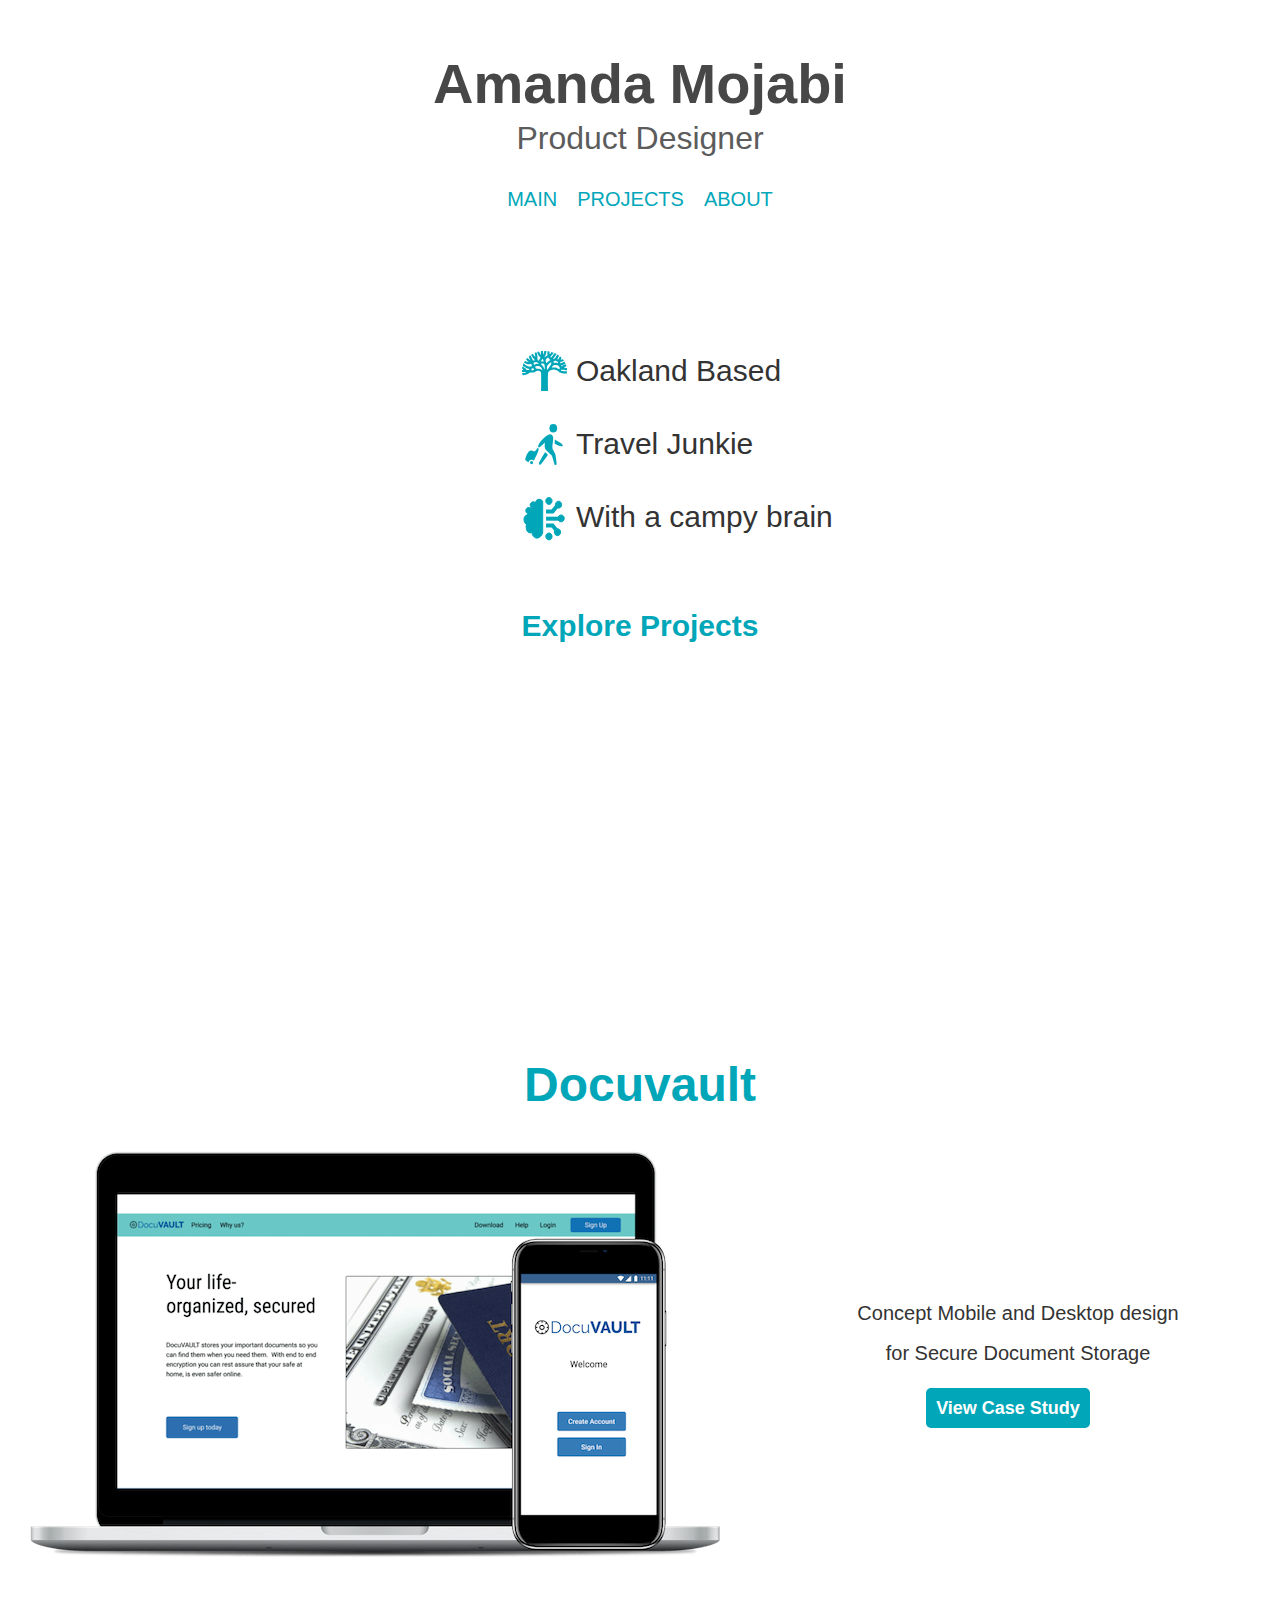
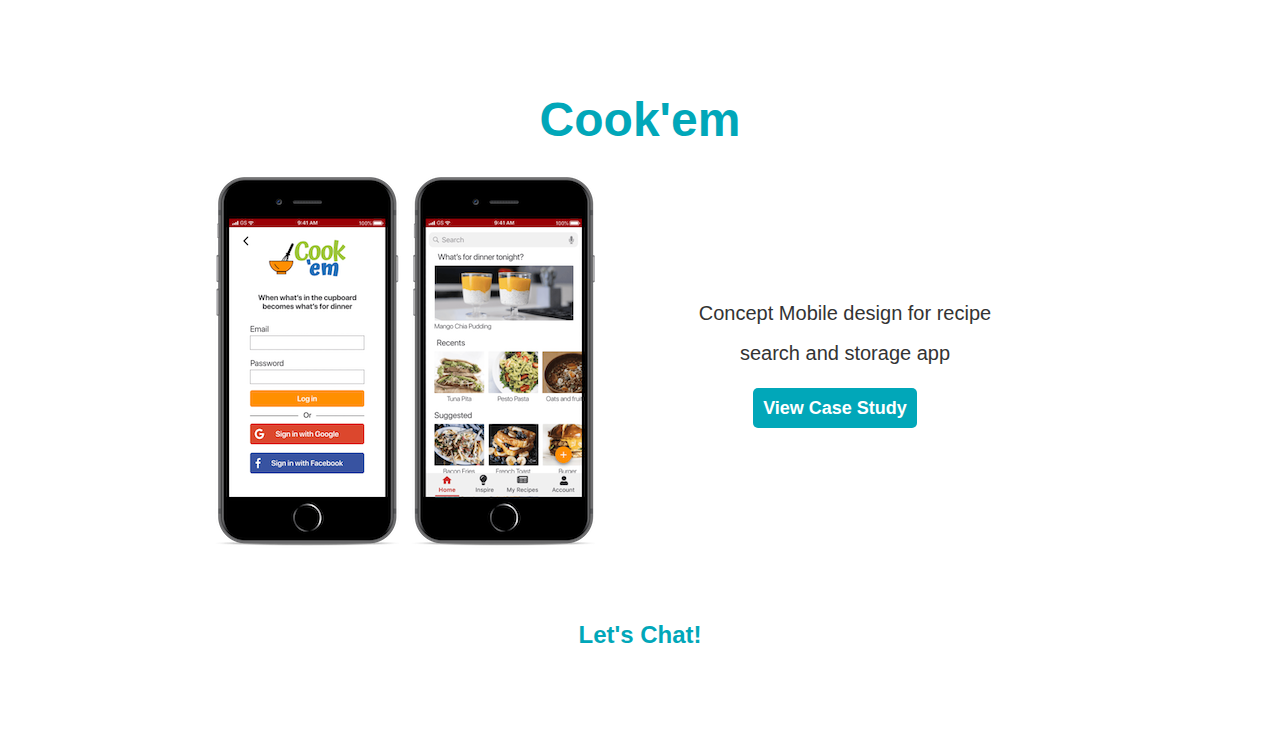
<file: index.html>
<!DOCTYPE html>
<html>
<head>
  <title>Portfolio | Amanda Mojabi</title>
  <meta name="viewport" content="width=device-width,initial-scale=1.0">

  <!-- Custom Styles -->
  <link rel="stylesheet" href="styles/reset.css">
  <link rel="stylesheet" href="styles/main.css">
  <link rel="stylesheet" href="https://use.fontawesome.com/releases/v5.7.0/css/all.css" integrity="sha384-lZN37f5QGtY3VHgisS14W3ExzMWZxybE1SJSEsQp9S+oqd12jhcu+A56Ebc1zFSJ" crossorigin="anonymous">
  <link href="https://fonts.googleapis.com/css?family=Nunito:400,700&display=swap" rel="stylesheet">
  <link href="https://fonts.googleapis.com/css?family=Nunito+Sans:400,700&display=swap" rel="stylesheet">
  <!-- Global site tag (gtag.js) - Google Analytics -->
<script async src="https://www.googletagmanager.com/gtag/js?id=UA-143696275-1"></script>
<script>
  window.dataLayer = window.dataLayer || [];
  function gtag(){dataLayer.push(arguments);}
  gtag('js', new Date());


  gtag('config', 'UA-143696275-1');
</script>

</head>

<body>
  <header>
    <div class="container">
        <h1 class="name">Amanda Mojabi</h1>
        </div>
        <h2 class="title">Product Designer</h2>

  </header>


  <br>


  <nav>
    <div class="nav list">
      <ul>
        <li><a href="index.html">MAIN</a></li>
        <li><a href="#DocuVAULT">PROJECTS</a></li>
        <li><a href="about.html">ABOUT</a></li>
      </ul>
    </div>
  </nav>

<section class="hero">
  <div class="row">
    <div class="column_img">
      <img src="images/tree.svg" alt="Oakland tree">
    </div>
    <div class="column_txt">
      <p class="about">Oakland Based</p>
    </div>
  </div>
  <div class="row">
    <div class="column_img">
      <img src="images/traveler.svg" alt="travel icon">
    </div>
    <div class="column_txt">
      <p class="about">Travel Junkie</p>
    </div>
  </div>
  <div class="row">
    <div class="column_img">
      <img src="images/brain.svg" alt="brain icon">
    </div>
    <div class="column_txt">
      <p class="about">With a campy brain</p><br
    </div>
  </div>
</section>
  <br>


  <!--- Main section -->
  <section>
  <div class="direction">
  <h3 class="direct"><a href="#DocuVAULT">Explore Projects</a><i class="fas fa-map-marker-alt fa"></i></h3>
</div>


</section>

<section>
    <h4 id="DocuVAULT">Docuvault</h4>
  <div class="projectcontainer">
    <div class="doc_img">
      <img src="images/tinypng/maincomp.png" alt="DocuVAULT computer image">
    </div>
    <div class= "doc_txt">
      <p class="docutext">Concept Mobile and Desktop design for Secure Document Storage</p>
      <br>
      <a href="cloud.html" class="primary button btnBorder btnBlueGreen">View Case Study</a>
    </div>
  </div>
</section>
  <br>

  <section>
      <h4 id="Cookem">Cook'em</h4>
    <div class="cookemcontainer">
      <div class="doc_img">
        <img src="images/solo/mockups/finalgroupindex.png" alt="Cook'em phone image">
      </div>
      <div class= "doc_txt">
        <p class="docutext">Concept Mobile design for recipe search and storage app</p>
        <br>
        <a href="solo.html" class="primary button btnBorder btnBlueGreen">View Case Study</a>
      </div>
    </div>
  </section>
  <br>


      <footer>
        <div class="chat">
          <h3 class="connect">Let's Chat!</h3>
        </div>
        <div class="links">
          <ul>
            <li>
              <div class= "linkedin">
                <a class="link" href="https://www.linkedin.com/in/amandamojabi" target="_blank">
                  <i class="fab fa-linkedin-in fa-2x"></i></a>
                </div>
              </li>
              <li>
                <div class="github">
                  <a class="git" href="https://github.com/sunchik02" target="_blank">
                    <i class="fab fa-github fa-2x"></i></a>
                  </div>
                </li>
                <li>
                  <div class="email">
                    <a class="mail" href="mailto:amanda.mojabi@gmail.com" target="_blank">
                      <i class="far fa-envelope fa-2x"></i></a>
                    </div>
                  </li>
                </ul>
              </div>
            </footer>
          </body>
          </html>
</file>
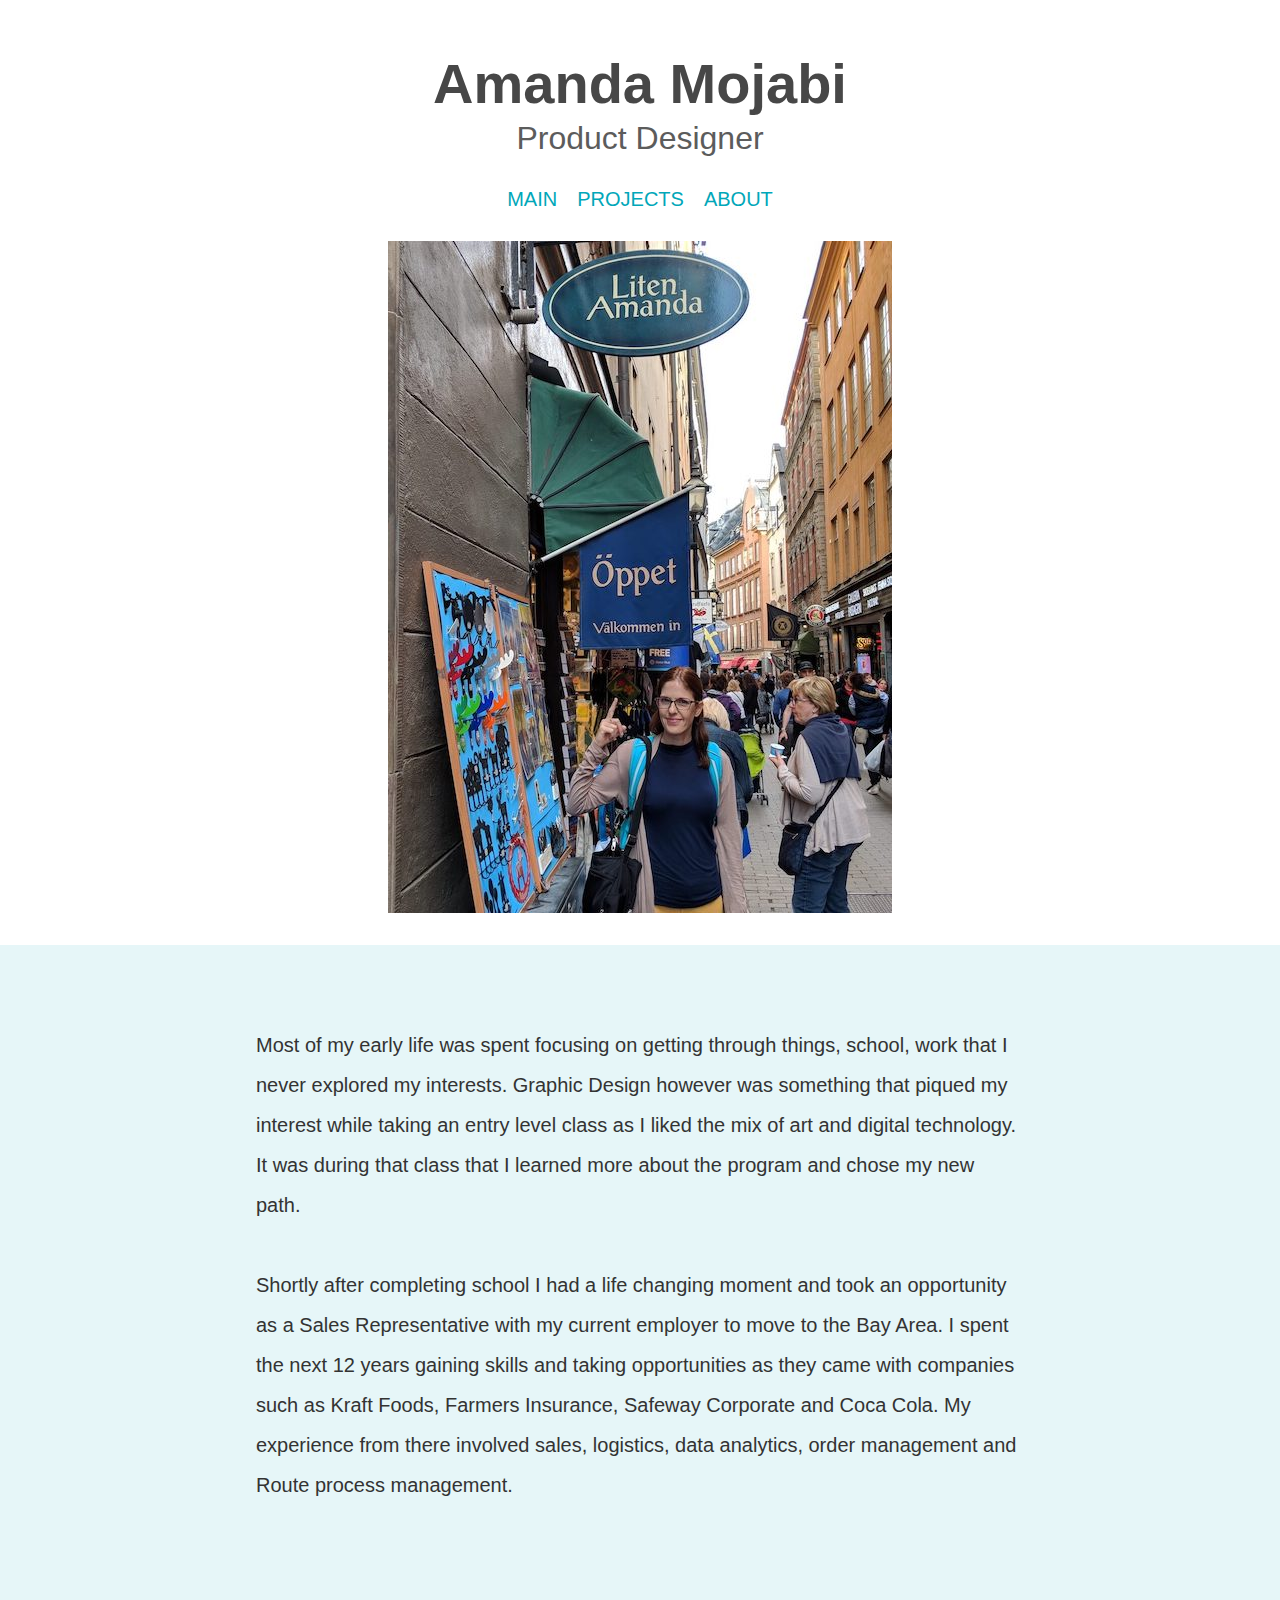
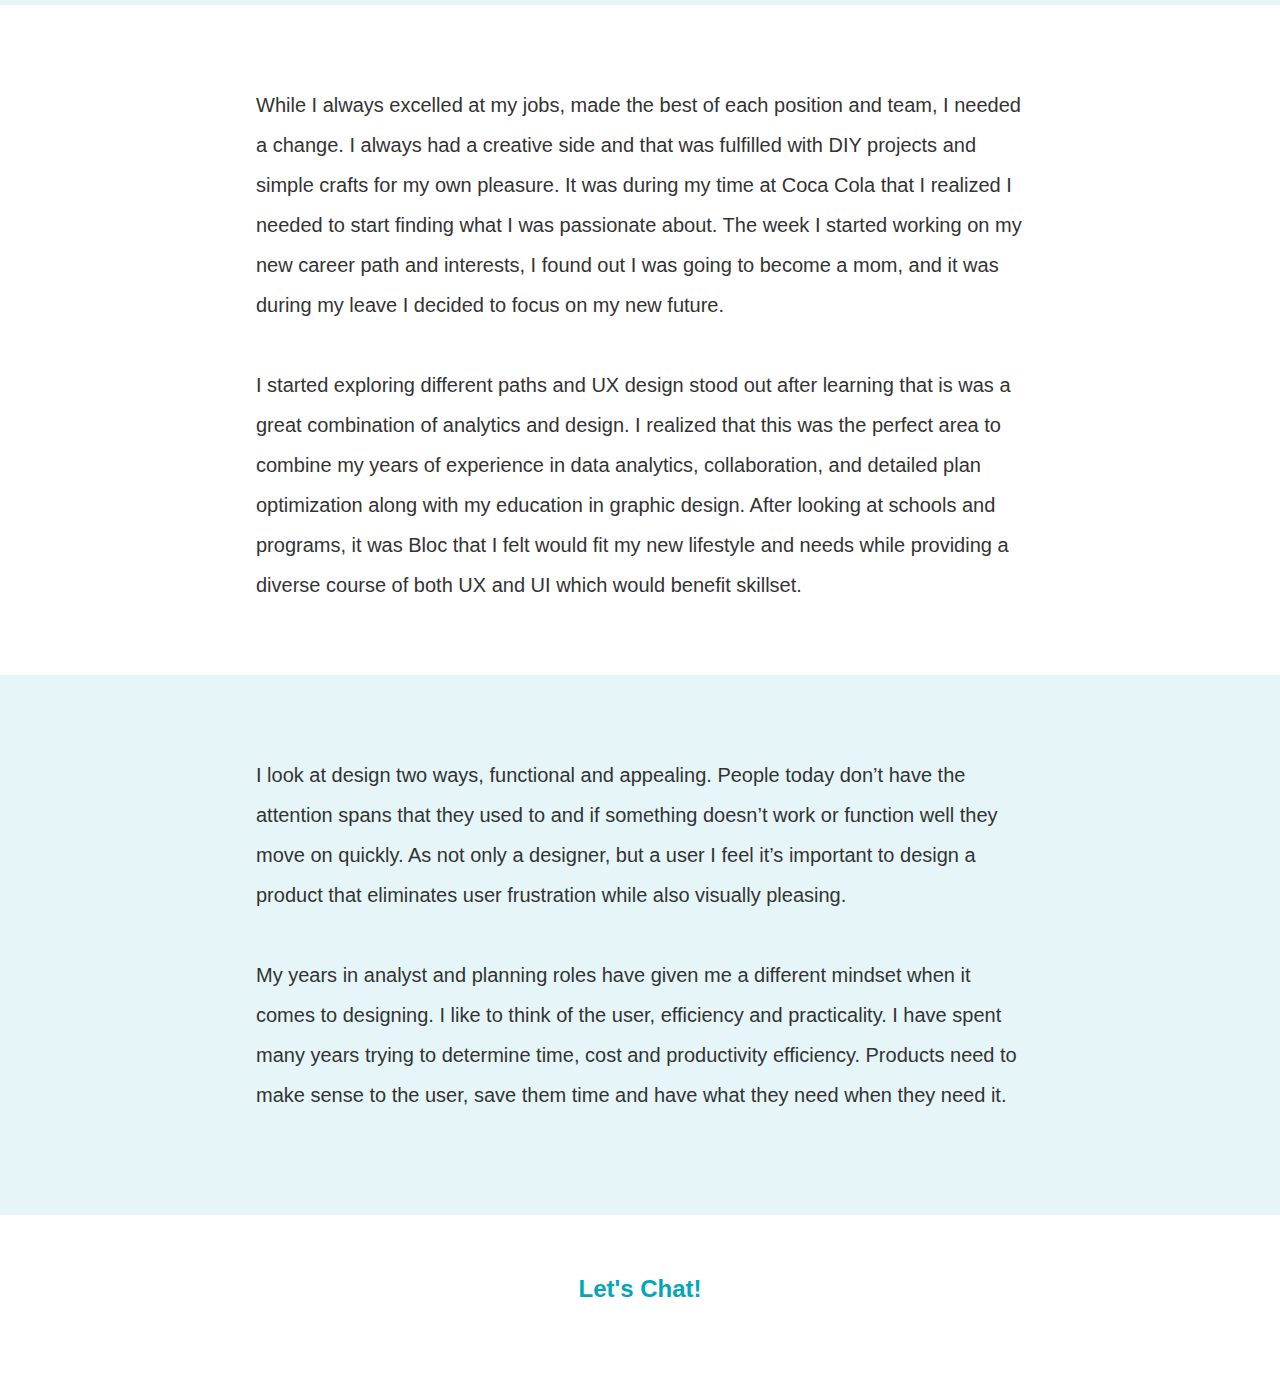
<file: about.html>
<!DOCTYPE html>
<html>
<head>
  <title>Portfolio | Amanda Mojabi</title>
  <meta name="viewport" content="width=device-width,initial-scale=1.0">

  <!-- Custom Styles -->
  <link rel="stylesheet" href="styles/reset.css">
  <link rel="stylesheet" href="styles/main.css">
  <link rel="stylesheet" href="https://use.fontawesome.com/releases/v5.7.0/css/all.css" integrity="sha384-lZN37f5QGtY3VHgisS14W3ExzMWZxybE1SJSEsQp9S+oqd12jhcu+A56Ebc1zFSJ" crossorigin="anonymous">
  <link href="https://fonts.googleapis.com/css?family=Nunito:400,700&display=swap" rel="stylesheet">
  <link href="https://fonts.googleapis.com/css?family=Nunito+Sans:400,700&display=swap" rel="stylesheet">
  <script async src="https://www.googletagmanager.com/gtag/js?id=UA-143696275-1"></script>
  <script>
    window.dataLayer = window.dataLayer || [];
    function gtag(){dataLayer.push(arguments);}
    gtag('js', new Date());


    gtag('config', 'UA-143696275-1');
  </script>


  <body>
    <header>
      <div class="container">
          <h1 class="name">Amanda Mojabi</h1>
          </div>
          <h2 class="title">Product Designer</h2>

    </header>


    <br>
    <nav>
      <div class="nav list">
        <ul>
          <li><a href="index.html">MAIN</a></li>
          <li><a href="index.html#DocuVAULT">PROJECTS</a></li>
          <li><a href="about.html">ABOUT</a></li>
        </ul>
      </div>
    </nav>

    <div class="meimg">
      <img src="images/tinypng/sweden.jpg" alt="Amanda in Sweden">
    </div>
    <div class="metext">
      <div class="color">
      <p class="paratext">Most of my early life was spent focusing on getting through things, school, work that I never explored my interests. Graphic Design however was something that piqued my interest while taking an entry level class as I liked the mix of art and digital technology. It was during that class that I learned more about the program and chose my new path.
        <br><br>

        Shortly after completing school I had a life changing moment and took an opportunity as a Sales Representative with my current employer to move to the Bay Area. I spent the next 12 years gaining skills and taking opportunities as they came with companies such as Kraft Foods, Farmers Insurance, Safeway Corporate and Coca Cola. My experience from there involved sales, logistics, data analytics, order management and Route process management.
        <br><br></p>
      </div>

      <div class="clear">
        <p class="paratext">While I always excelled at my jobs, made the best of each position and team, I needed a change. I always had a creative side and that was fulfilled with DIY projects and simple crafts for my own pleasure. It was during my time at Coca Cola that I realized I needed to start finding what I was passionate about. The week I started working on my new career path and interests, I found out I was going to become a mom, and it was during my leave I decided to focus on my new future.
        <br><br>


        I started exploring different paths and UX design stood out after learning that is was a great combination of analytics and design.  I realized that this was the perfect area to combine my years of experience in data analytics, collaboration, and detailed plan optimization along with my education in graphic design.  After looking at schools and programs, it was Bloc that I felt would fit my new lifestyle and needs while providing a diverse course of both UX and UI which would benefit skillset.</p>
        <br><br></div>

        <div class="color">
        <p class="paratext">I look at design two ways, functional and appealing. People today don’t have the attention spans that they used to and if something doesn’t work or function well they move on quickly. As not only a designer, but a user I feel it’s important to design a product that eliminates user frustration while also visually pleasing.
        <br><br>


        My years in analyst and planning roles have given me a different mindset when it comes to designing. I like to think of the user, efficiency and practicality. I have spent many years trying to determine time, cost and productivity efficiency. Products need to make sense to the user, save them time and have what they need when they need it.<br><br> </p>
      </div>
    </div>


      <footer>
        <div class="chat">
          <h3 class="connect">Let's Chat!</h3>
        </div>
        <div class="links">
          <ul>
            <li>
              <div class= "linkedin">
                <a class="link" href="https://www.linkedin.com/in/amandamojabi" target="_blank">
                  <i class="fab fa-linkedin-in fa-2x"></i></a>
                </div>
              </li>
              <li>
                <div class="github">
                  <a class="git" href="https://github.com/sunchik02" target="_blank">
                    <i class="fab fa-github fa-2x"></i></a>
                  </div>
                </li>
                <li>
                  <div class="email">
                    <a class="mail" href="mailto:amanda.mojabi@gmail.com" target="_blank">
                      <i class="far fa-envelope fa-2x"></i></a>
                    </div>
                  </li>
                </ul>
              </div>
            </footer>
          </body>
          </html>
</file>
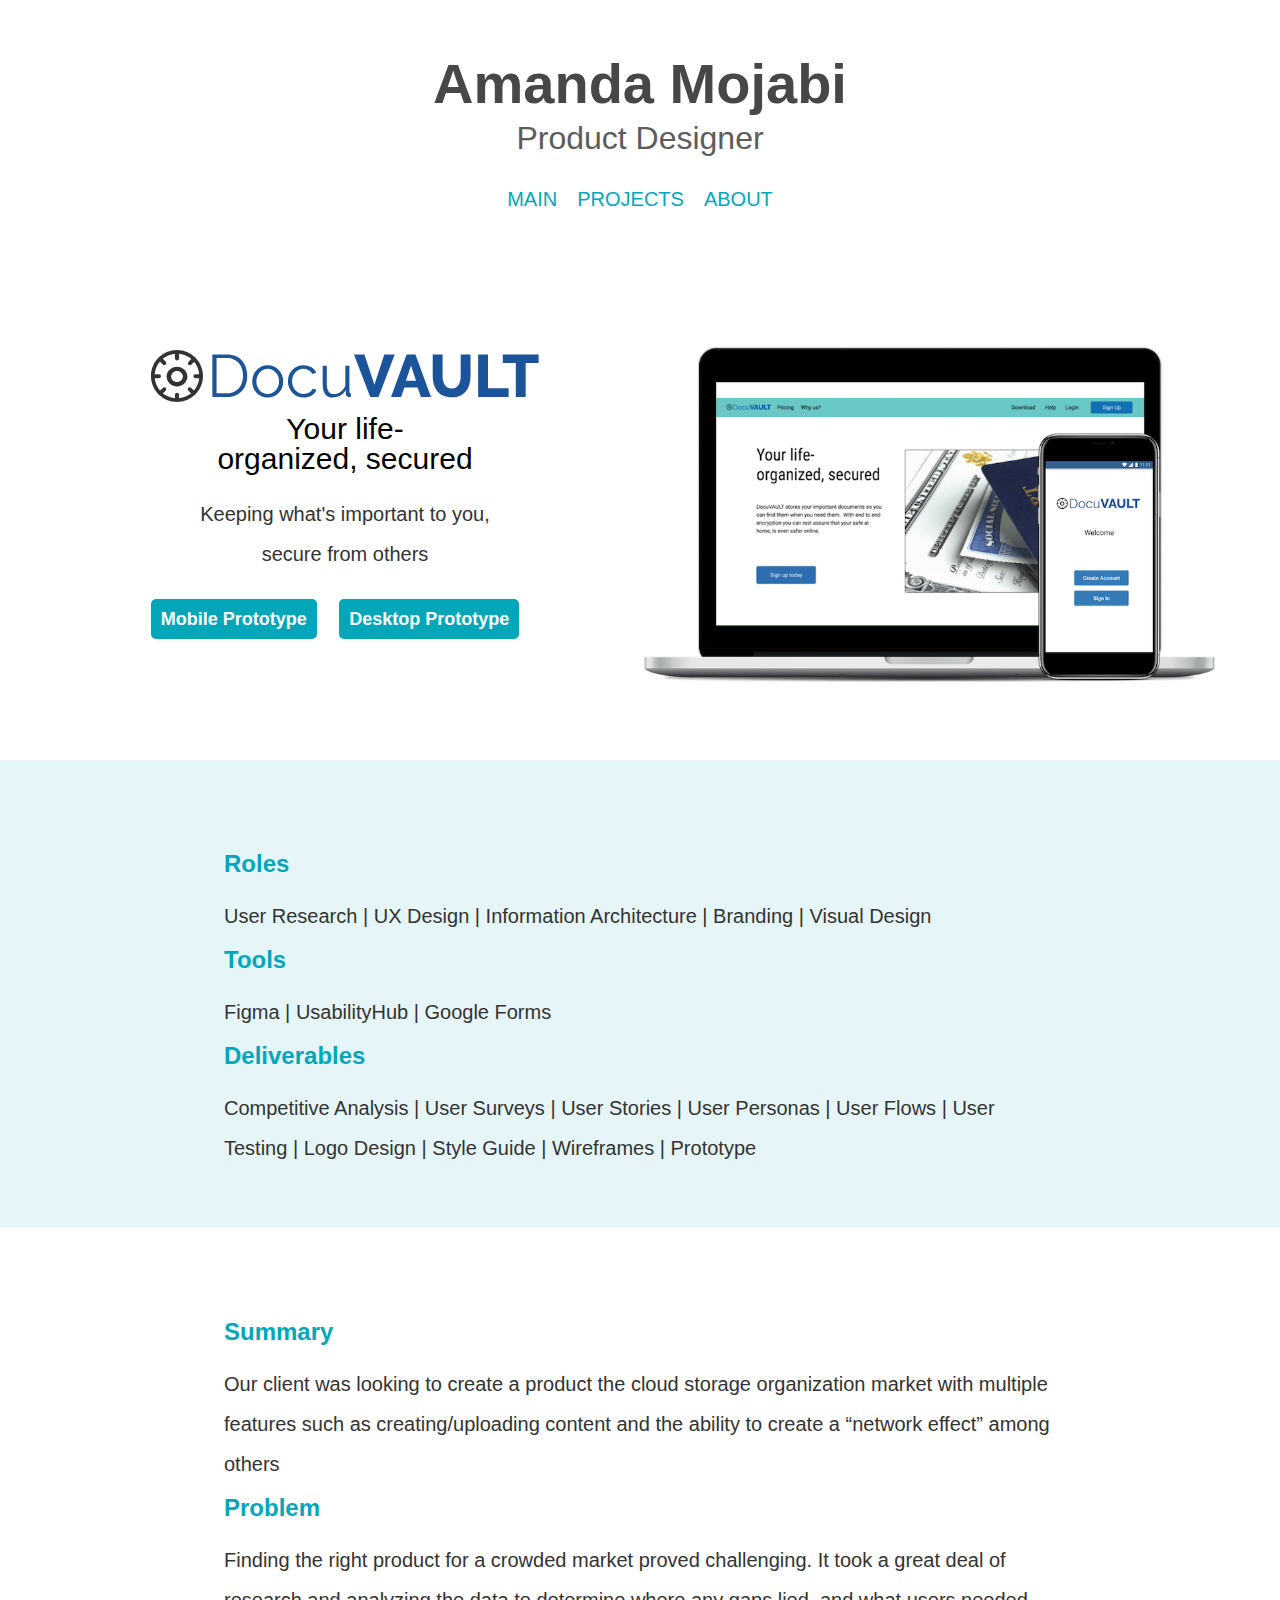
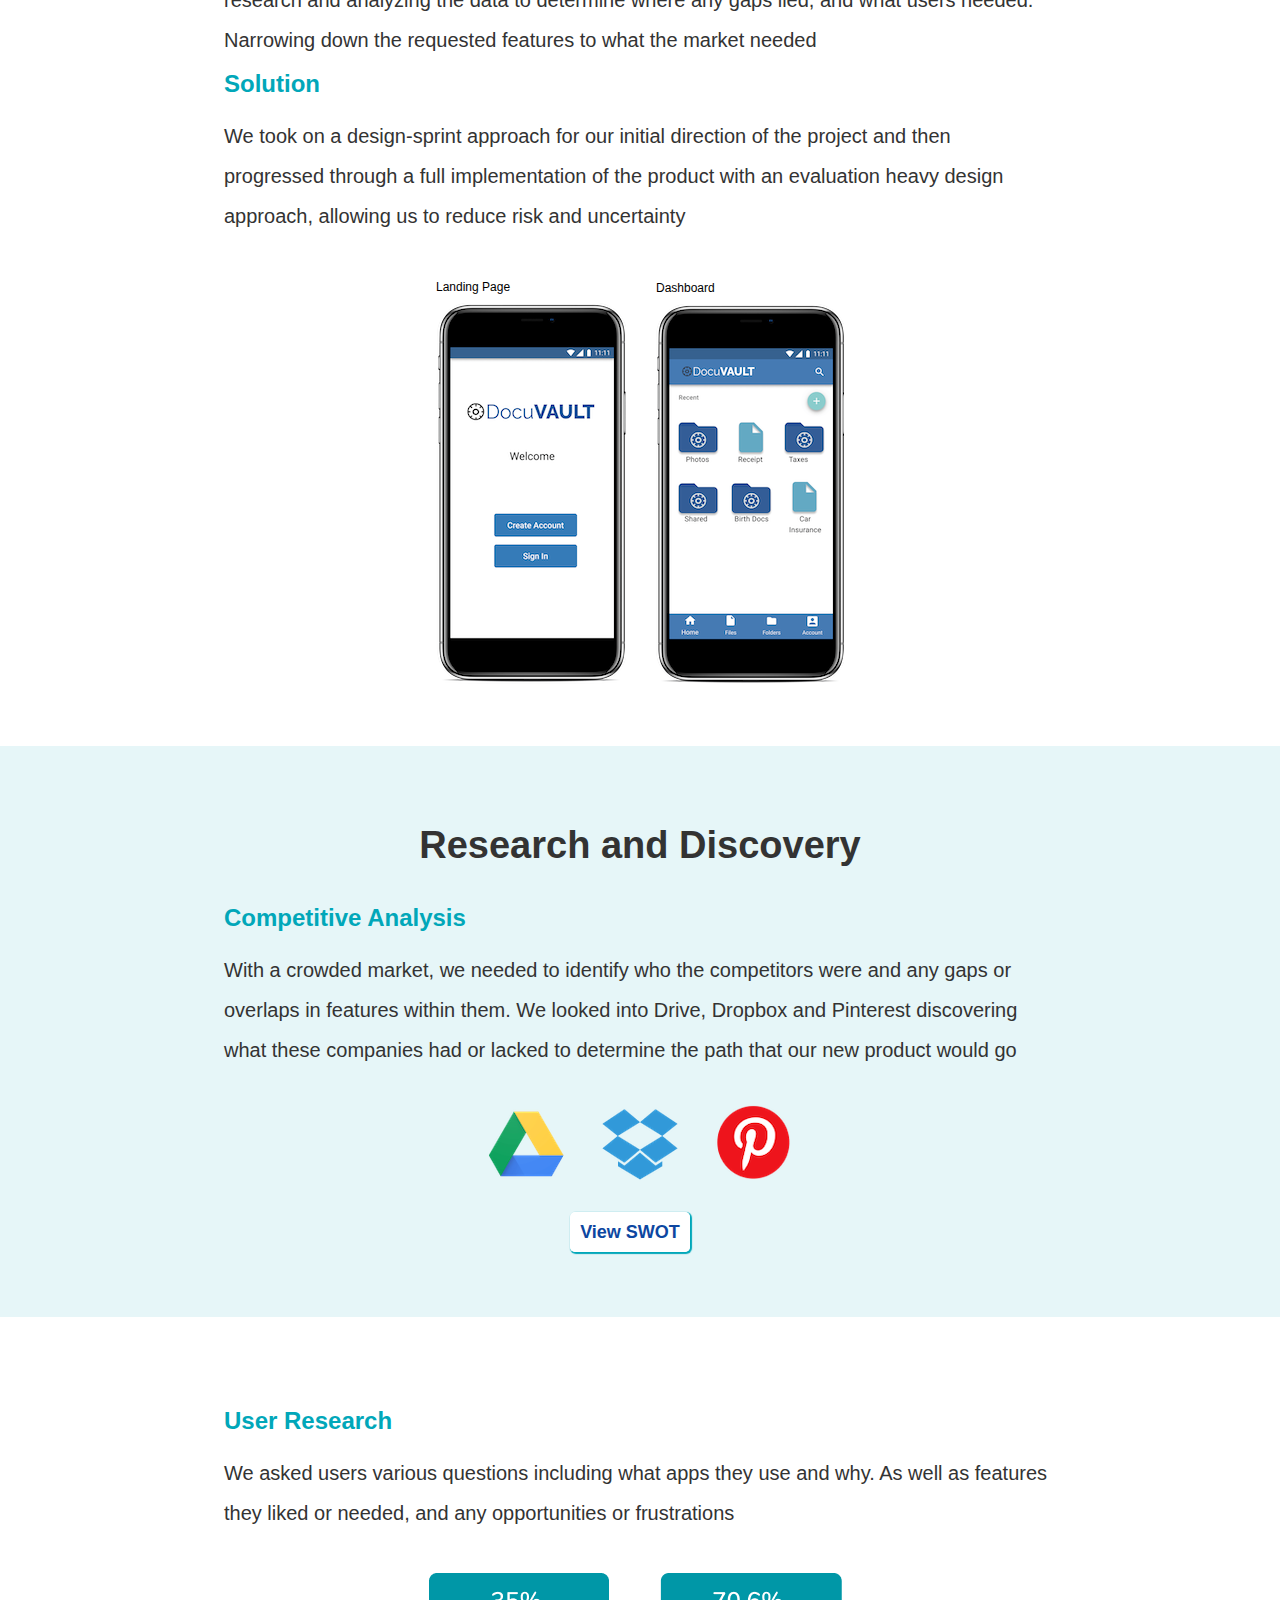
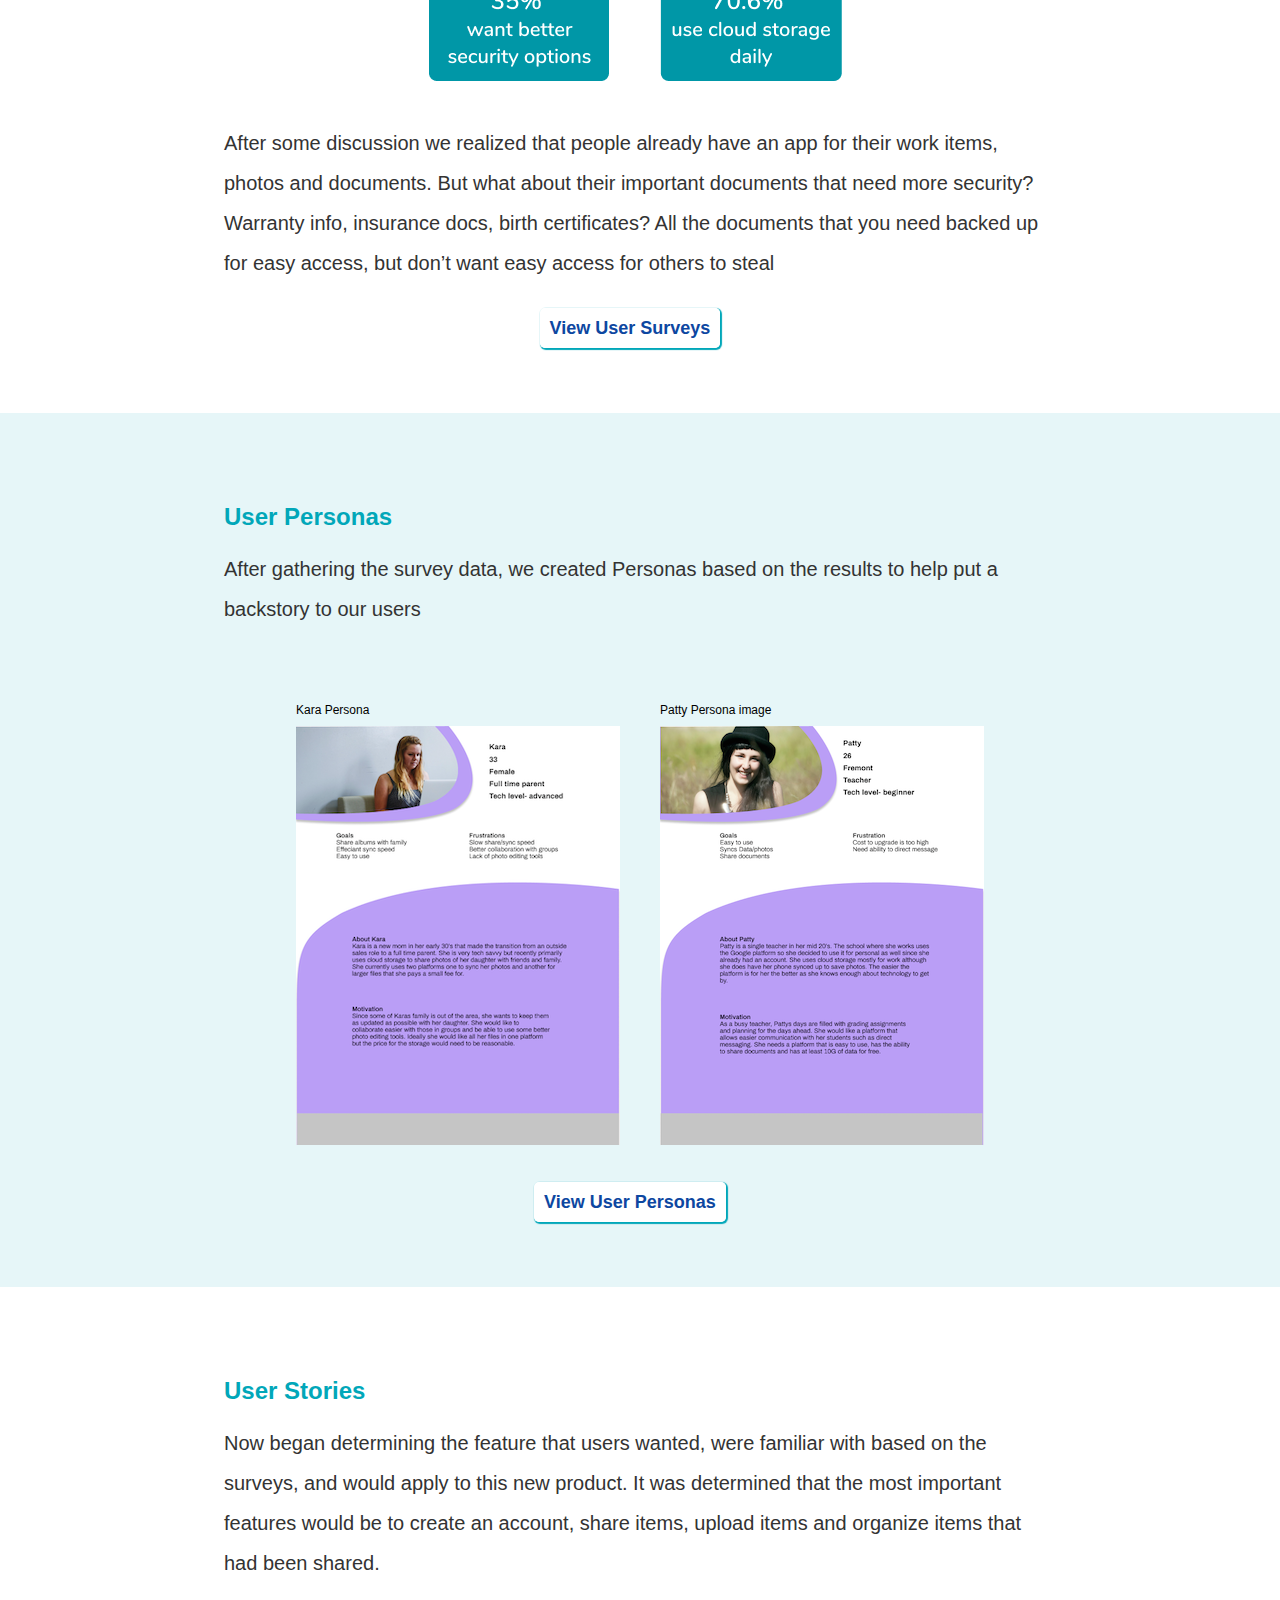
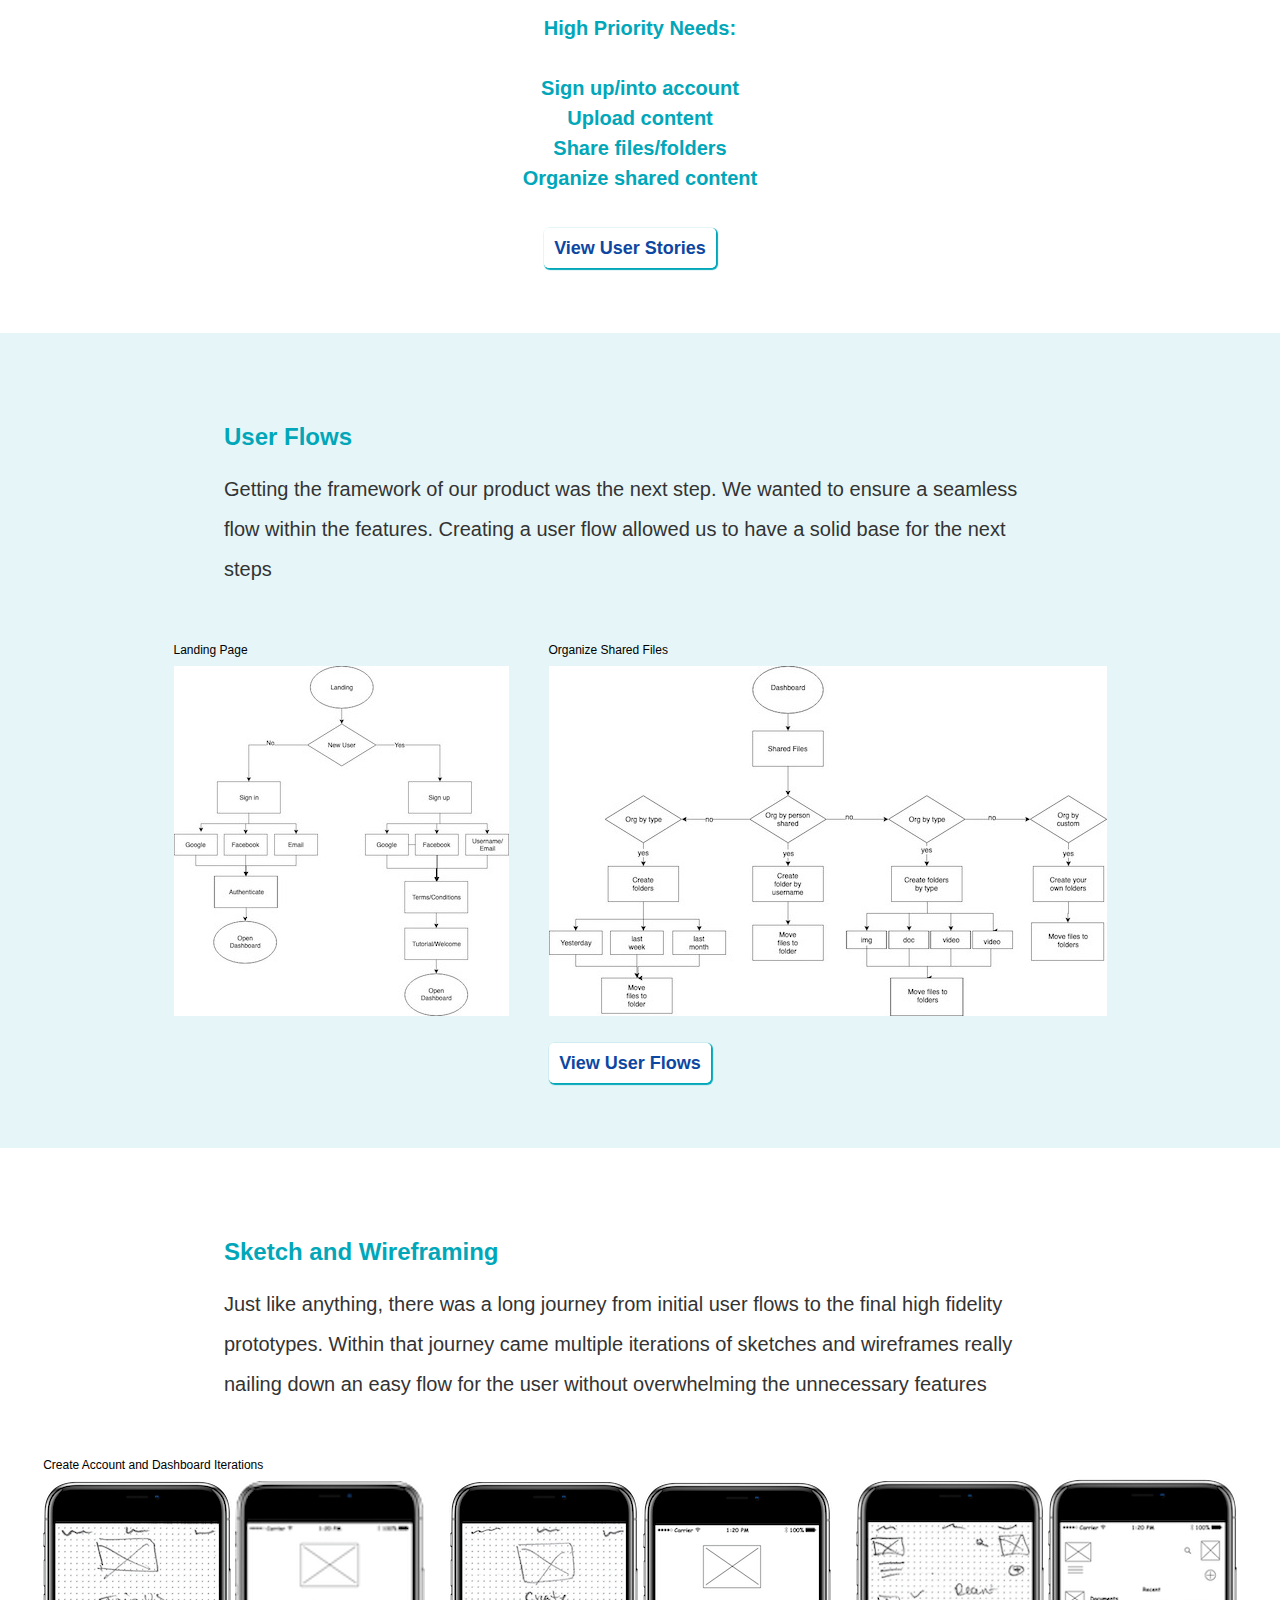
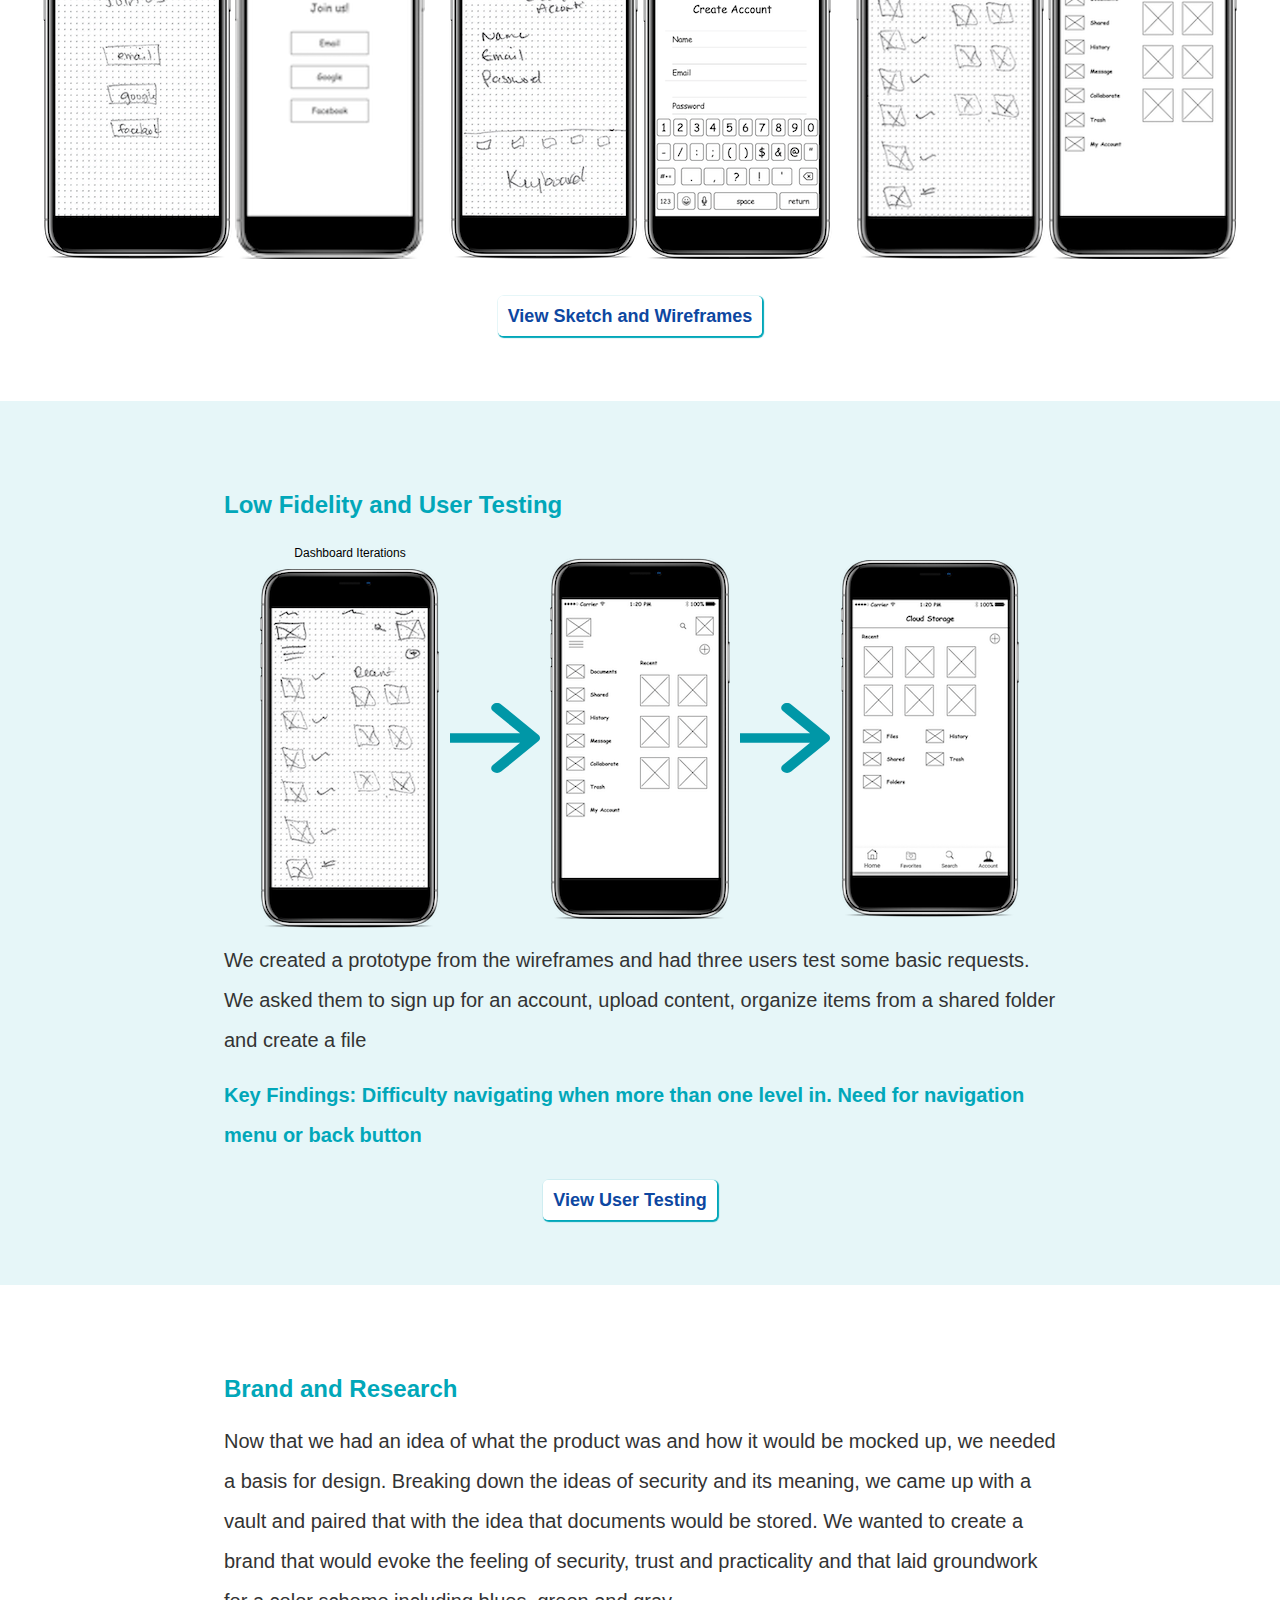
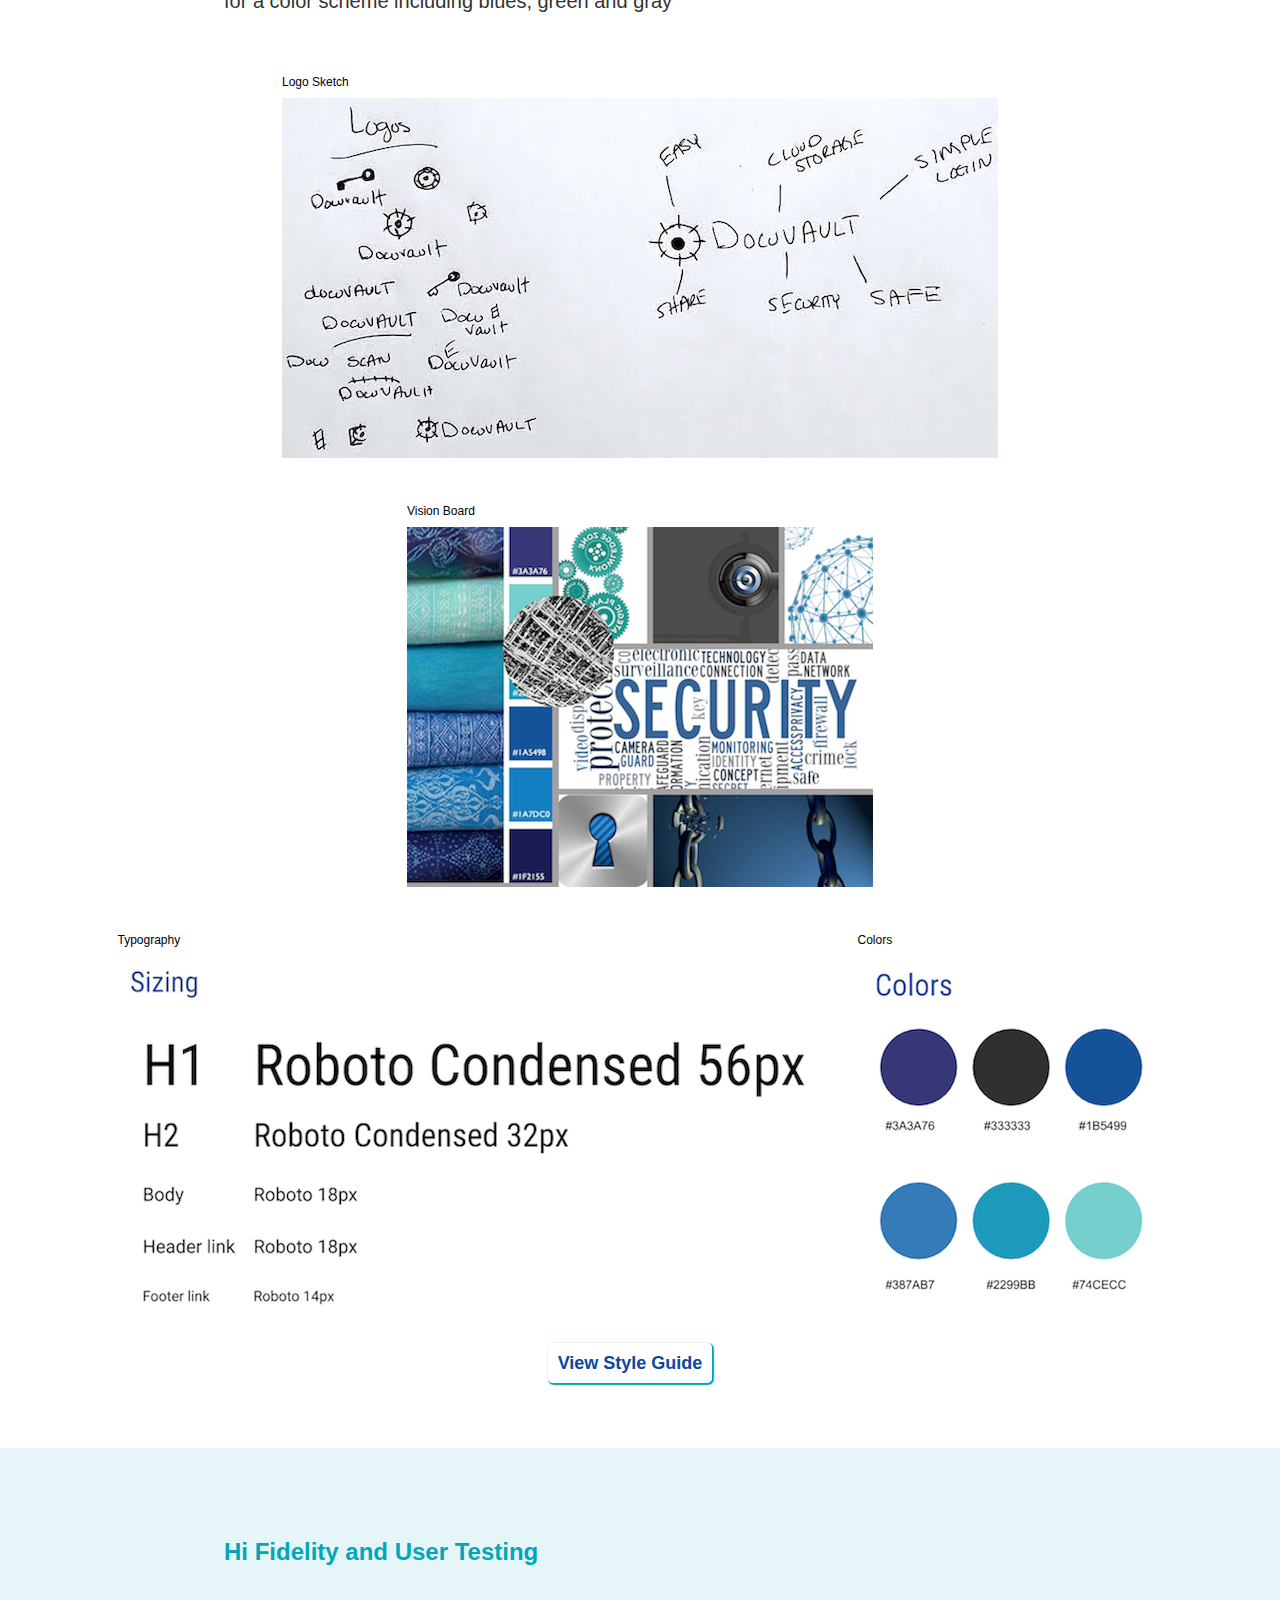
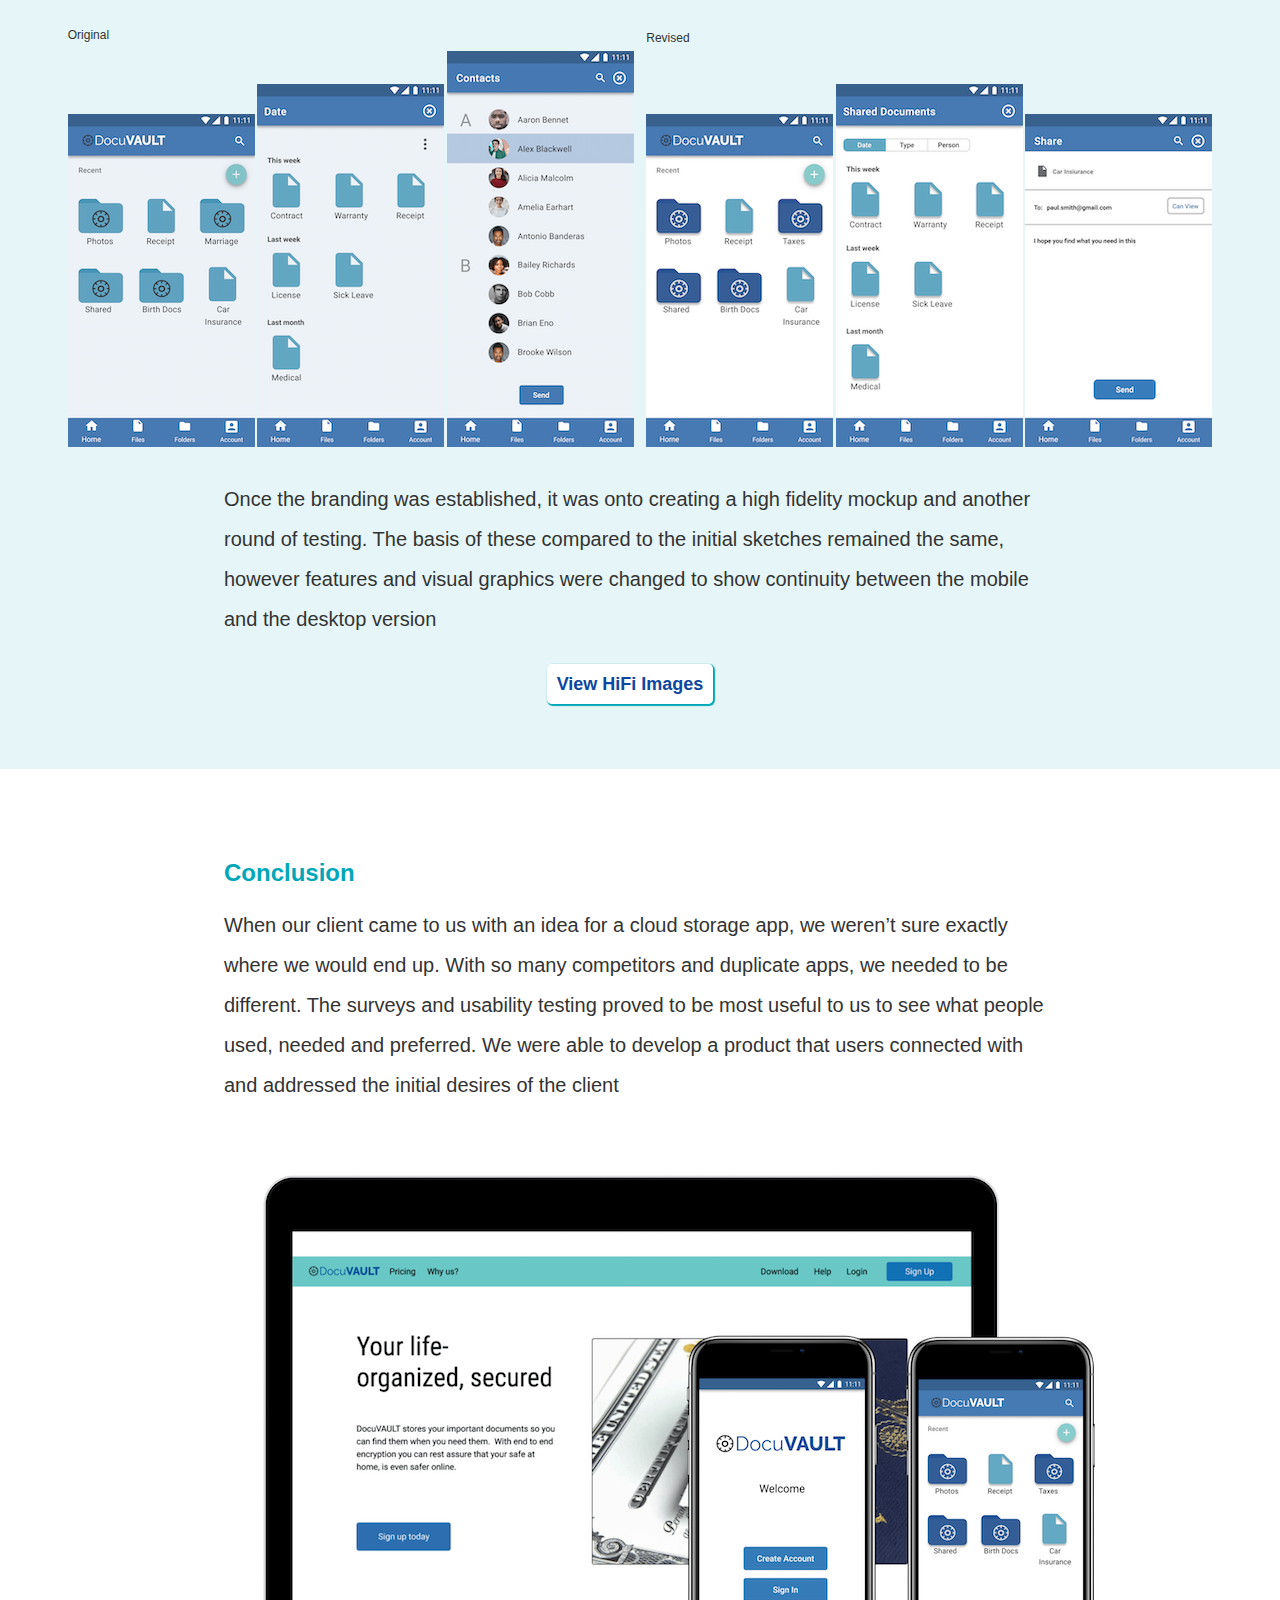
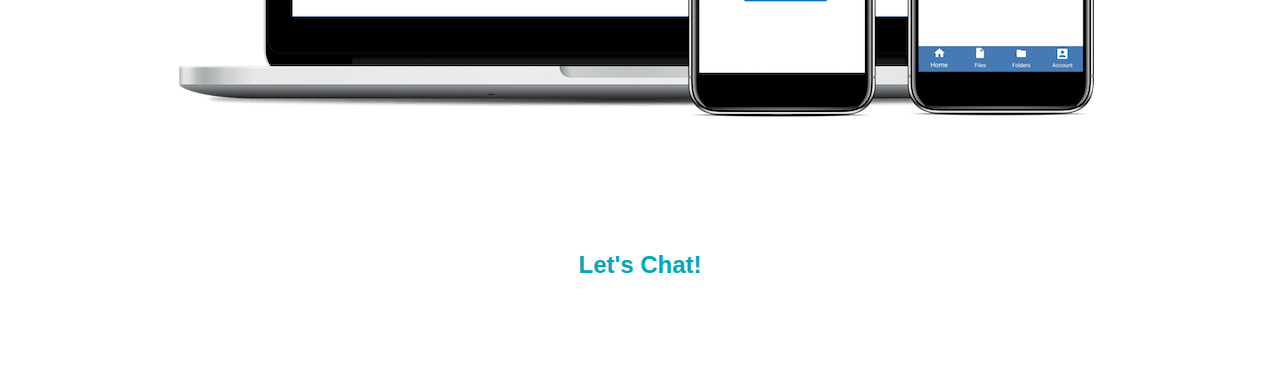
<file: cloud.html>
<!DOCTYPE html>
<html>
<head>
  <title>Portfolio | Amanda Mojabi</title>
  <meta name="viewport" content="width=device-width,initial-scale=1.0">

  <!-- Custom Styles -->
  <link rel="stylesheet" href="styles/reset.css">
  <link rel="stylesheet" href="styles/main.css">
  <link rel="stylesheet" href="https://use.fontawesome.com/releases/v5.7.0/css/all.css" integrity="sha384-lZN37f5QGtY3VHgisS14W3ExzMWZxybE1SJSEsQp9S+oqd12jhcu+A56Ebc1zFSJ" crossorigin="anonymous">
  <link href="https://fonts.googleapis.com/css?family=Nunito:400,700&display=swap" rel="stylesheet">
  <link href="https://fonts.googleapis.com/css?family=Nunito+Sans:400,700&display=swap" rel="stylesheet">
  <script async src="https://www.googletagmanager.com/gtag/js?id=UA-143696275-1"></script>
  <script>
    window.dataLayer = window.dataLayer || [];
    function gtag(){dataLayer.push(arguments);}
    gtag('js', new Date());


    gtag('config', 'UA-143696275-1');
  </script>


  <body>
    <header>
      <div class="container">
          <h1 class="name">Amanda Mojabi</h1>
          </div>
          <h2 class="title">Product Designer</h2>

    </header>


    <br>
    <nav>
      <div class="nav list">
        <ul>
          <li><a href="index.html">MAIN</a></li>
          <li><a href="index.html#DocuVAULT">PROJECTS</a></li>
          <li><a href="about.html">ABOUT</a></li>
        </ul>
      </div>
    </nav>

    <section>
      <div class="cloud-head">
        <div class="columntext">
          <div class="logo">
            <img src="images/tinypng/colorlogo.svg" alt="DocuVAULT logo">
          </div>
          <div class="cloudtagline">
            <h2 class="cloudtag">Your life- <br>organized, secured</h2>
          </div>
          <p class="cloudtext">Keeping what's important to you,<br> secure from others</p><br>
            <a href="https://www.figma.com/proto/NCXcVBA7oMu15uhQ7opj5W/hi-fi-prototype-docuvault-white?node-id=0%3A1&viewport=327%2C316%2C0.0908912867307663&scaling=scale-down" target="_blank" class="primary button btnBorder btnBlueGreen">Mobile Prototype</a>
            <a href="https://www.figma.com/proto/NCXcVBA7oMu15uhQ7opj5W/hi-fi-prototype-docuvault-white?node-id=137%3A31&viewport=216%2C1359%2C0.034603625535964966&scaling=min-zoom" target="_blank" class="primary button btnBorder btnBlueGreen">Desktop Prototype</a>

        </div>
        <div class="columnimg">
          <img src="images/tinypng/docuvaultgroup.png" alt="DocuVAULT computer image">
        </div>
      </div>
    </section>

    <!-- experience -->
    <section>
      <div class="color">
        <h3>Roles</h3>
        <p>User Research | UX Design | Information Architecture | Branding | Visual Design</p>
        <h3>Tools</h3>
        <p>Figma | UsabilityHub | Google Forms</p>
        <h3>Deliverables</h3>
        <p>Competitive Analysis | User Surveys | User Stories | User Personas | User Flows | User Testing | Logo Design | Style Guide | Wireframes | Prototype</p>
      </div>
    </section>

    <!-- role -->
  <section>
  <div class="clear">
    <h3>Summary</h3>
    <p>Our client was looking to create a product the cloud storage organization market with multiple features such as creating/uploading content and the ability to create a “network effect” among others</p>
    <h3>Problem</h3>
    <p>Finding the right product for a crowded market proved challenging. It took a great deal of research and analyzing the data to determine where any gaps lied, and what users needed. Narrowing down the requested features to what the market needed</p>
    <h3>Solution</h3>
    <p>We took on a design-sprint approach for our initial direction of the project and then progressed through a full implementation of the product with an evaluation heavy design approach, allowing us to reduce risk and uncertainty</p>
    <div class="solutioncontainer">
      <figure class="phone-left">
        <figcaption class="phonecap">Landing Page</figcaption>
        <img src="images/tinypng/screens/phonelandinghifi.png" alt="landing page">
      </figure>
      <figure class="phone-right">
        <figcaption class="phonecap">Dashboard</figcaption>
        <img src="images/tinypng/screens/phonedashboard2.png" alt="dashboard page">
      </figure>
    </div>
  </div>
</section>

<!-- competitive analysis -->
<section>
  <div class="color">
    <h2 class="Process-header">Research and Discovery</h2>
    <h3>Competitive Analysis</h3>
    <p>With a crowded market, we needed to identify who the competitors were and any gaps or overlaps in features within them. We looked into Drive, Dropbox and Pinterest discovering what these companies had or lacked to determine the path that our new product would go</p>
    <br>
    <div class="competitors">
      <img src="images/tinypng/competitors.png" alt="Cloud Storage Logos"><br>
    </div>
    <a href="https://drive.google.com/open?id=1GXgK9DTRgFtXAyuIdj9FZHSViLu7ijub" target="_blank" class="secondary button btnBorder btnWhiteGreen">View SWOT</a>
  </div>
</section>

<!-- user research -->
<section>
  <div class="clear">
    <h3>User Research</h3>
    <p>We asked users various questions including what apps they use and why. As well as features they liked or needed, and any opportunities or frustrations</p>
    <br>
    <br>
    <img src="images/tinypng/35.png" alt="fact" class="factone">
    <img src="images/tinypng/70.png" alt="fact" class="facttwo">
    <br>
    <br>
    <p>After some discussion we realized that people already have an app for their work items, photos and documents. But what about their important documents that need more security? Warranty info, insurance docs, birth certificates? All the documents that you need backed up for easy access, but don’t want easy access for others to steal</p>
    <div class="survey-button">
      <a href="https://docs.google.com/forms/d/1E5ToG486VV7oUx4wnuw42NyJgK0-MTyoR64apBZvE5s/edit?usp=sharing" target="_blank" class="secondary button btnBorder btnWhiteGreen">View User Surveys</a>
  </div>
</div>
</section>

<!-- personas -->
<section>
  <div class="color">
    <h3>User Personas</h3>
    <p>After gathering the survey data, we created Personas based on the results to help put a backstory to our users</p>
      <div class="persona-container">
        <figure class="Kara">
          <figcaption class="personacap">Kara Persona</figcaption>
          <img src="images/tinypng/Kara.png" alt="Kara Persona image">
        </figure>

        <figure class="Patty">
          <figcaption class="personacap">Patty Persona image</figcaption>
          <img src="images/tinypng/Patty.png" alt="Patty Persona">
        </figure>
      </div>
      <div class="googlelink">
        <a href="https://drive.google.com/open?id=1Gs_RXYLeEFeuMtVIJDLdWQ-r1y6BDfNk" target="_blank" class="secondary button btnBorder btnWhiteGreen">View User Personas</a>
        </div>
      </div>
    </section>

<!-- stories -->
    <section>
      <div class="clear">
        <h3>User Stories</h3>
        <p>Now began determining the feature that users wanted, were familiar with based on the surveys, and would apply to this new product. It was determined that the most important features would be to create an account, share items, upload items and organize items that had been shared.</p>
          <div class="persona-container">
            <p class="personafact">High Priority Needs:<br><br>
                    Sign up/into account<br>
                    Upload content<br>
                    Share files/folders<br>
                    Organize shared content</p>
          </div>
          <div class="googlelink">
            <a href="https://drive.google.com/open?id=1Gs_RXYLeEFeuMtVIJDLdWQ-r1y6BDfNk" target="_blank" class="secondary button btnBorder btnWhiteGreen">View User Stories</a>
            </div>
          </div>
        </section>

<!-- user flows -->
<section>
  <div class="color">
    <h3>User Flows</h3>
    <p>Getting the framework of our product was the next step. We wanted to ensure a seamless flow within the features. Creating a user flow allowed us to have a solid base for the next steps<p>
      <div class="flow-container">
        <figure class="landing-container">
          <figcaption class="flowcap">Landing Page</figcaption>
          <img src="images/tinypng/signup_in.jpg" alt="Landing<Page">
        </figure>
        <figure class="organize-container">
          <figcaption class="flowcap">Organize Shared Files</figcaption>
          <img src="images/tinypng/organize.jpg" alt="Organize Shared Files">
        </figure>
      </div>
      <div class="googlelink">
          <a href="https://drive.google.com/drive/folders/1pFWuWN5kYC4MpLBzZVHMZPkG0g9Lr1P3?usp=sharinghere" target="_blank" class="secondary button btnBorder btnWhiteGreen">View User Flows</a>
        </div>
      </div>
    </section>

    <!-- sketch/wireframes -->
    <section>
      <div class="clear">
        <h3>Sketch and Wireframing</h3>
        <p>Just like anything, there was a long journey from initial user flows to the final high fidelity prototypes. Within that journey came multiple iterations of sketches and wireframes really nailing down an easy flow for the user without overwhelming the unnecessary features</p>
        <div class="screen-container">
          <div class="joinus-container">
            <figure class="joinus">
              <figcaption class="screencap">Create Account and Dashboard Iterations</figcaption>
              <img src="images/tinypng/screens/phonejoinussketch.png" alt="join us sketch">
              <img src="images/tinypng/screens/phonejoinuslofi.png" alt="joinuslofi">
            </figure>
          </div>
          <div id="joinus-container">
            <figure class="joinus">
              <figcaption class="screencap">Create Account and Dashboard Iterations</figcaption>
              <img src="images/tinypng/screens/cropphonejoinussketch.png" alt="join us sketch">
              <img src="images/tinypng/screens/cropphonejoinuslofi.png" alt="joinuslofi">
            </figure>
          </div>
          <div class="create-container">
            <img src="images/tinypng/screens/phonecreateacctsketch.png" alt="create acct sketch">
            <img src="images/tinypng/screens/phonecreatelofi.png" alt="create acct lofi">
          </div>
          <div id="create-container">
            <img src="images/tinypng/screens/cropphonecreateacctsketch.png" alt="create acct sketch">
            <img src="images/tinypng/screens/cropphonecreatelofi.png" alt="create acct lofi">
          </div>
          <div class="dash-container">
            <img src="images/tinypng/screens/phonedashsketch.png" alt="dashboard sketch">
            <img src="images/tinypng/screens/phonedashlofi1.png" alt="dashboard lofi">
          </div>
          <div id="dash-container">
            <img src="images/tinypng/screens/cropphonedashboardsketch.png" alt="dashboard sketch">
            <img src="images/tinypng/screens/cropphonedashboardlofi1.png" alt="dashboard lofi">
          </div><br>
          <div class="googlelink">
        <a href="https://drive.google.com/open?id=1pgQAIw94HNYDoXlTJlpH8Ob7z3IvhEJr" target="_blank" class="secondary button btnBorder btnWhiteGreen">View Sketch and Wireframes</a>
      </div>
        </div>
      </div>

    </section>

    <!-- lofidelity -->
    <section>
      <div class="color">
        <h3>Low Fidelity and User Testing</h3>
        <div class="lofi-container">

          <div class="dashboard-container">

              <h6 class="loficap">Dashboard Iterations</h6>
            <div class="dashboard">
              <img src="images/tinypng/screens/phonedashboardsketch.png" alt="dashboard sketch">
            </div>
            <div id="dashboard">
              <img src="images/tinypng/screens/croppedphonedashboardsketch.png" alt="dashboard sketch">
            </div>
          </div>
          <div class="arrow1">
            <img src="images/tinypng/arrowacross.svg" alt="arrow">
          </div>
          <div id="arrow1">
            <img src="images/tinypng/arrowdown.svg" alt="arrow">
          </div>
          <br>
          <div class="lofi1-container">
            <img src="images/tinypng/screens/phonedashboardlofi1.png" alt="dashboard lofi">
          </div>
          <div id="lofi1-container">
            <img src="images/tinypng/screens/croppedphonedashboardlofi1.png" alt="dashboard lofi">
          </div>
          <div class="arrow2">
            <img src="images/tinypng/arrowacross.svg" alt="arrow">
          </div>
          <div id="arrow2">
            <img src="images/tinypng/arrowdown.svg" alt="arrow">
          </div>
          <br>
          <div class="lofi2-container">
            <img src="images/tinypng/screens/phonedashboardlofi2.png" alt="dashboard lofi">
          </div>
          <div id="lofi2-container">
            <img src="images/tinypng/screens/cropphonedashboardlofi2.png" alt="dashboard lofi">
          </div>
        </div>
        <p>We created a prototype from the wireframes and had three users test some basic requests. We asked them to sign up for an account, upload content, organize items from a shared folder and create a file</p>
        <p class="keyfact">Key Findings: Difficulty navigating when more than one level in. Need for navigation menu or back button</p>
        <div class="googlelink">
      <a href="https://docs.google.com/document/d/1YDuPqOE5cLDYXOrkCBkBsAcjfJynhK2SCCtW33JIQAA/edit?usp=sharing" target="_blank" class="secondary button btnBorder btnWhiteGreen">View User Testing</a>
    </div>
      </div>
    </section>


    <!-- branding -->
    <section>
      <div class="clear">
        <h3>Brand and Research</h3>
        <p>Now that we had an idea of what the product was and how it would be mocked up, we needed a basis for design. Breaking down the ideas of security and its meaning, we came up with a vault and paired that with the idea that documents would be stored. We wanted to create a brand that would evoke the feeling of security, trust and practicality and that laid groundwork for a color scheme including blues, green and gray</p>
        <br>
        <div class="brand-container">
          <div class="logo-container">
            <figure class="brand">
              <figcaption class="brandcap">Logo Sketch</figcaption>
              <img src="images/tinypng/logo.jpg" alt="logo sketches">
            </figure>
          </div>
          <div class="vision-container">
            <figure class="brand">
              <figcaption class="brandcap">Vision Board</figcaption>
              <img src="images/tinypng/visionboard.png" alt="vision board">
            </figure>
          </div>
          <br><br>
            <div class="type-container">
              <figure class="brand">
                <figcaption class="brandcap">Typography</figcaption>
                <img src="images/tinypng/type.png" alt="typography">
              </figure>
            </div>
              <div class="color-container">
                <figure class="brand">
                  <figcaption class="brandcap">Colors</figcaption>
                  <img src="images/tinypng/colors.png" alt="colors">
                </figure>
              </div>
          </div>
          <div class="googlelink">
        <a href="https://drive.google.com/open?id=12QWC7BT56_SE22AnLSybuWdI3Qp7UFzb" target="_blank" class="secondary button btnBorder btnWhiteGreen">View Style Guide</a>
      </div>
      </div>
    </section>

    <!-- hi fidelity -->
    <section>
      <div class="color">
        <h3>Hi Fidelity and User Testing</h3>
        <div class="hifi-container">
          <figure class="original-container">
            <figcaption class="originalcap">Original</figcaption>
            <img src="images/tinypng/screens/dashboardhifi1.png" alt="dashboard">
            <img src="images/tinypng/screens/organizehifi1.png" alt="organize file">
            <img src="images/tinypng/screens/sharefilehifi1.png" alt="share file">
          </figure>

          <figure class="revised-container">
            <figcaption class="revisedcap">Revised</figcaption>
            <img src="images/tinypng/screens/dashboardhifi2.png" alt="dashboard">
            <img src="images/tinypng/screens/organizehifi2.png" alt="organize file">
            <img src="images/tinypng/screens/sharefilehifi2.png" alt="share file">
          </figure>
          <figure id="original-container">
            <figcaption class="originalcap">Original</figcaption>
            <img src="images/tinypng/screens/dashboardhifi1crop.png" alt="dashboard">
            <img src="images/tinypng/screens/organizehifi1crop.png" alt="organize file">
            <img src="images/tinypng/screens/sharefilehifi1crop.png" alt="share file">
          </figure>
          <figure id="revised-container">
            <figcaption class="revisedcap">Revised</figcaption>
            <img src="images/tinypng/screens/dashboardhifi2crop.png" alt="dashboard">
            <img src="images/tinypng/screens/organizehifi2crop.png" alt="organize file">
            <img src="images/tinypng/screens/sharefilehifi2crop.png" alt="share file">
          </figure>
          <p>Once the branding was established, it was onto creating a high fidelity mockup and another round of testing. The basis of these compared to the initial sketches remained the same, however features and visual graphics were changed to show continuity between the mobile and the desktop version</p>
          <div class="googlelink">
        <a href="https://drive.google.com/open?id=1t0Rd0Sr-w486YvdV70ITQ88O4M-1nmo9" target="_blank" class="secondary button btnBorder btnWhiteGreen">View HiFi Images</a>
      </div>
        </div>
      </div>
    </section>

    <!-- conclusion -->
    <section>
      <div class="clear">
        <h3>Conclusion</h3>
        <p>When our client came to us with an idea for a cloud storage app, we weren’t sure exactly where we would end up. With so many competitors and duplicate apps, we needed to be different. The surveys and usability testing proved to be most useful to us to see what people used, needed and preferred. We were able to develop a product that users connected with and addressed the initial desires of the client</p>
        <div class="final">
          <img src="images/tinypng/Group.png" alt="DocuVAULT screen group">
        </div>
      </div>
    </section>




    <footer>
      <div class="chat">
        <h3 class="connect">Let's Chat!</h3>
      </div>
      <div class="links">
        <ul>
          <li>
            <div class= "linkedin">
              <a class="link" href="https://www.linkedin.com/in/amandamojabi" target="_blank">
                <i class="fab fa-linkedin-in fa-2x"></i></a>
              </div>
            </li>
            <li>
              <div class="github">
                <a class="git" href="https://github.com/sunchik02" target="_blank">
                  <i class="fab fa-github fa-2x"></i></a>
                </div>
              </li>
              <li>
                <div class="email">
                  <a class="mail" href="mailto:amanda.mojabi@gmail.com" target="_blank">
                    <i class="far fa-envelope fa-2x"></i></a>
                  </div>
                </li>
              </ul>
            </div>
          </footer>
        </body>
        </html>
</file>
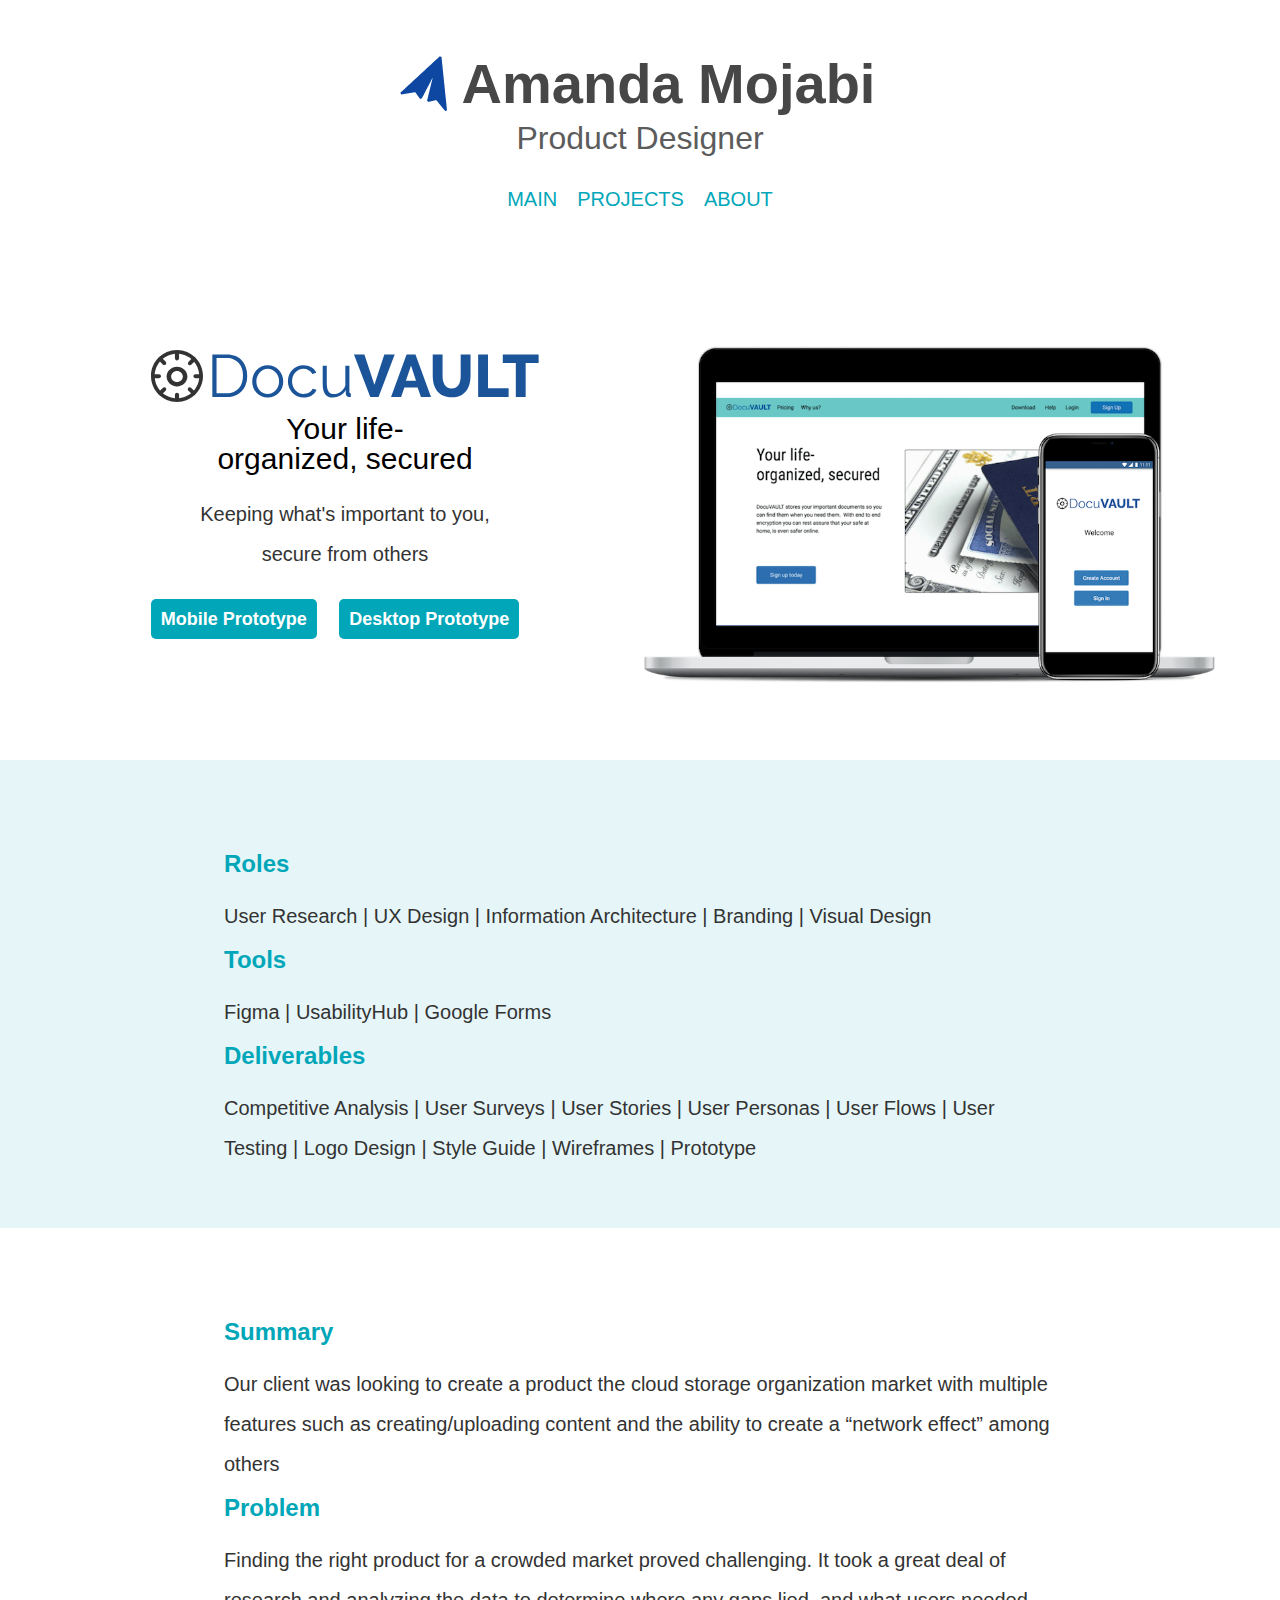
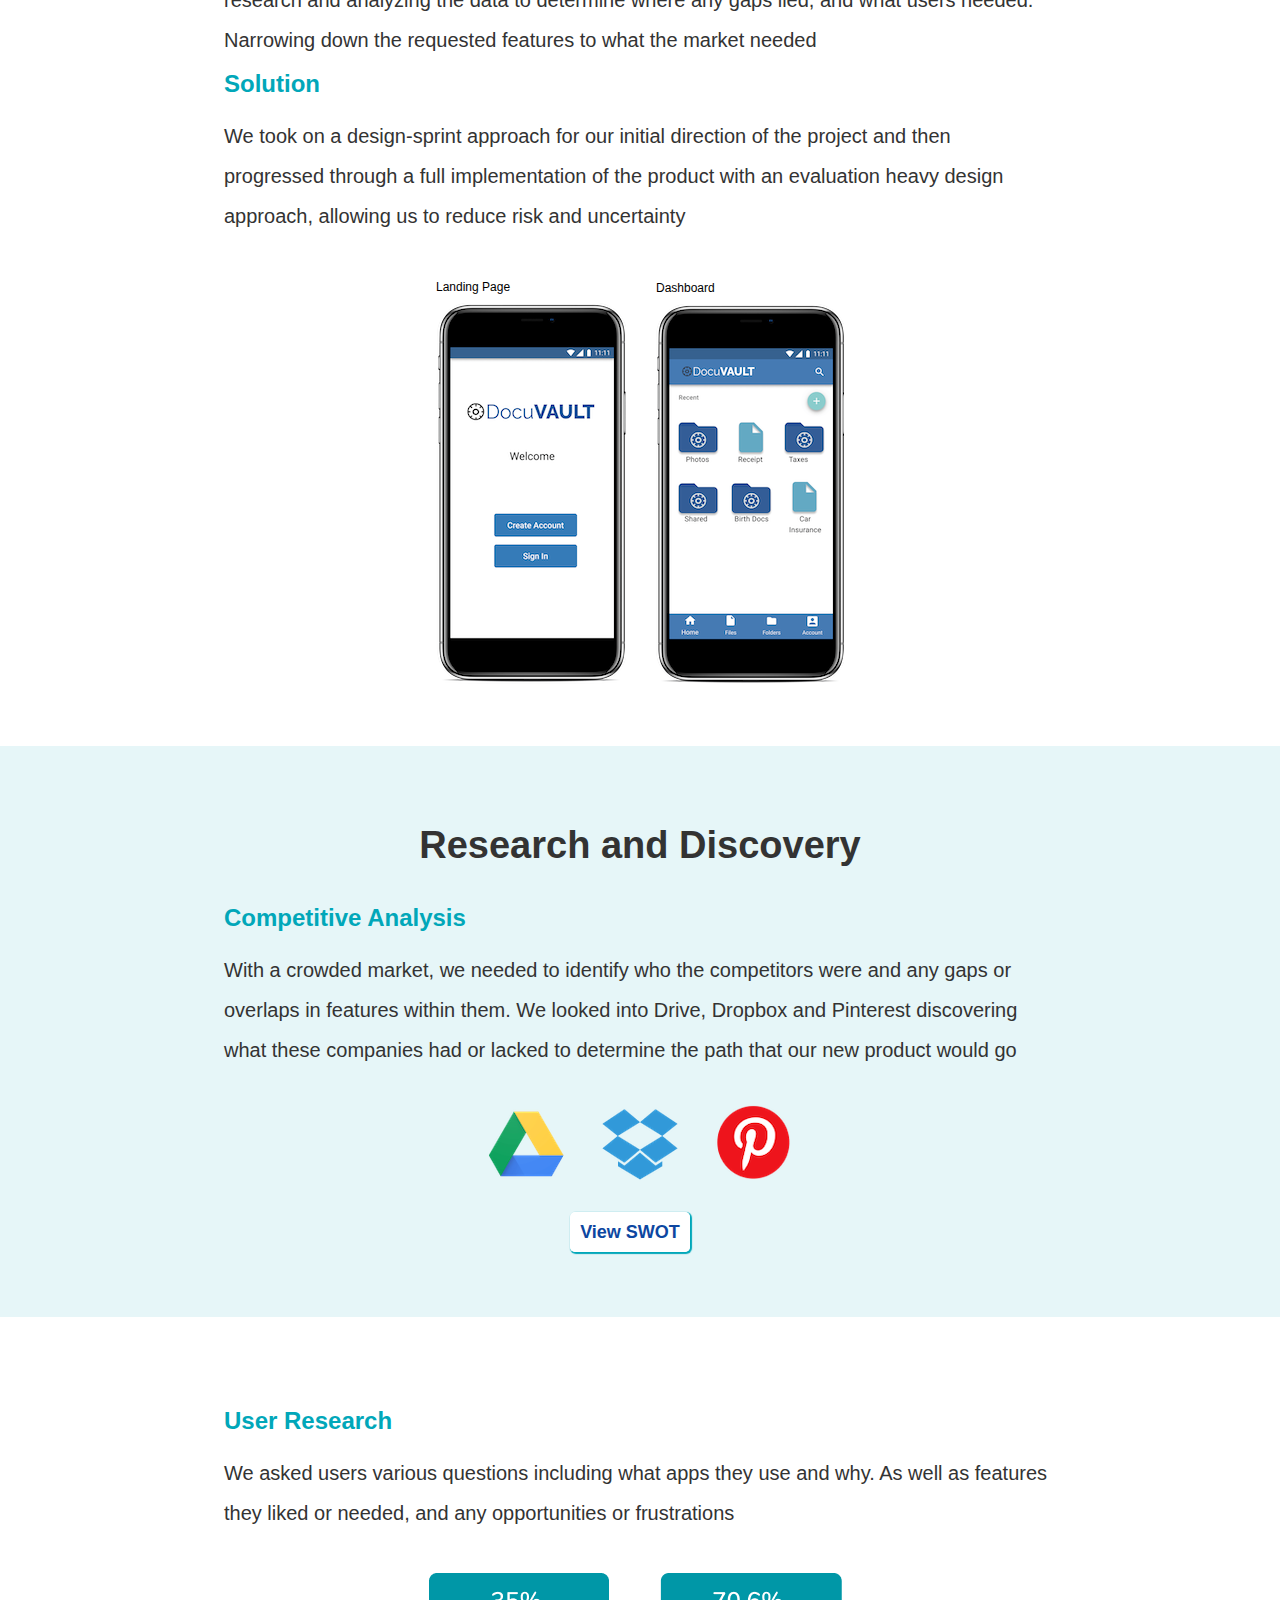
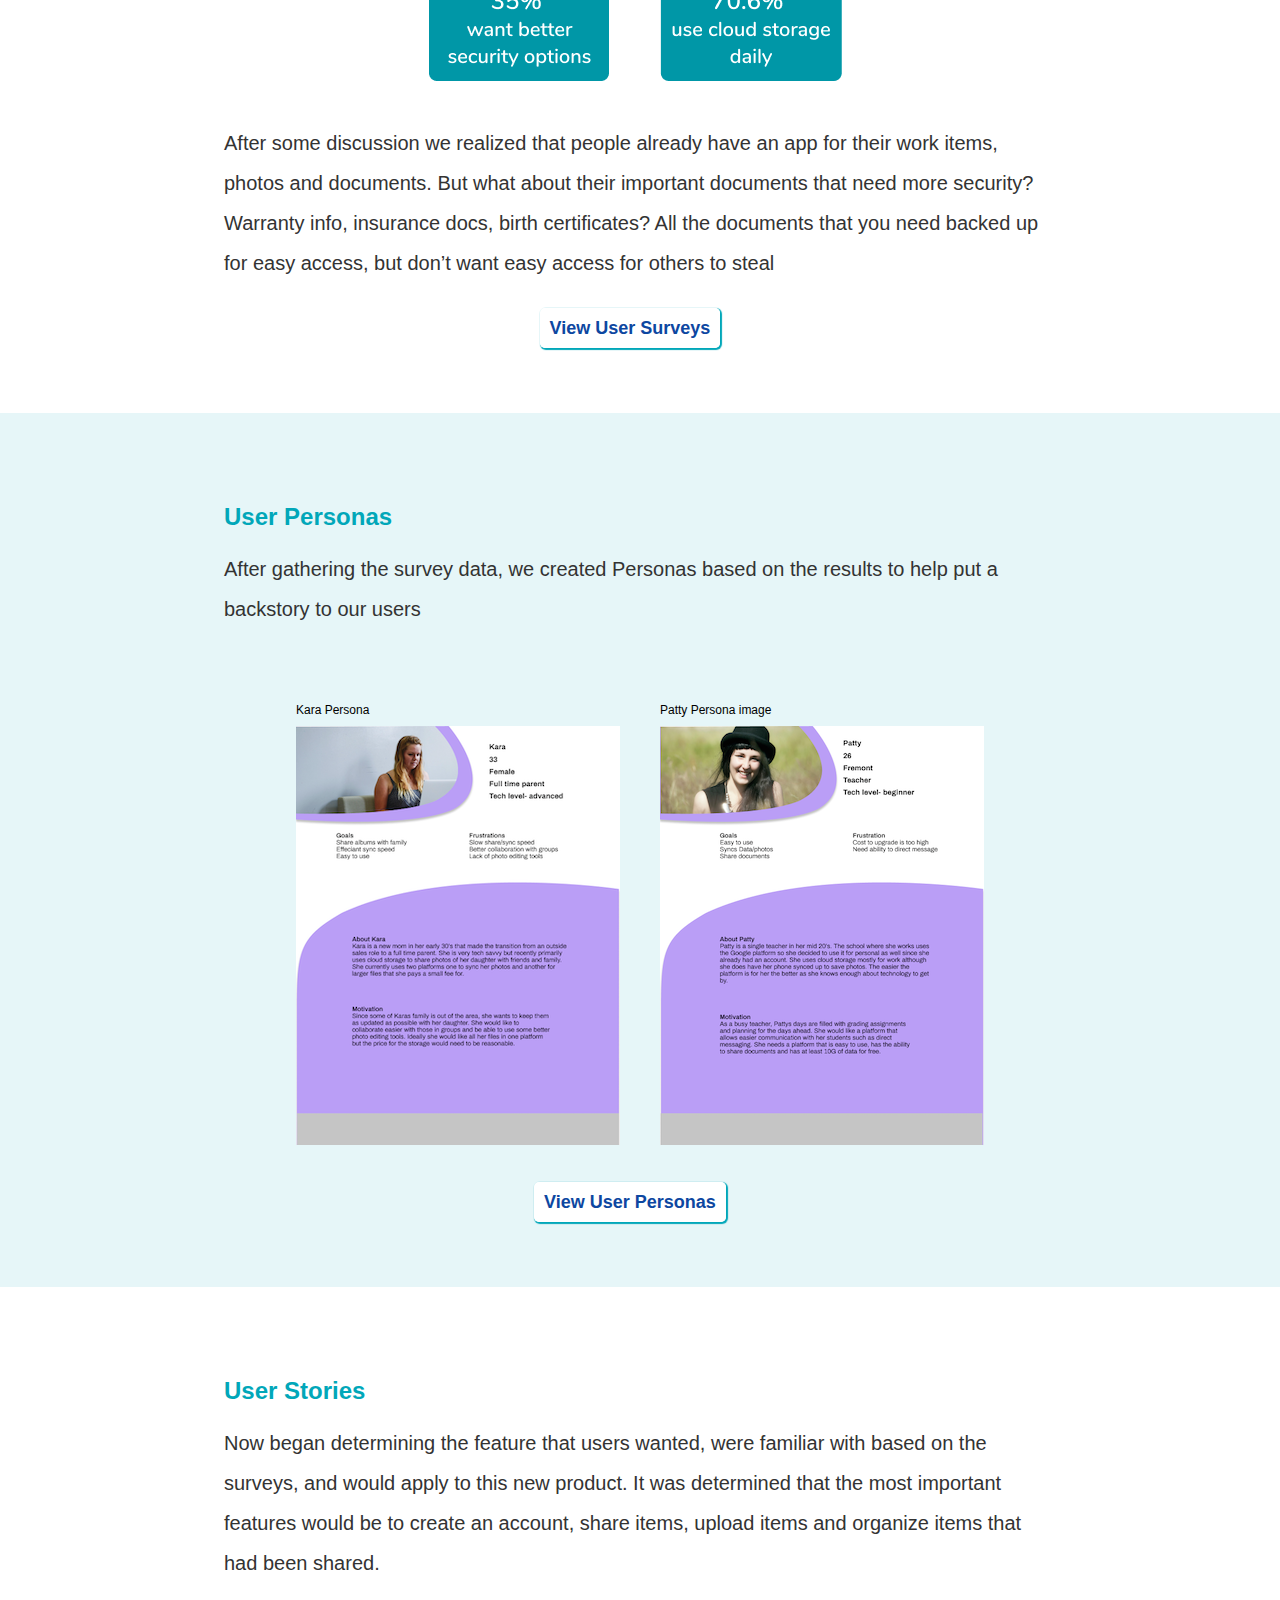
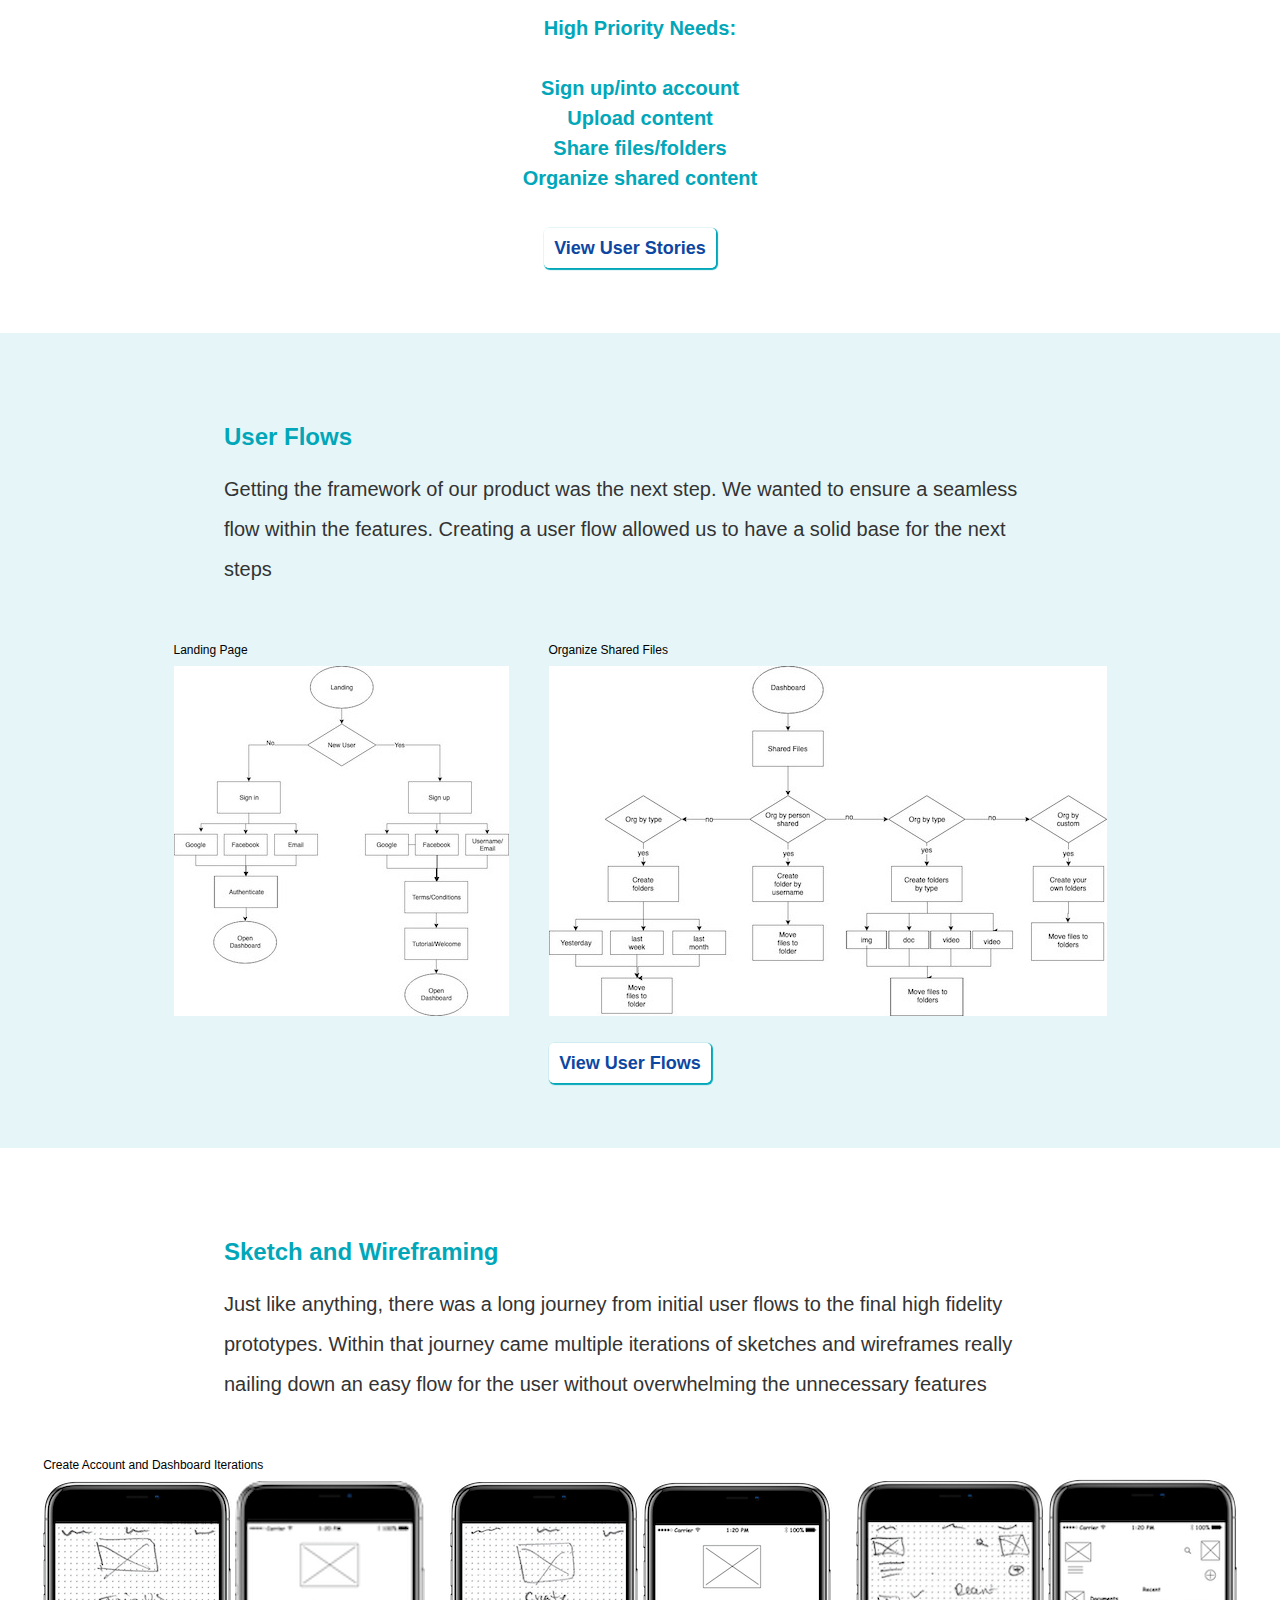
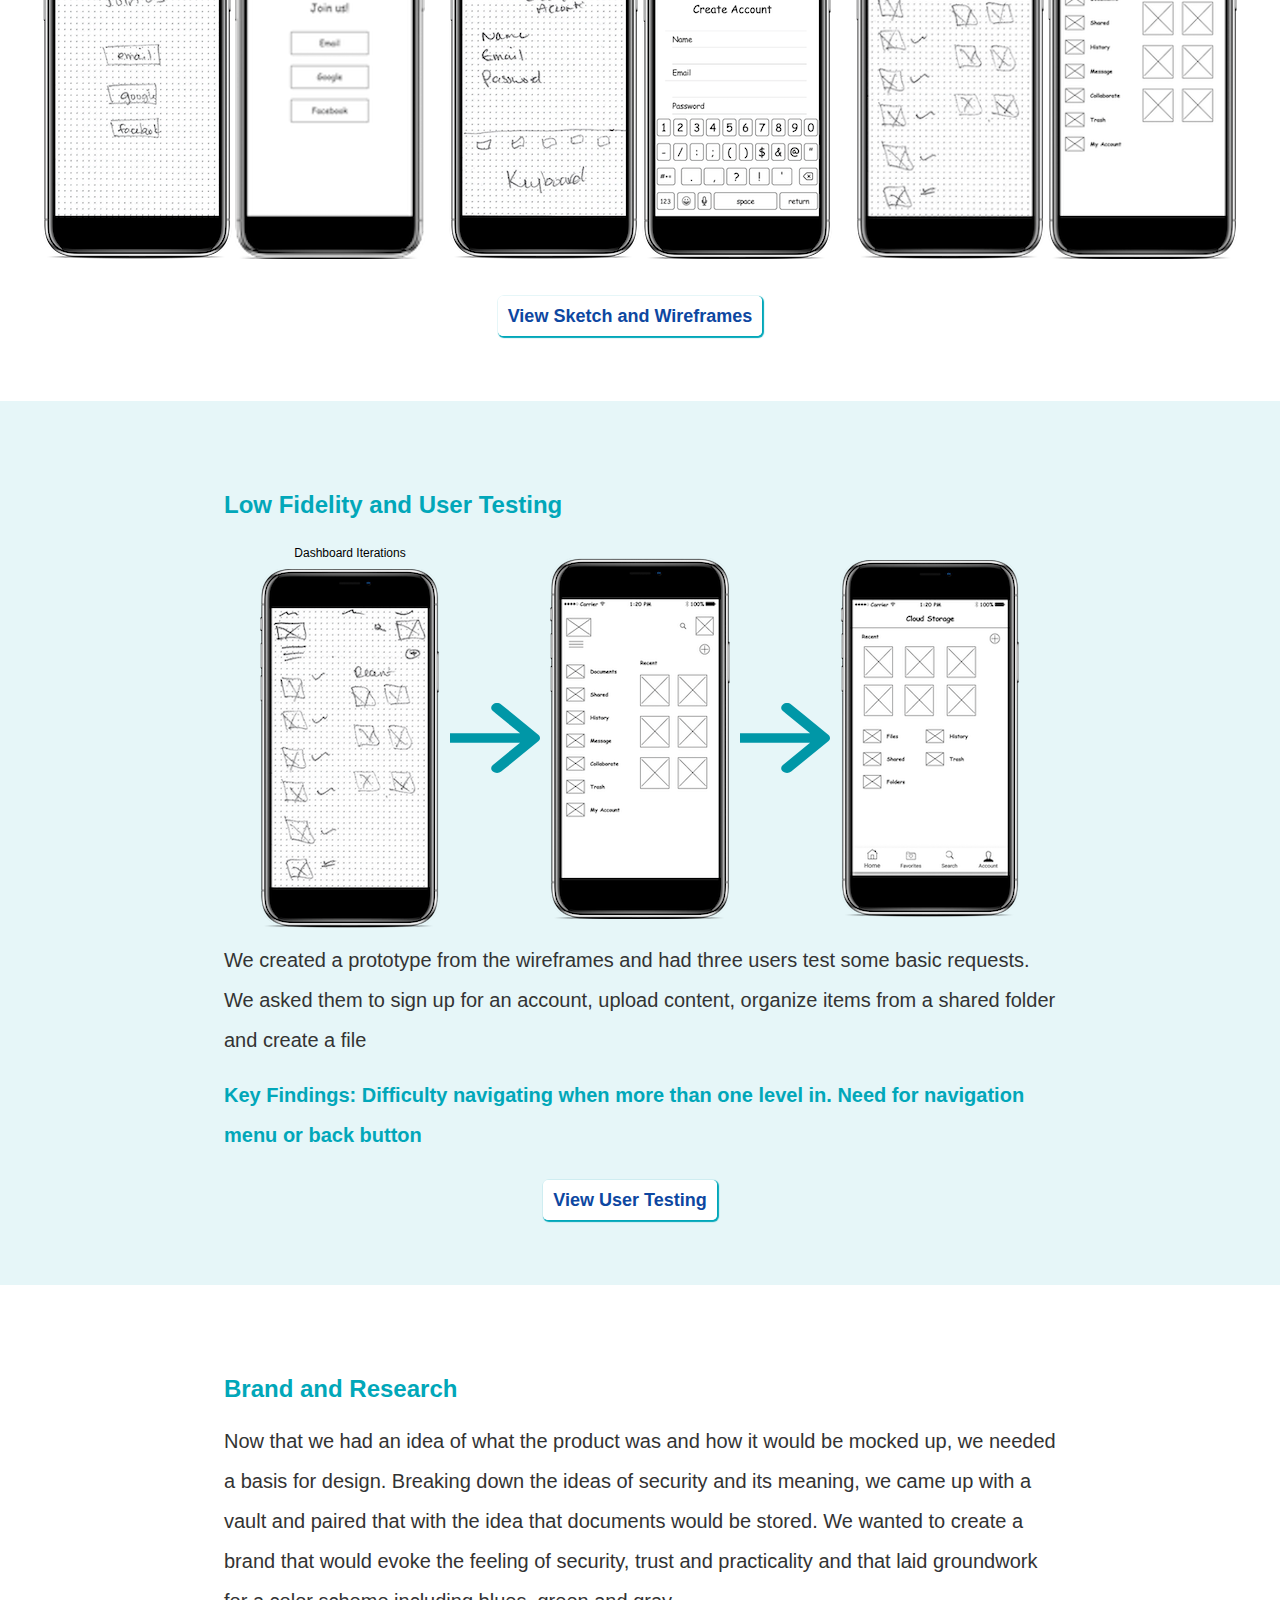
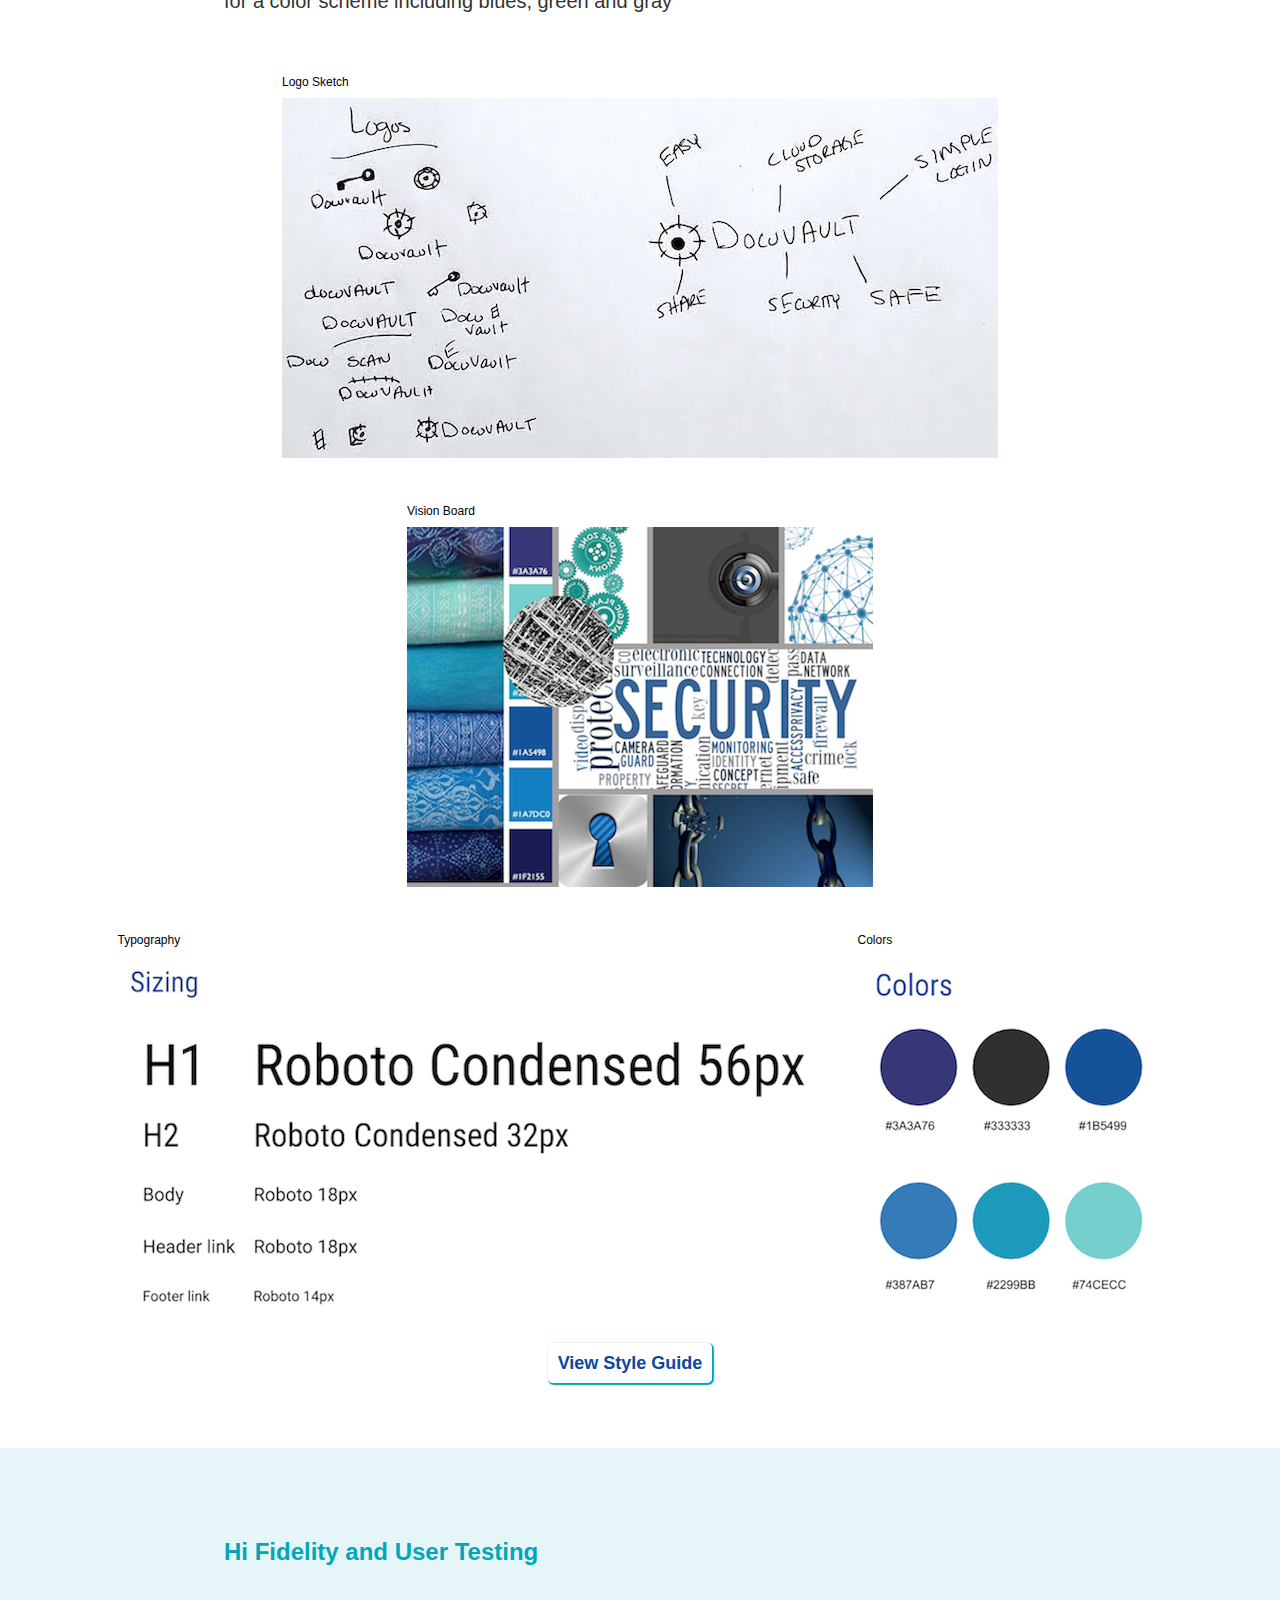
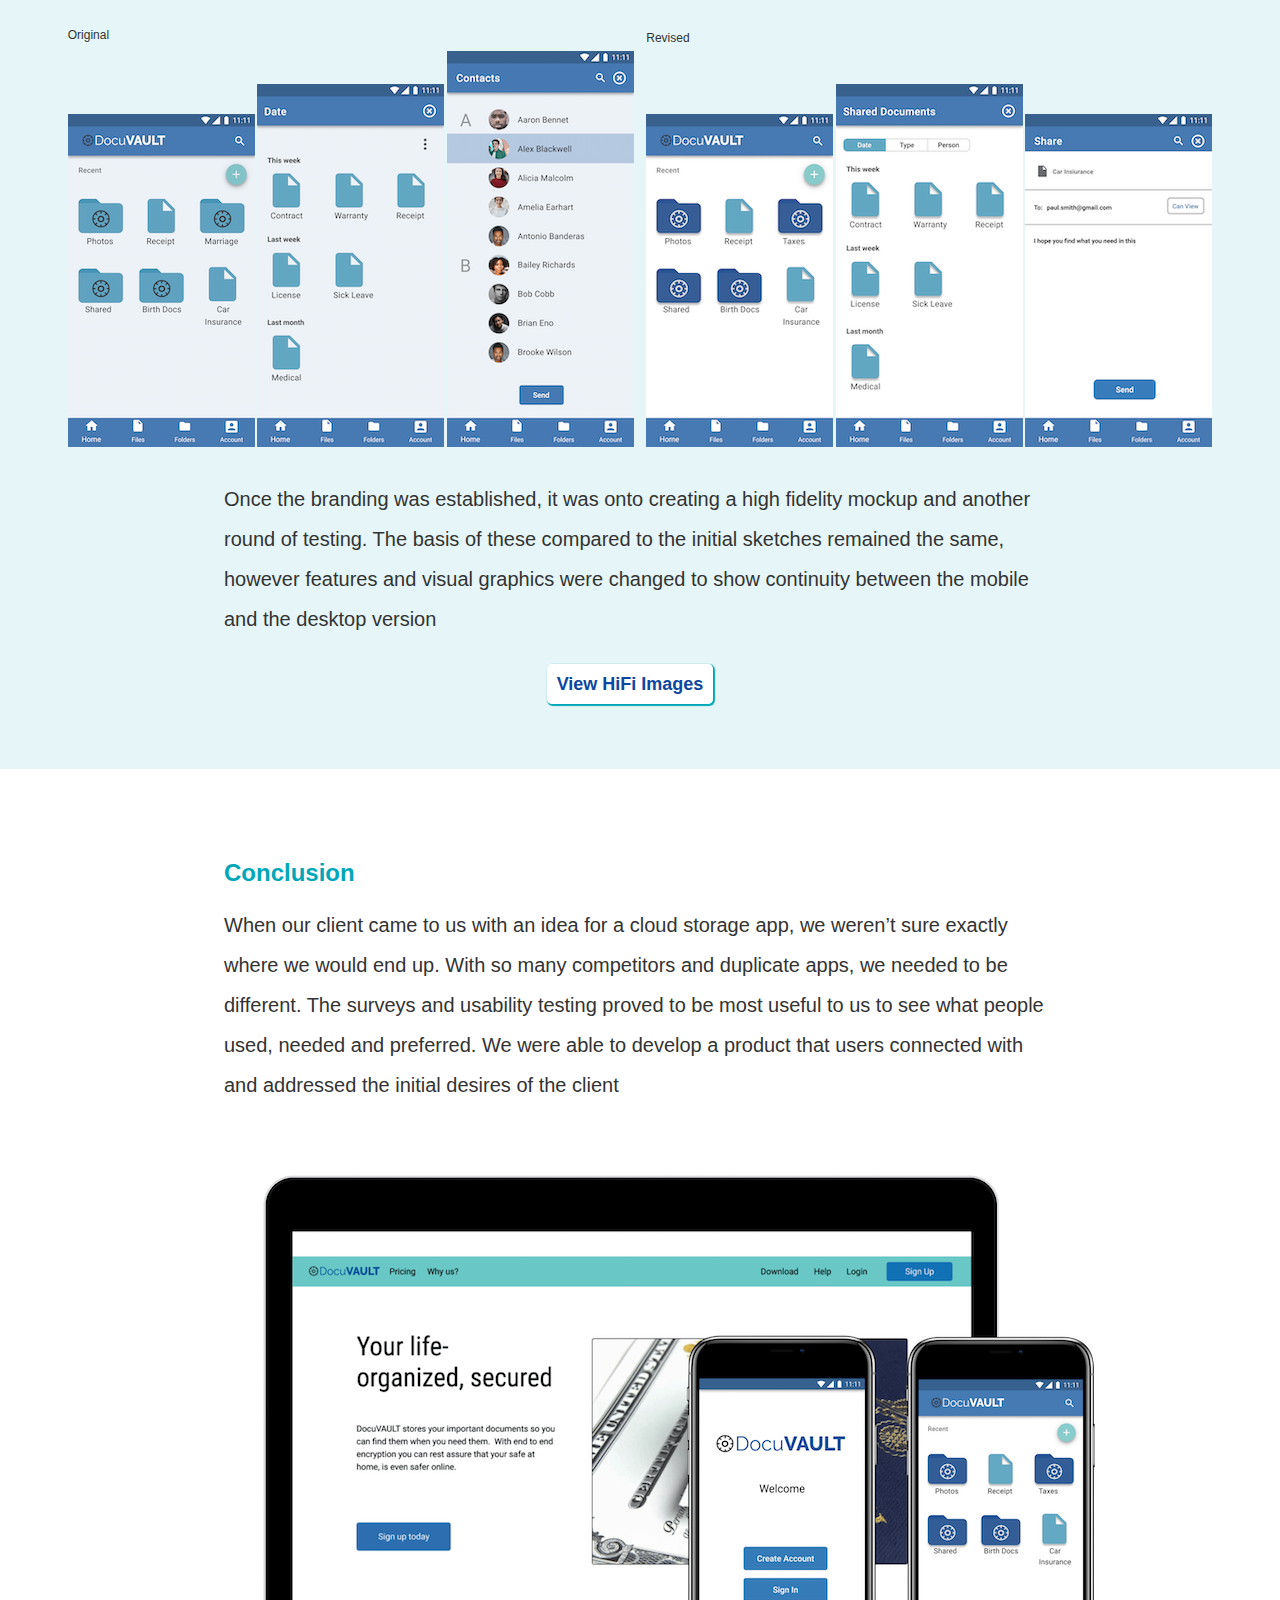
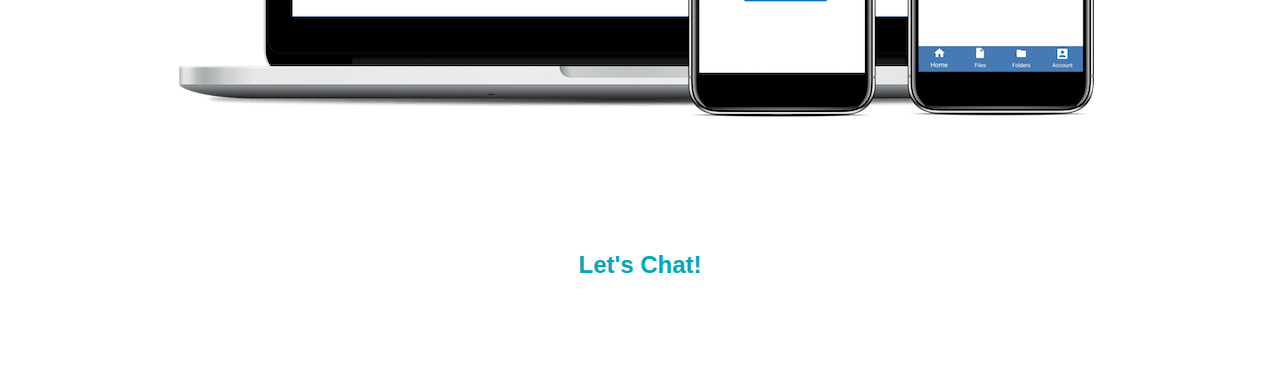
<file: projects.html>
<!DOCTYPE html>
<html>
<head>
  <title>Portfolio | Amanda Mojabi</title>
  <meta name="viewport" content="width=device-width,initial-scale=1.0">

  <!-- Custom Styles -->
  <link rel="stylesheet" href="styles/reset.css">
  <link rel="stylesheet" href="styles/main.css">
  <link rel="stylesheet" href="https://use.fontawesome.com/releases/v5.7.0/css/all.css" integrity="sha384-lZN37f5QGtY3VHgisS14W3ExzMWZxybE1SJSEsQp9S+oqd12jhcu+A56Ebc1zFSJ" crossorigin="anonymous">
  <link href="https://fonts.googleapis.com/css?family=Nunito:400,700&display=swap" rel="stylesheet">
  <link href="https://fonts.googleapis.com/css?family=Nunito+Sans:400,700&display=swap" rel="stylesheet">
  <script async src="https://www.googletagmanager.com/gtag/js?id=UA-143696275-1"></script>
  <script>
    window.dataLayer = window.dataLayer || [];
    function gtag(){dataLayer.push(arguments);}
    gtag('js', new Date());


    gtag('config', 'UA-143696275-1');
  </script>


  <body>
    <header>
      <div class="container">
        <img src="images/tinypng/plane.png" alt="plane logo" class="plane">
          <h1 class="name">Amanda Mojabi</h1>
          </div>
          <h2 class="title">Product Designer</h2>

    </header>


    <br>
    <nav>
      <div class="nav list">
        <ul>
          <li><a href="index.html">MAIN</a></li>
          <li><a href="projects.html">PROJECTS</a></li>
          <li><a href="about.html">ABOUT</a></li>
        </ul>
      </div>
    </nav>

    <section>
      <div class="cloud-head">
        <div class="columntext">
          <div class="logo">
            <img src="images/tinypng/colorlogo.svg" alt="DocuVAULT logo">
          </div>
          <div class="cloudtagline">
            <h2 class="cloudtag">Your life- <br>organized, secured</h2>
          </div>
          <p class="cloudtext">Keeping what's important to you,<br> secure from others</p><br>
            <a href="https://www.figma.com/proto/NCXcVBA7oMu15uhQ7opj5W/hi-fi-prototype-docuvault-white?node-id=0%3A1&viewport=327%2C316%2C0.0908912867307663&scaling=scale-down" target="_blank" class="primary button btnBorder btnBlueGreen">Mobile Prototype</a>
            <a href="https://www.figma.com/proto/NCXcVBA7oMu15uhQ7opj5W/hi-fi-prototype-docuvault-white?node-id=137%3A31&viewport=216%2C1359%2C0.034603625535964966&scaling=min-zoom" target="_blank" class="primary button btnBorder btnBlueGreen">Desktop Prototype</a>

        </div>
        <div class="columnimg">
          <img src="images/tinypng/docuvaultgroup.png" alt="DocuVAULT computer image">
        </div>
      </div>
    </section>

    <!-- experience -->
    <section>
      <div class="color">
        <h3>Roles</h3>
        <p>User Research | UX Design | Information Architecture | Branding | Visual Design</p>
        <h3>Tools</h3>
        <p>Figma | UsabilityHub | Google Forms</p>
        <h3>Deliverables</h3>
        <p>Competitive Analysis | User Surveys | User Stories | User Personas | User Flows | User Testing | Logo Design | Style Guide | Wireframes | Prototype</p>
      </div>
    </section>

    <!-- role -->
  <section>
  <div class="clear">
    <h3>Summary</h3>
    <p>Our client was looking to create a product the cloud storage organization market with multiple features such as creating/uploading content and the ability to create a “network effect” among others</p>
    <h3>Problem</h3>
    <p>Finding the right product for a crowded market proved challenging. It took a great deal of research and analyzing the data to determine where any gaps lied, and what users needed. Narrowing down the requested features to what the market needed</p>
    <h3>Solution</h3>
    <p>We took on a design-sprint approach for our initial direction of the project and then progressed through a full implementation of the product with an evaluation heavy design approach, allowing us to reduce risk and uncertainty</p>
    <div class="solutioncontainer">
      <figure class="phone-left">
        <figcaption class="phonecap">Landing Page</figcaption>
        <img src="images/tinypng/screens/phonelandinghifi.png" alt="landing page">
      </figure>
      <figure class="phone-right">
        <figcaption class="phonecap">Dashboard</figcaption>
        <img src="images/tinypng/screens/phonedashboard2.png" alt="dashboard page">
      </figure>
    </div>
  </div>
</section>

<!-- competitive analysis -->
<section>
  <div class="color">
    <h2 class="Process-header">Research and Discovery</h2>
    <h3>Competitive Analysis</h3>
    <p>With a crowded market, we needed to identify who the competitors were and any gaps or overlaps in features within them. We looked into Drive, Dropbox and Pinterest discovering what these companies had or lacked to determine the path that our new product would go</p>
    <br>
    <div class="competitors">
      <img src="images/tinypng/competitors.png" alt="Cloud Storage Logos"><br>
    </div>
    <a href="https://drive.google.com/open?id=1GXgK9DTRgFtXAyuIdj9FZHSViLu7ijub" target="_blank" class="secondary button btnBorder btnWhiteGreen">View SWOT</a>
  </div>
</section>

<!-- user research -->
<section>
  <div class="clear">
    <h3>User Research</h3>
    <p>We asked users various questions including what apps they use and why. As well as features they liked or needed, and any opportunities or frustrations</p>
    <br>
    <br>
    <img src="images/tinypng/35.png" alt="fact" class="factone">
    <img src="images/tinypng/70.png" alt="fact" class="facttwo">
    <br>
    <br>
    <p>After some discussion we realized that people already have an app for their work items, photos and documents. But what about their important documents that need more security? Warranty info, insurance docs, birth certificates? All the documents that you need backed up for easy access, but don’t want easy access for others to steal</p>
    <div class="survey-button">
      <a href="https://docs.google.com/forms/d/1E5ToG486VV7oUx4wnuw42NyJgK0-MTyoR64apBZvE5s/edit?usp=sharing" target="_blank" class="secondary button btnBorder btnWhiteGreen">View User Surveys</a>
  </div>
</div>
</section>

<!-- personas -->
<section>
  <div class="color">
    <h3>User Personas</h3>
    <p>After gathering the survey data, we created Personas based on the results to help put a backstory to our users</p>
      <div class="persona-container">
        <figure class="Kara">
          <figcaption class="personacap">Kara Persona</figcaption>
          <img src="images/tinypng/Kara.png" alt="Kara Persona image">
        </figure>

        <figure class="Patty">
          <figcaption class="personacap">Patty Persona image</figcaption>
          <img src="images/tinypng/Patty.png" alt="Patty Persona">
        </figure>
      </div>
      <div class="googlelink">
        <a href="https://drive.google.com/open?id=1Gs_RXYLeEFeuMtVIJDLdWQ-r1y6BDfNk" target="_blank" class="secondary button btnBorder btnWhiteGreen">View User Personas</a>
        </div>
      </div>
    </section>

<!-- stories -->
    <section>
      <div class="clear">
        <h3>User Stories</h3>
        <p>Now began determining the feature that users wanted, were familiar with based on the surveys, and would apply to this new product. It was determined that the most important features would be to create an account, share items, upload items and organize items that had been shared.</p>
          <div class="persona-container">
            <p class="personafact">High Priority Needs:<br><br>
                    Sign up/into account<br>
                    Upload content<br>
                    Share files/folders<br>
                    Organize shared content</p>
          </div>
          <div class="googlelink">
            <a href="https://drive.google.com/open?id=1Gs_RXYLeEFeuMtVIJDLdWQ-r1y6BDfNk" target="_blank" class="secondary button btnBorder btnWhiteGreen">View User Stories</a>
            </div>
          </div>
        </section>

<!-- user flows -->
<section>
  <div class="color">
    <h3>User Flows</h3>
    <p>Getting the framework of our product was the next step. We wanted to ensure a seamless flow within the features. Creating a user flow allowed us to have a solid base for the next steps<p>
      <div class="flow-container">
        <figure class="landing-container">
          <figcaption class="flowcap">Landing Page</figcaption>
          <img src="images/tinypng/signup_in.jpg" alt="Landing<Page">
        </figure>
        <figure class="organize-container">
          <figcaption class="flowcap">Organize Shared Files</figcaption>
          <img src="images/tinypng/organize.jpg" alt="Organize Shared Files">
        </figure>
      </div>
      <div class="googlelink">
          <a href="https://drive.google.com/drive/folders/1pFWuWN5kYC4MpLBzZVHMZPkG0g9Lr1P3?usp=sharinghere" target="_blank" class="secondary button btnBorder btnWhiteGreen">View User Flows</a>
        </div>
      </div>
    </section>

    <!-- sketch/wireframes -->
    <section>
      <div class="clear">
        <h3>Sketch and Wireframing</h3>
        <p>Just like anything, there was a long journey from initial user flows to the final high fidelity prototypes. Within that journey came multiple iterations of sketches and wireframes really nailing down an easy flow for the user without overwhelming the unnecessary features</p>
        <div class="screen-container">
          <div class="joinus-container">
            <figure class="joinus">
              <figcaption class="screencap">Create Account and Dashboard Iterations</figcaption>
              <img src="images/tinypng/screens/phonejoinussketch.png" alt="join us sketch">
              <img src="images/tinypng/screens/phonejoinuslofi.png" alt="joinuslofi">
            </figure>
          </div>
          <div id="joinus-container">
            <figure class="joinus">
              <figcaption class="screencap">Create Account and Dashboard Iterations</figcaption>
              <img src="images/tinypng/screens/cropphonejoinussketch.png" alt="join us sketch">
              <img src="images/tinypng/screens/cropphonejoinuslofi.png" alt="joinuslofi">
            </figure>
          </div>
          <div class="create-container">
            <img src="images/tinypng/screens/phonecreateacctsketch.png" alt="create acct sketch">
            <img src="images/tinypng/screens/phonecreatelofi.png" alt="create acct lofi">
          </div>
          <div id="create-container">
            <img src="images/tinypng/screens/cropphonecreateacctsketch.png" alt="create acct sketch">
            <img src="images/tinypng/screens/cropphonecreatelofi.png" alt="create acct lofi">
          </div>
          <div class="dash-container">
            <img src="images/tinypng/screens/phonedashsketch.png" alt="dashboard sketch">
            <img src="images/tinypng/screens/phonedashlofi1.png" alt="dashboard lofi">
          </div>
          <div id="dash-container">
            <img src="images/tinypng/screens/cropphonedashboardsketch.png" alt="dashboard sketch">
            <img src="images/tinypng/screens/cropphonedashboardlofi1.png" alt="dashboard lofi">
          </div><br>
          <div class="googlelink">
        <a href="https://drive.google.com/open?id=1pgQAIw94HNYDoXlTJlpH8Ob7z3IvhEJr" target="_blank" class="secondary button btnBorder btnWhiteGreen">View Sketch and Wireframes</a>
      </div>
        </div>
      </div>

    </section>

    <!-- lofidelity -->
    <section>
      <div class="color">
        <h3>Low Fidelity and User Testing</h3>
        <div class="lofi-container">

          <div class="dashboard-container">

              <h6 class="loficap">Dashboard Iterations</h6>
            <div class="dashboard">
              <img src="images/tinypng/screens/phonedashboardsketch.png" alt="dashboard sketch">
            </div>
            <div id="dashboard">
              <img src="images/tinypng/screens/croppedphonedashboardsketch.png" alt="dashboard sketch">
            </div>
          </div>
          <div class="arrow1">
            <img src="images/tinypng/arrowacross.svg" alt="arrow">
          </div>
          <div id="arrow1">
            <img src="images/tinypng/arrowdown.svg" alt="arrow">
          </div>
          <br>
          <div class="lofi1-container">
            <img src="images/tinypng/screens/phonedashboardlofi1.png" alt="dashboard lofi">
          </div>
          <div id="lofi1-container">
            <img src="images/tinypng/screens/croppedphonedashboardlofi1.png" alt="dashboard lofi">
          </div>
          <div class="arrow2">
            <img src="images/tinypng/arrowacross.svg" alt="arrow">
          </div>
          <div id="arrow2">
            <img src="images/tinypng/arrowdown.svg" alt="arrow">
          </div>
          <br>
          <div class="lofi2-container">
            <img src="images/tinypng/screens/phonedashboardlofi2.png" alt="dashboard lofi">
          </div>
          <div id="lofi2-container">
            <img src="images/tinypng/screens/cropphonedashboardlofi2.png" alt="dashboard lofi">
          </div>
        </div>
        <p>We created a prototype from the wireframes and had three users test some basic requests. We asked them to sign up for an account, upload content, organize items from a shared folder and create a file</p>
        <p class="keyfact">Key Findings: Difficulty navigating when more than one level in. Need for navigation menu or back button</p>
        <div class="googlelink">
      <a href="https://docs.google.com/document/d/1YDuPqOE5cLDYXOrkCBkBsAcjfJynhK2SCCtW33JIQAA/edit?usp=sharing" target="_blank" class="secondary button btnBorder btnWhiteGreen">View User Testing</a>
    </div>
      </div>
    </section>


    <!-- branding -->
    <section>
      <div class="clear">
        <h3>Brand and Research</h3>
        <p>Now that we had an idea of what the product was and how it would be mocked up, we needed a basis for design. Breaking down the ideas of security and its meaning, we came up with a vault and paired that with the idea that documents would be stored. We wanted to create a brand that would evoke the feeling of security, trust and practicality and that laid groundwork for a color scheme including blues, green and gray</p>
        <br>
        <div class="brand-container">
          <div class="logo-container">
            <figure class="brand">
              <figcaption class="brandcap">Logo Sketch</figcaption>
              <img src="images/tinypng/logo.jpg" alt="logo sketches">
            </figure>
          </div>
          <div class="vision-container">
            <figure class="brand">
              <figcaption class="brandcap">Vision Board</figcaption>
              <img src="images/tinypng/visionboard.png" alt="vision board">
            </figure>
          </div>
          <br><br>
            <div class="type-container">
              <figure class="brand">
                <figcaption class="brandcap">Typography</figcaption>
                <img src="images/tinypng/type.png" alt="typography">
              </figure>
            </div>
              <div class="color-container">
                <figure class="brand">
                  <figcaption class="brandcap">Colors</figcaption>
                  <img src="images/tinypng/colors.png" alt="colors">
                </figure>
              </div>
          </div>
          <div class="googlelink">
        <a href="https://drive.google.com/open?id=12QWC7BT56_SE22AnLSybuWdI3Qp7UFzb" target="_blank" class="secondary button btnBorder btnWhiteGreen">View Style Guide</a>
      </div>
      </div>
    </section>

    <!-- hi fidelity -->
    <section>
      <div class="color">
        <h3>Hi Fidelity and User Testing</h3>
        <div class="hifi-container">
          <figure class="original-container">
            <figcaption class="originalcap">Original</figcaption>
            <img src="images/tinypng/screens/dashboardhifi1.png" alt="dashboard">
            <img src="images/tinypng/screens/organizehifi1.png" alt="organize file">
            <img src="images/tinypng/screens/sharefilehifi1.png" alt="share file">
          </figure>

          <figure class="revised-container">
            <figcaption class="revisedcap">Revised</figcaption>
            <img src="images/tinypng/screens/dashboardhifi2.png" alt="dashboard">
            <img src="images/tinypng/screens/organizehifi2.png" alt="organize file">
            <img src="images/tinypng/screens/sharefilehifi2.png" alt="share file">
          </figure>
          <figure id="original-container">
            <figcaption class="originalcap">Original</figcaption>
            <img src="images/tinypng/screens/dashboardhifi1crop.png" alt="dashboard">
            <img src="images/tinypng/screens/organizehifi1crop.png" alt="organize file">
            <img src="images/tinypng/screens/sharefilehifi1crop.png" alt="share file">
          </figure>
          <figure id="revised-container">
            <figcaption class="revisedcap">Revised</figcaption>
            <img src="images/tinypng/screens/dashboardhifi2crop.png" alt="dashboard">
            <img src="images/tinypng/screens/organizehifi2crop.png" alt="organize file">
            <img src="images/tinypng/screens/sharefilehifi2crop.png" alt="share file">
          </figure>
          <p>Once the branding was established, it was onto creating a high fidelity mockup and another round of testing. The basis of these compared to the initial sketches remained the same, however features and visual graphics were changed to show continuity between the mobile and the desktop version</p>
          <div class="googlelink">
        <a href="https://drive.google.com/open?id=1t0Rd0Sr-w486YvdV70ITQ88O4M-1nmo9" target="_blank" class="secondary button btnBorder btnWhiteGreen">View HiFi Images</a>
      </div>
        </div>
      </div>
    </section>

    <!-- conclusion -->
    <section>
      <div class="clear">
        <h3>Conclusion</h3>
        <p>When our client came to us with an idea for a cloud storage app, we weren’t sure exactly where we would end up. With so many competitors and duplicate apps, we needed to be different. The surveys and usability testing proved to be most useful to us to see what people used, needed and preferred. We were able to develop a product that users connected with and addressed the initial desires of the client</p>
        <div class="final">
          <img src="images/tinypng/Group.png" alt="DocuVAULT screen group">
        </div>
      </div>
    </section>




    <footer>
      <div class="chat">
        <h3 class="connect">Let's Chat!</h3>
      </div>
      <div class="links">
        <ul>
          <li>
            <div class= "linkedin">
              <a class="link" href="https://www.linkedin.com/in/amandamojabi" target="_blank">
                <i class="fab fa-linkedin-in fa-2x"></i></a>
              </div>
            </li>
            <li>
              <div class="github">
                <a class="git" href="https://github.com/sunchik02" target="_blank">
                  <i class="fab fa-github fa-2x"></i></a>
                </div>
              </li>
              <li>
                <div class="email">
                  <a class="mail" href="mailto:amanda.mojabi@gmail.com" target="_blank">
                    <i class="far fa-envelope fa-2x"></i></a>
                  </div>
                </li>
              </ul>
            </div>
          </footer>
        </body>
        </html>
</file>
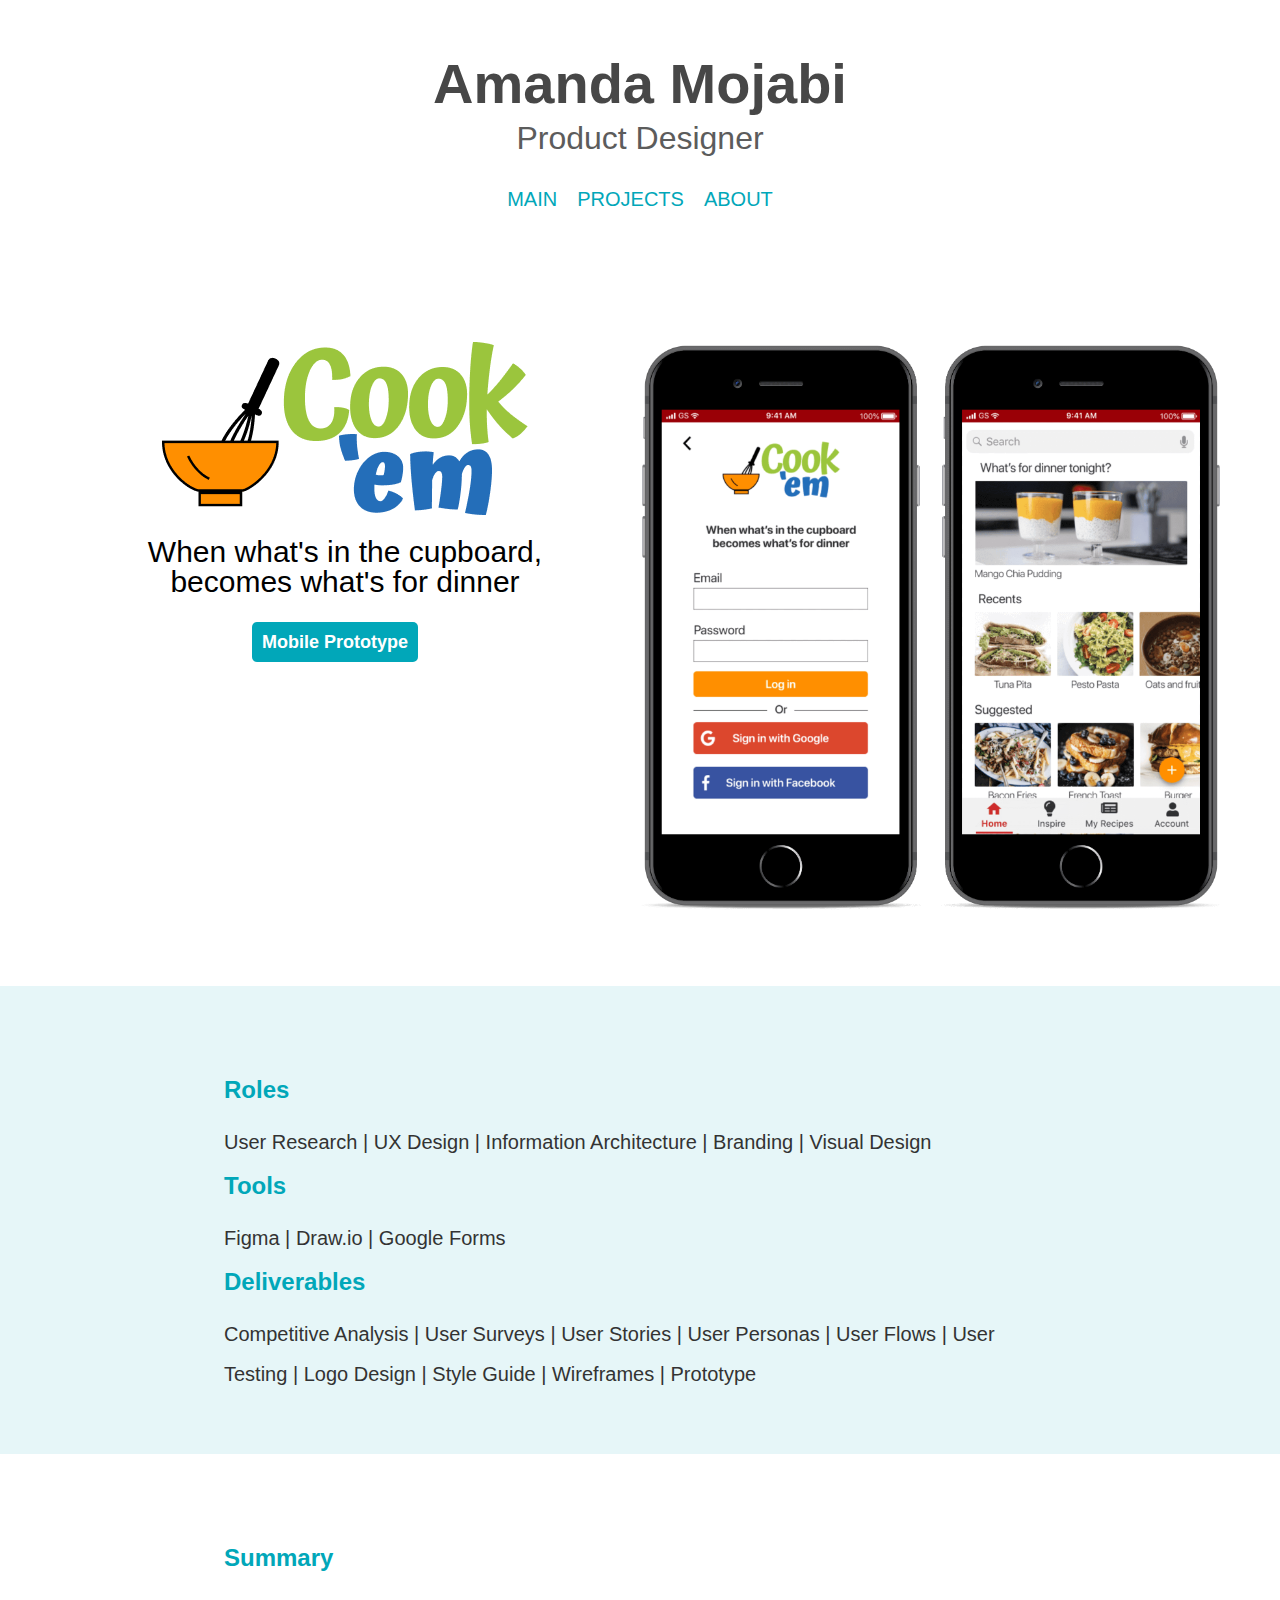
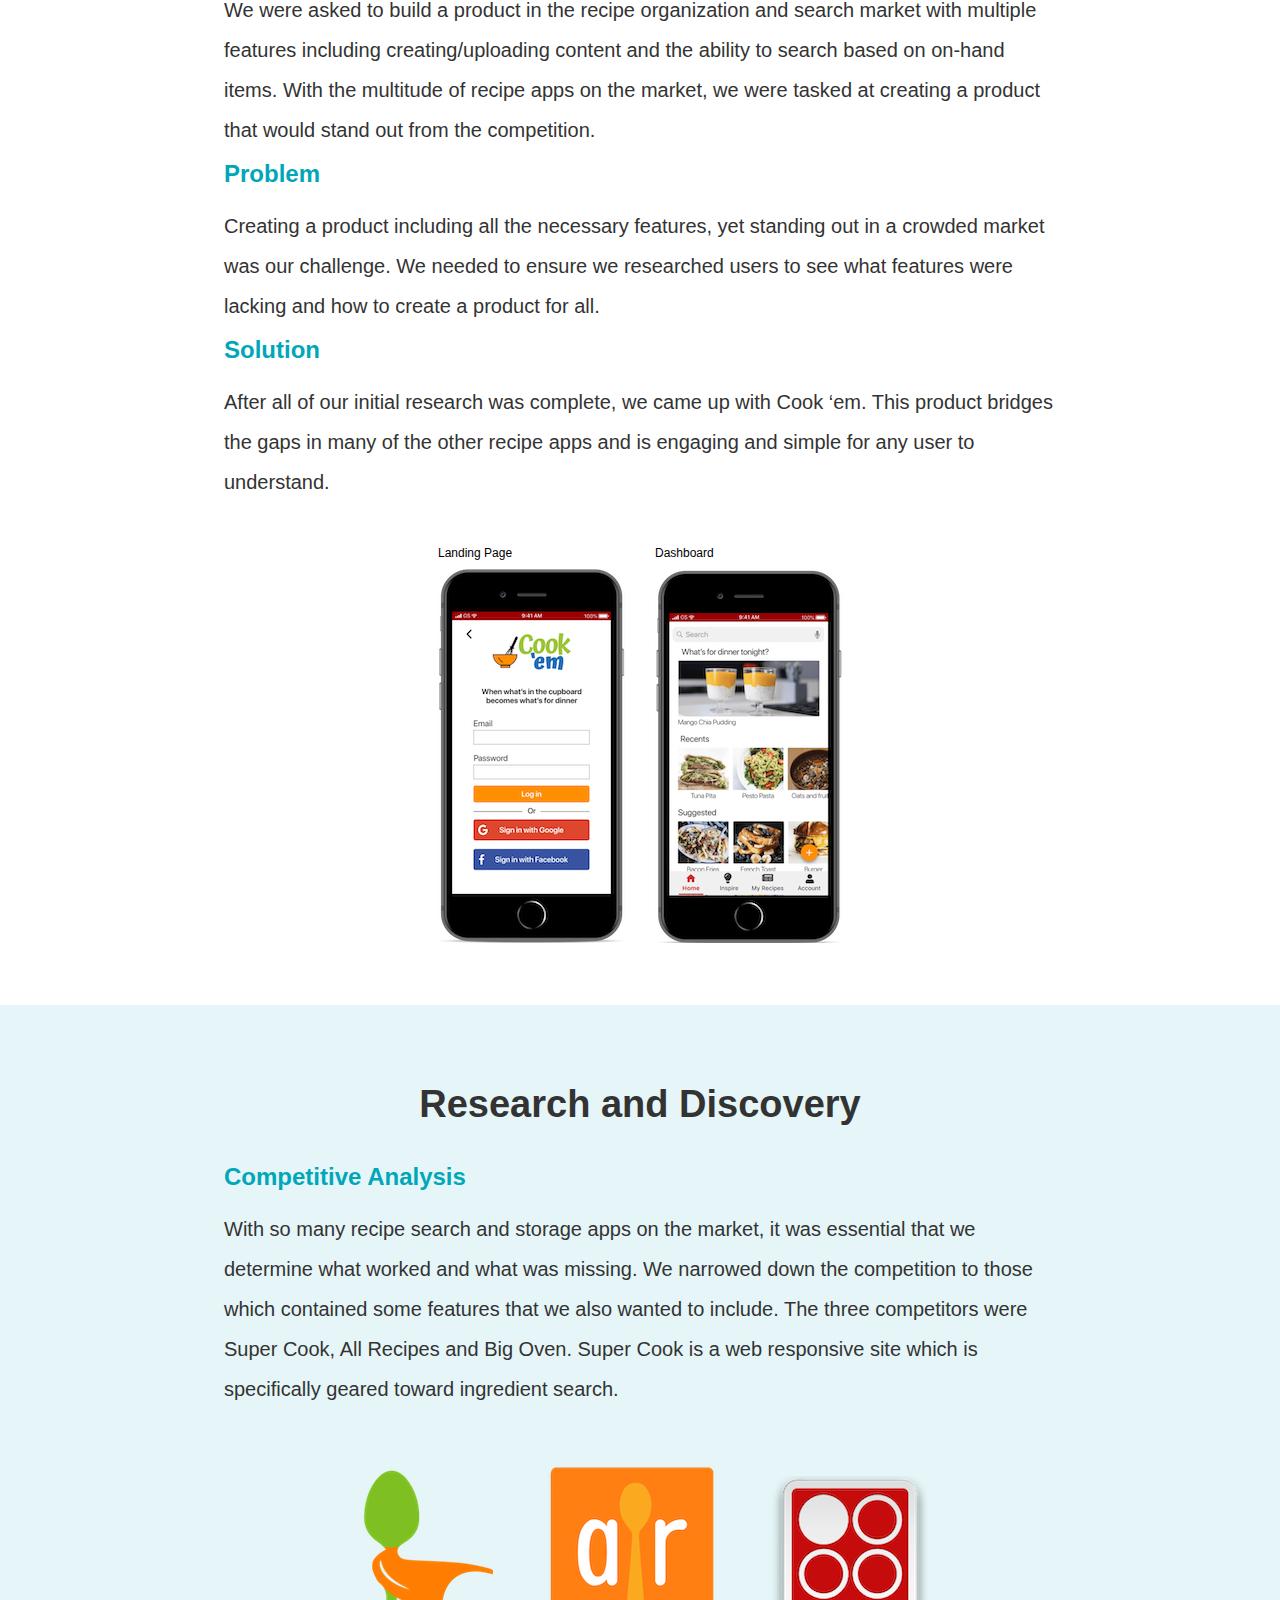
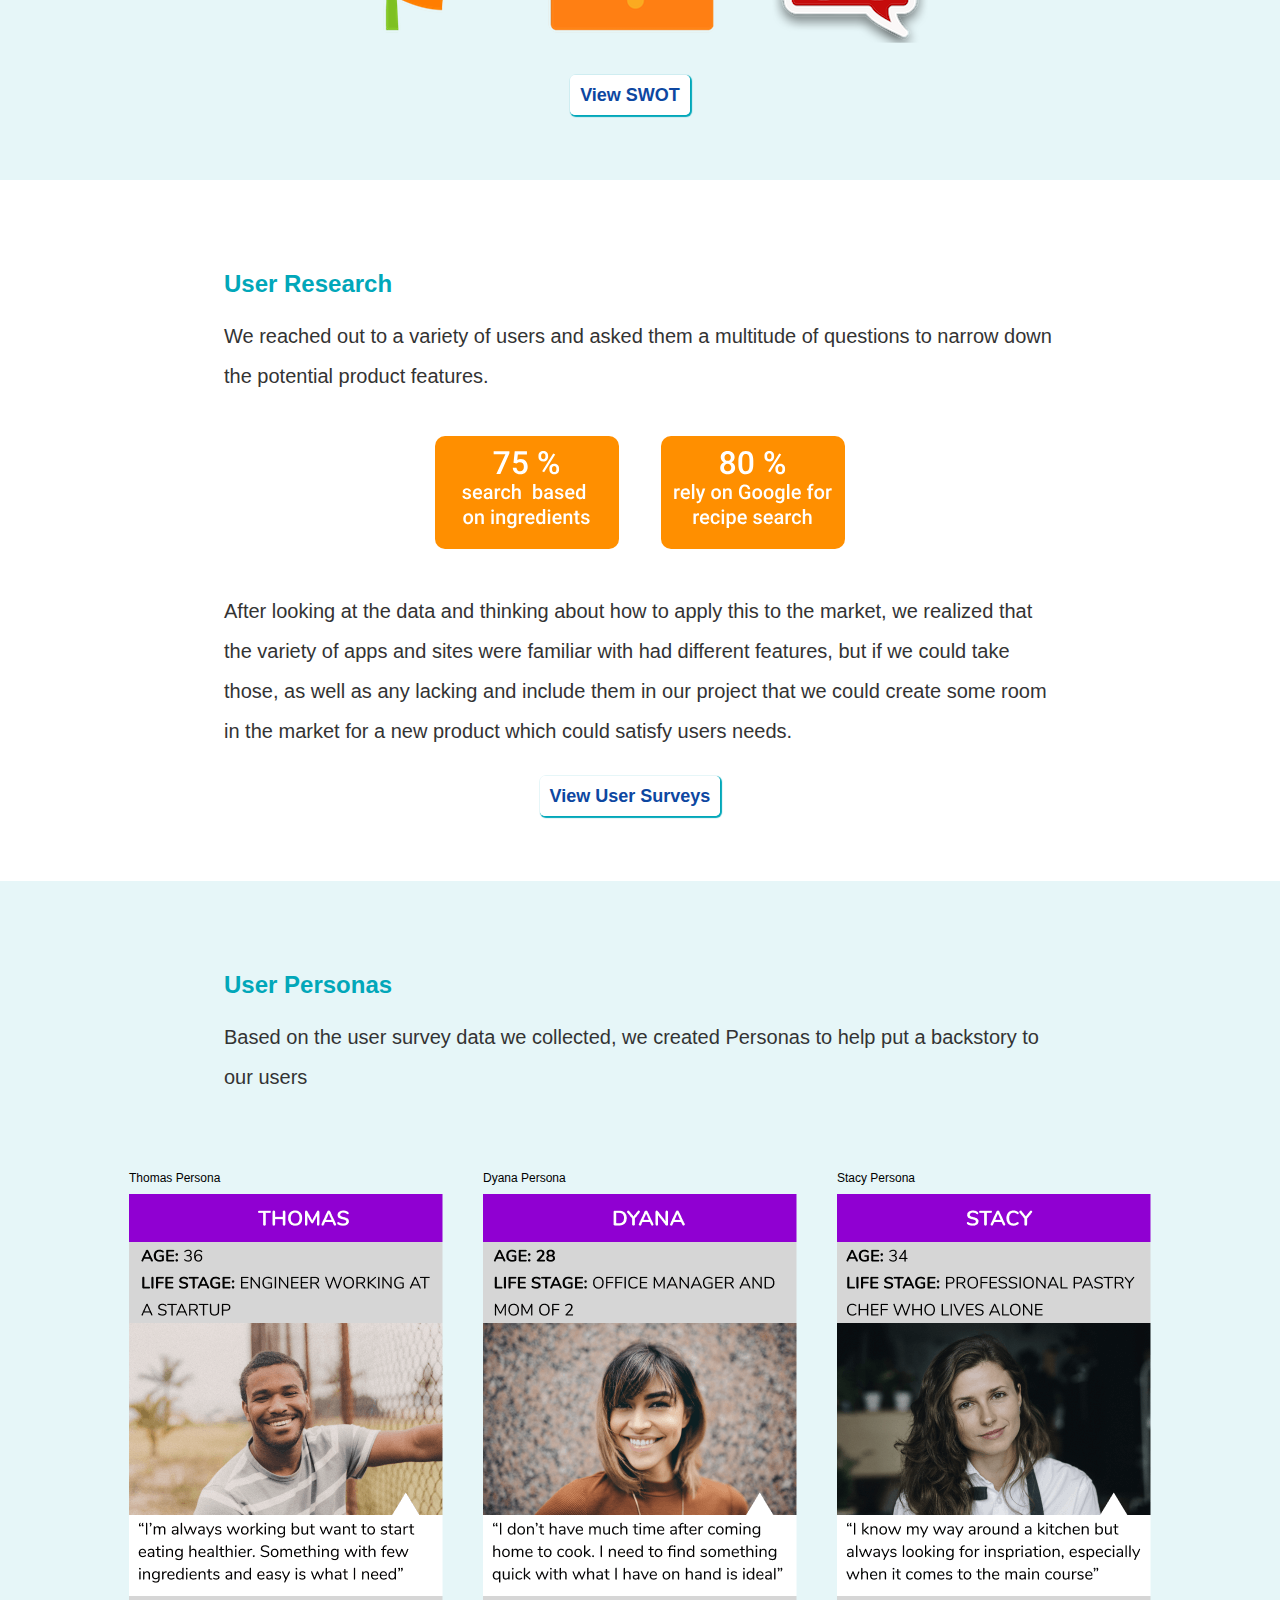
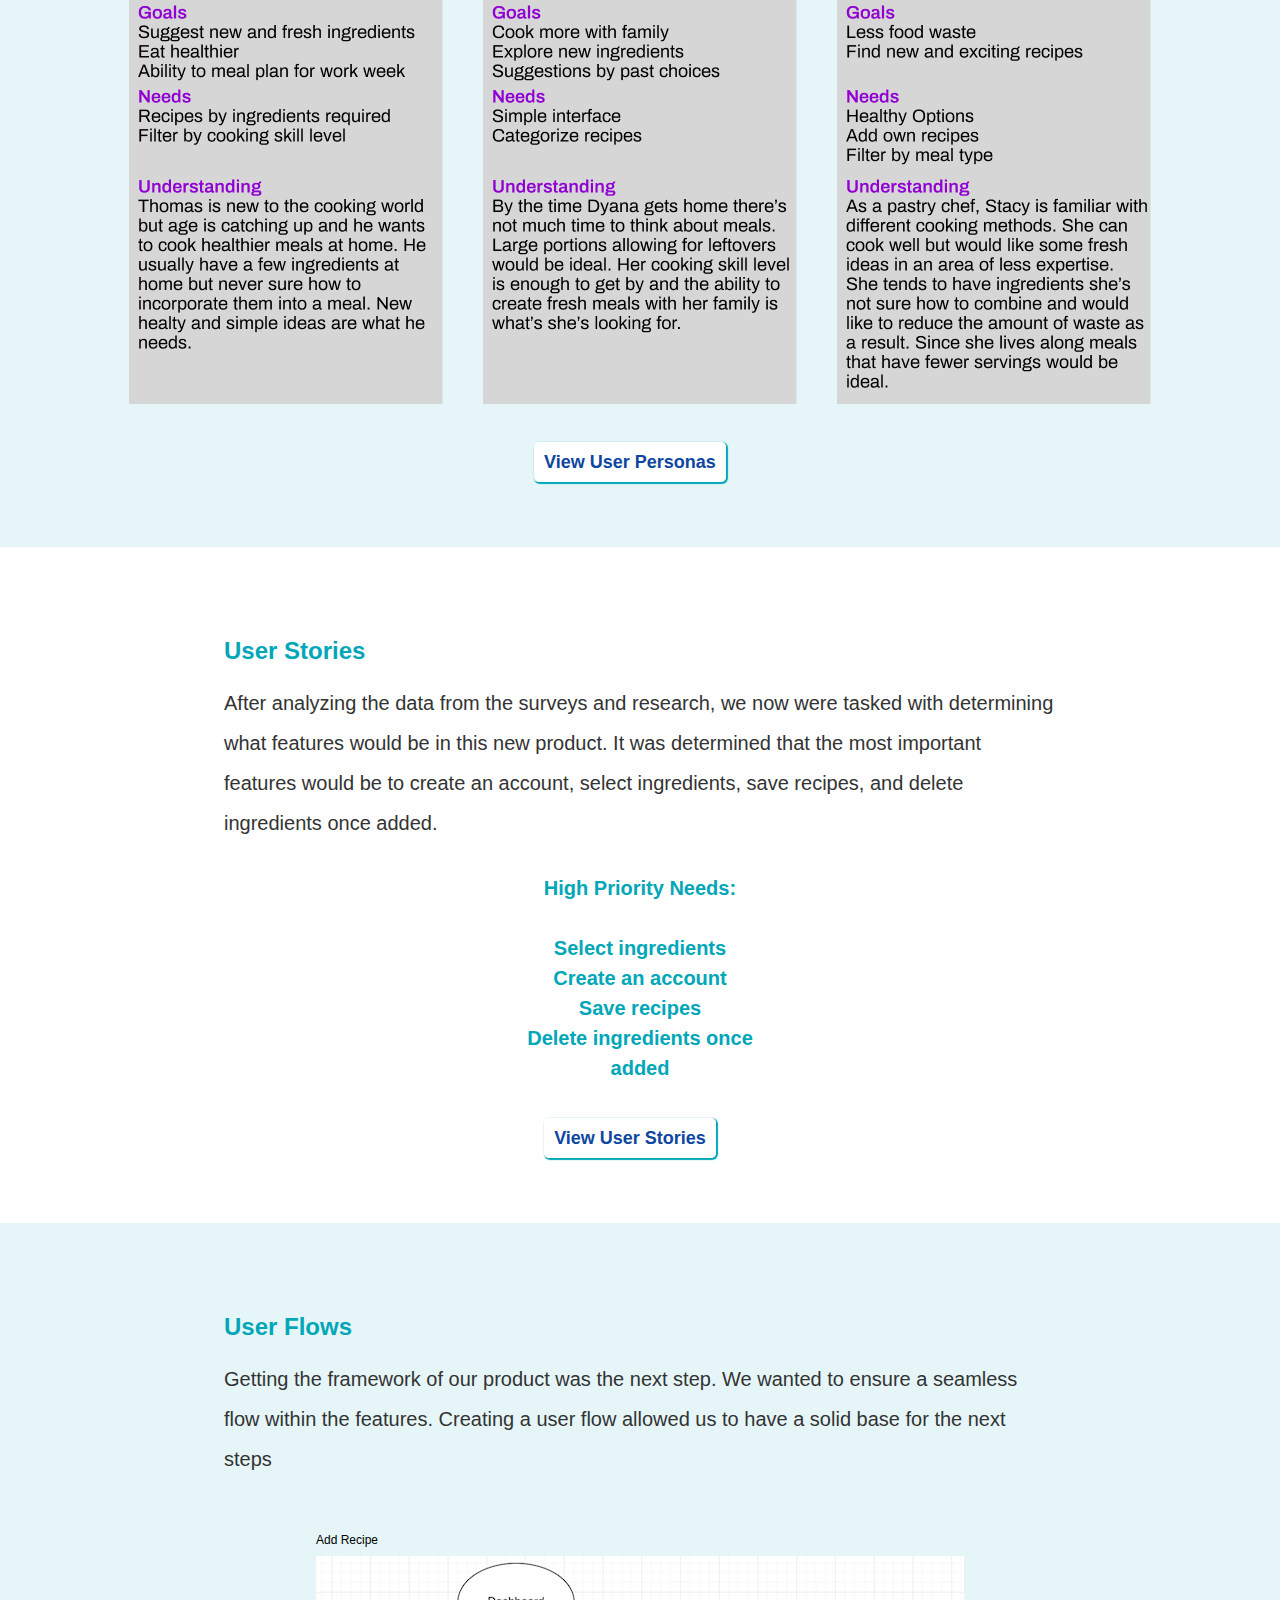
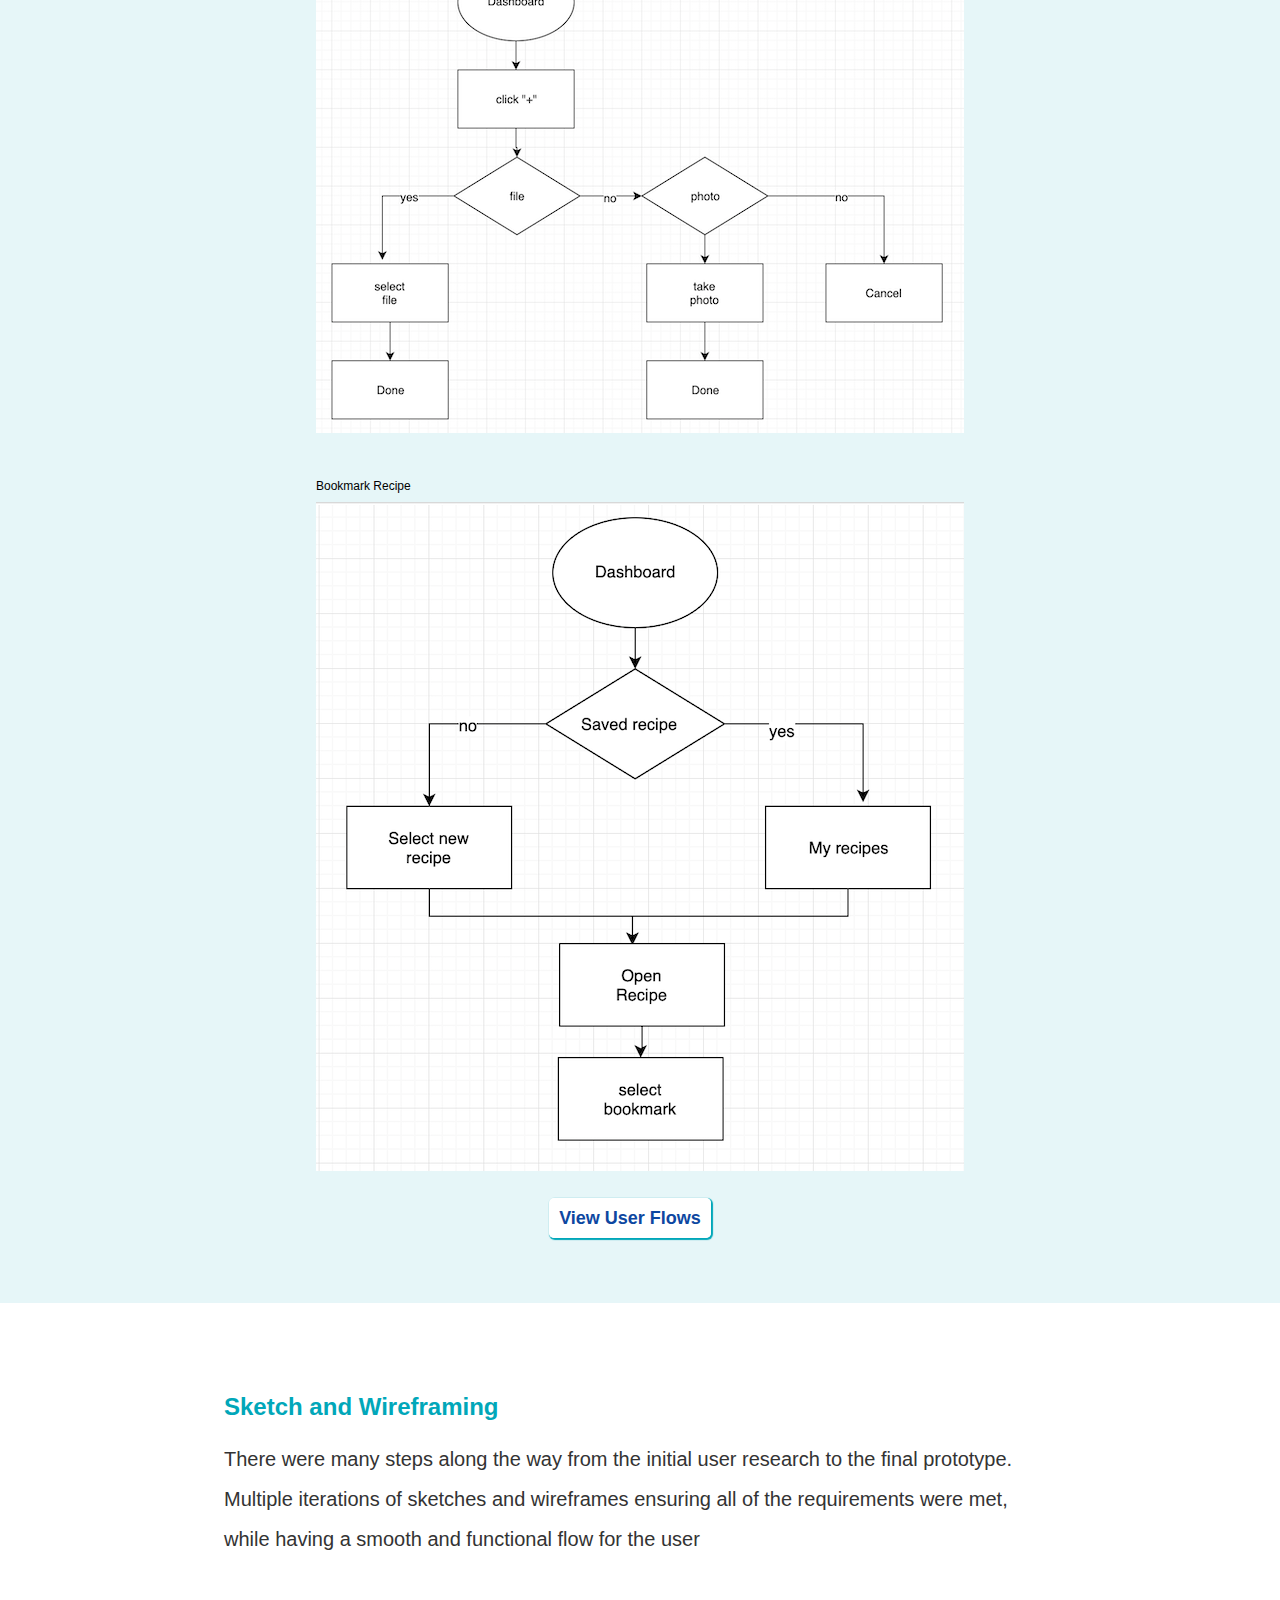
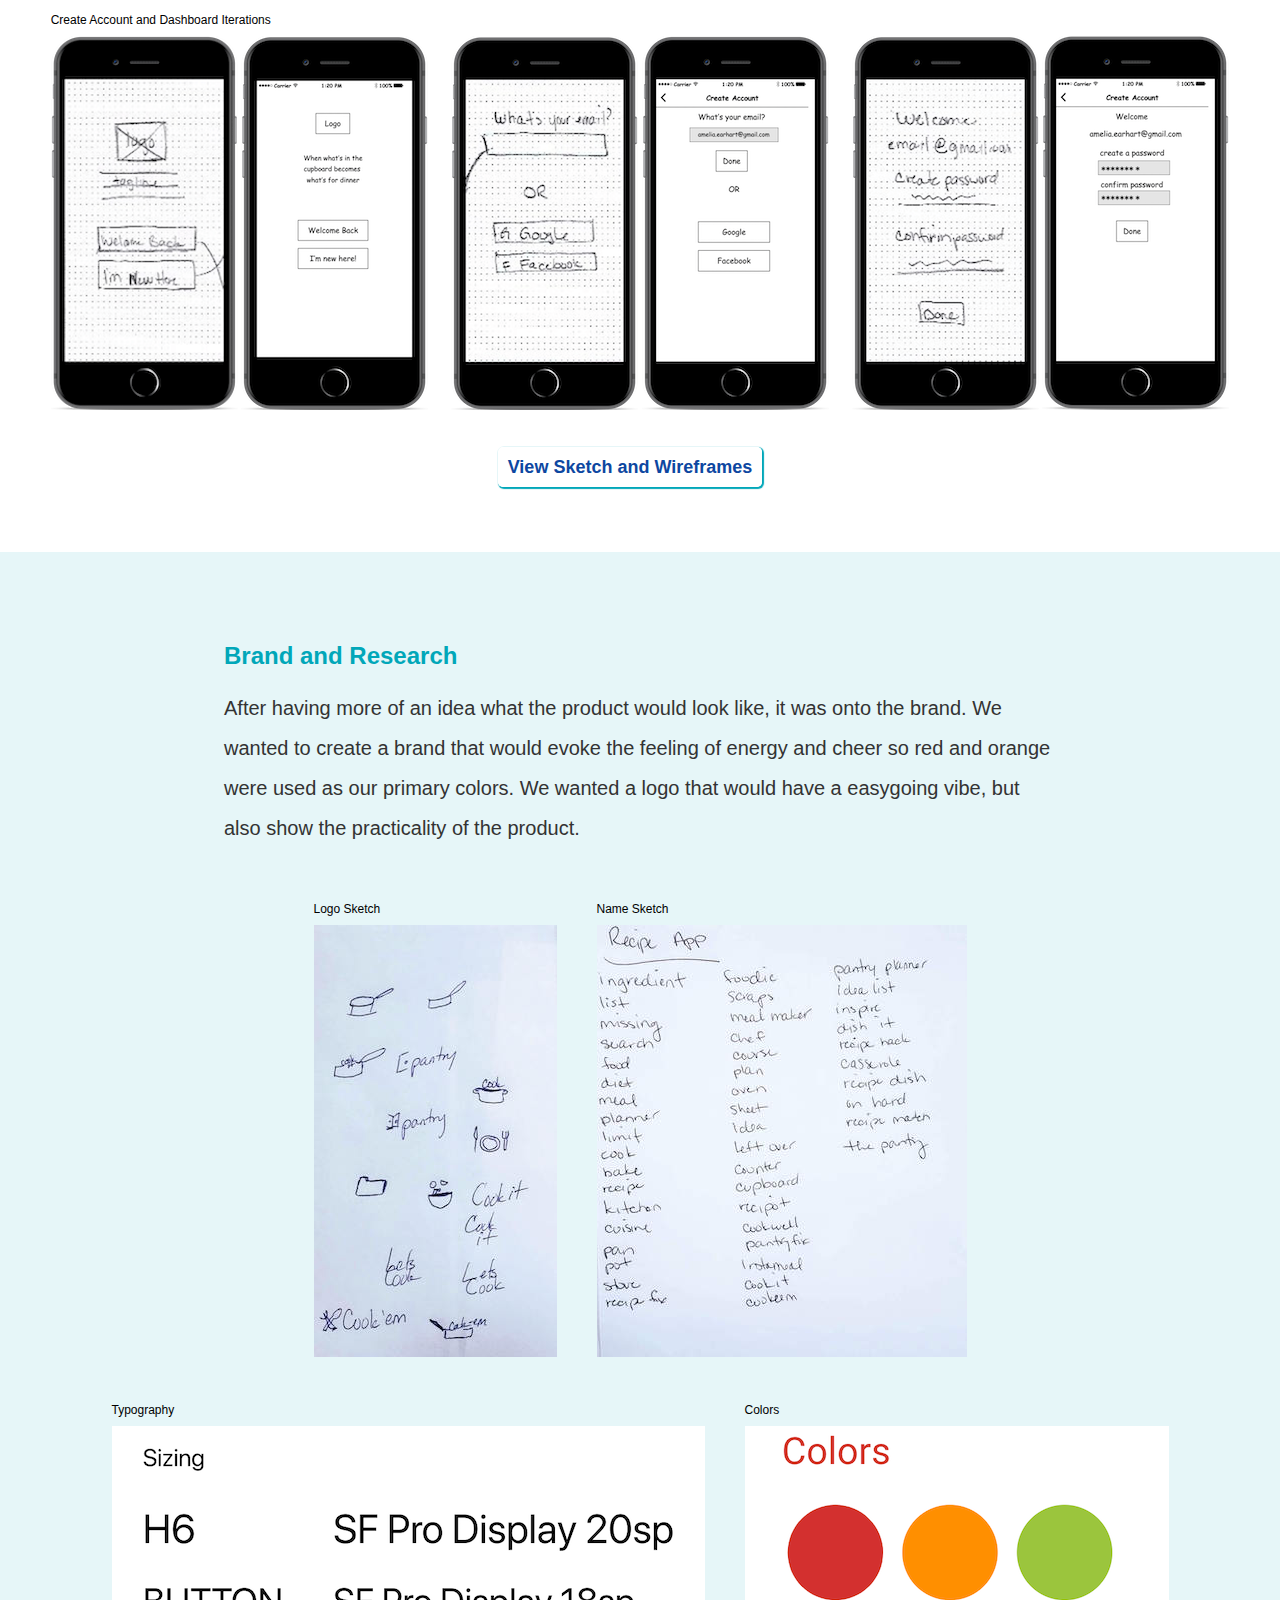
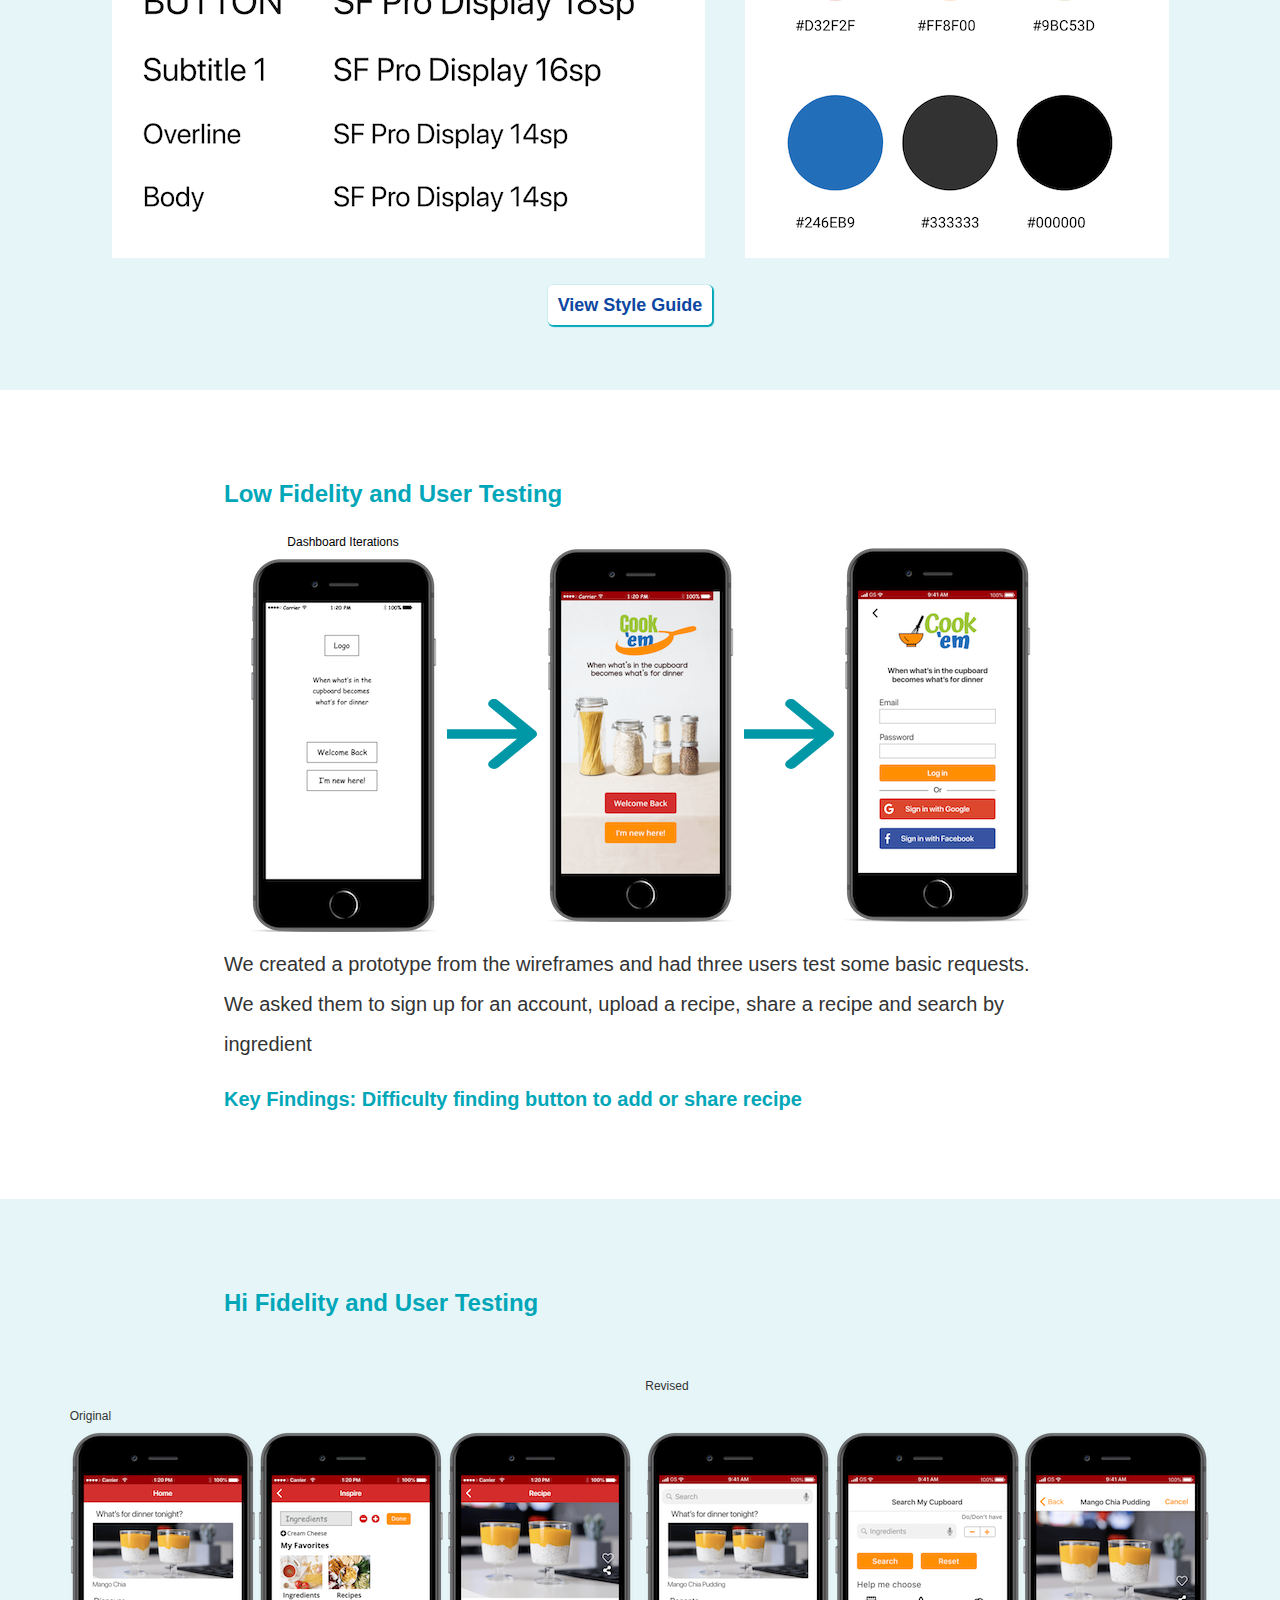
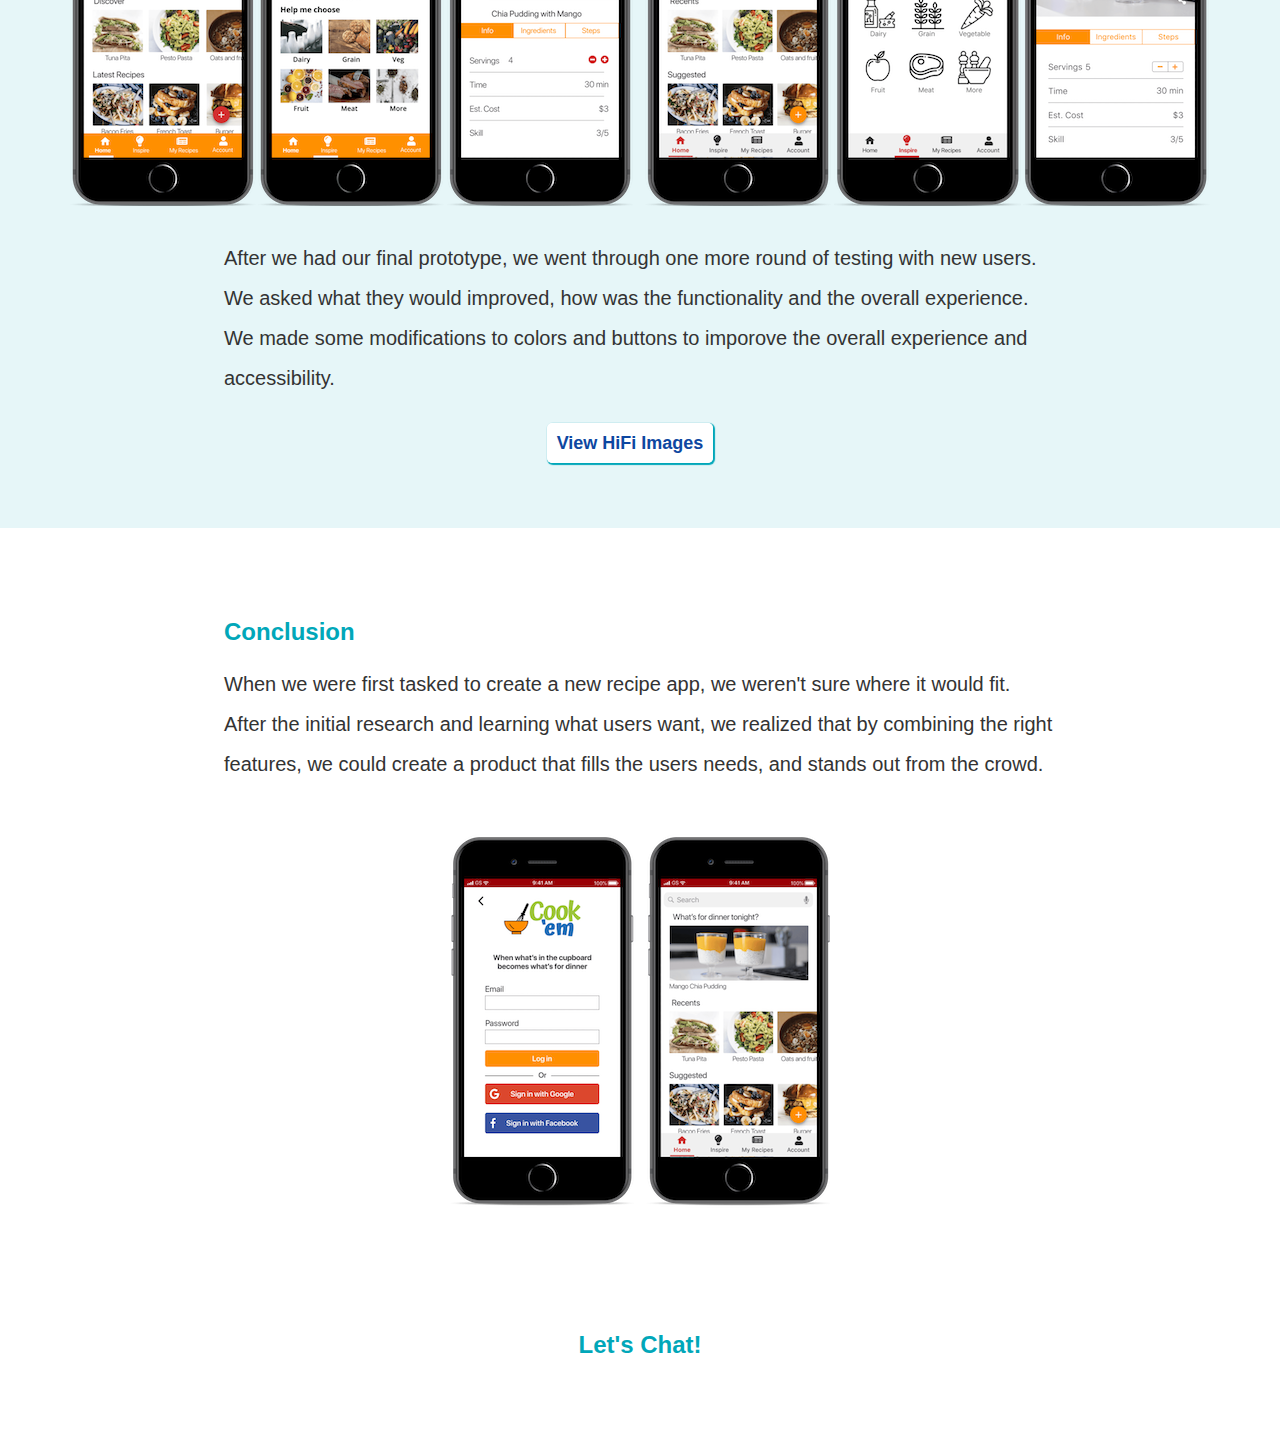
<file: solo.html>
<!DOCTYPE html>
<html>
<head>
  <title>Portfolio | Amanda Mojabi</title>
  <meta name="viewport" content="width=device-width,initial-scale=1.0">

  <!-- Custom Styles -->
  <link rel="stylesheet" href="styles/reset.css">
  <link rel="stylesheet" href="styles/main.css">
  <link rel="stylesheet" href="https://use.fontawesome.com/releases/v5.7.0/css/all.css" integrity="sha384-lZN37f5QGtY3VHgisS14W3ExzMWZxybE1SJSEsQp9S+oqd12jhcu+A56Ebc1zFSJ" crossorigin="anonymous">
  <link href="https://fonts.googleapis.com/css?family=Nunito:400,700&display=swap" rel="stylesheet">
  <link href="https://fonts.googleapis.com/css?family=Nunito+Sans:400,700&display=swap" rel="stylesheet">
  <script async src="https://www.googletagmanager.com/gtag/js?id=UA-143696275-1"></script>
  <script>
    window.dataLayer = window.dataLayer || [];
    function gtag(){dataLayer.push(arguments);}
    gtag('js', new Date());


    gtag('config', 'UA-143696275-1');
  </script>


  <body>
    <header>
      <div class="container">
          <h1 class="name">Amanda Mojabi</h1>
          </div>
          <h2 class="title">Product Designer</h2>

    </header>


    <br>
    <nav>
      <div class="nav list">
        <ul>
          <li><a href="index.html">MAIN</a></li>
          <li><a href="index.html#DocuVAULT">PROJECTS</a></li>
          <li><a href="about.html">ABOUT</a></li>
        </ul>
      </div>
    </nav>

    <section>
      <div class="cloud-head">
        <div class="columntext">
          <div class="logo">
            <img src="images/solo/finallogolrg.png" alt="cookemlogo logo">
          </div>
          <div class="cloudtagline">
            <h2 class="cookemtag">When what's in the cupboard, <br>becomes what's for dinner</h2>
          </div>
            <a href="https://www.figma.com/proto/eXor9TWu0gNSEGMUiiDCif/solo-wireframe-hifi-revised?node-id=1447%3A2005&viewport=150%2C67%2C0.14981117844581604&scaling=scale-down" target="_blank" class="primary button btnBorder btnBlueGreen">Mobile Prototype</a>

        </div>
        <div class="columnimg">
          <img src="images/solo/mockups/finalgroup.png" alt="cookem group">
        </div>
      </div>
    </section>

    <!-- experience -->
    <section>
      <div class="color">
        <h3>Roles</h3>
        <p>User Research | UX Design | Information Architecture | Branding | Visual Design</p>
        <h3>Tools</h3>
        <p>Figma | Draw.io | Google Forms</p>
        <h3>Deliverables</h3>
        <p>Competitive Analysis | User Surveys | User Stories | User Personas | User Flows | User Testing | Logo Design | Style Guide | Wireframes | Prototype</p>
      </div>
    </section>

    <!-- role -->
  <section>
  <div class="clear">
    <h3>Summary</h3>
    <p>We were asked to build a product in the recipe organization and search market with multiple features including creating/uploading content and the ability to search based on on-hand items. With the multitude of recipe apps on the market, we were tasked at creating a product that would stand out from the competition.</p>
    <h3>Problem</h3>
    <p>Creating a product including all the necessary features, yet standing out in a crowded market was our challenge. We needed to ensure we researched users to see what features were lacking and how to create a product for all.</p>
    <h3>Solution</h3>
    <p>After all of our initial research was complete, we came up with Cook ‘em. This product bridges the gaps in many of the other recipe apps and is engaging and simple for any user to understand.</p>
    <div class="solutioncontainer">
      <figure class="phone-left">
        <figcaption class="phonecap">Landing Page</figcaption>
        <img src="images/solo/mockups/finallanding.png" alt="landing page">
      </figure>
      <figure class="phone-right">
        <figcaption class="phonecap">Dashboard</figcaption>
        <img src="images/solo/mockups/finaldash.png" alt="dashboard page">
      </figure>
    </div>
  </div>
</section>

<!-- competitive analysis -->
<section>
  <div class="color">
    <h2 class="Process-header">Research and Discovery</h2>
    <h3>Competitive Analysis</h3>
    <p>With so many recipe search and storage apps on the market, it was essential that we determine what worked and what was missing. We narrowed down the competition to those which contained some features that we also wanted to include. The three competitors were Super Cook, All Recipes and Big Oven. Super Cook is a web responsive site which is specifically geared toward ingredient search.</p>
    <br>
    <div class="cookemcompetitors">
      <img src="images/solo/comp.png" alt="Cloud Storage Logos"><br>
    </div>
    <a href="https://docs.google.com/document/d/1liwPwgbqB1cFL84IcEW1vy3pSbolQpuWdjiW69-NluA/edit?usp=sharing" target="_blank" class="secondary button btnBorder btnWhiteGreen">View SWOT</a>
  </div>
</section>

<!-- user research -->
<section>
  <div class="clear">
    <h3>User Research</h3>
    <p>We reached out to a variety of users and asked them a multitude of questions to narrow down the potential product features.</p>
    <br>
    <br>
    <img src="images/solo/75.svg" alt="fact" class="factone">
    <img src="images/solo/80.svg" alt="fact" class="facttwo">
    <br>
    <br>
    <p>After looking at the data and thinking about how to apply this to the market, we realized that the variety of apps and sites were familiar with had different features, but if we could take those, as well as any lacking and include them in our project that we could create some room in the market for a new product which could satisfy users needs.
</p>
    <div class="survey-button">
      <a href="https://docs.google.com/forms/d/1iPlao_rWcnn6DU5tnIUUn7RHpOpeuB424JNpGBFtpQE/edit?usp=sharing" target="_blank" class="secondary button btnBorder btnWhiteGreen">View User Surveys</a>
  </div>
</div>
</section>

<!-- personas -->
<section>
  <div class="color">
    <h3>User Personas</h3>
    <p>Based on the user survey data we collected,  we created Personas to help put a backstory to our users</p>
      <div class="persona-container">
        <figure class="Kara">
          <figcaption class="personacap">Thomas Persona</figcaption>
          <img src="images/solo/persona1.png" alt="Thomas Persona">
        </figure>

        <figure class="Patty">
          <figcaption class="personacap">Dyana Persona</figcaption>
          <img src="images/solo/persona2.png" alt="Dyana Persona">
        </figure>

        <figure class="Patty">
          <figcaption class="personacap">Stacy Persona</figcaption>
          <img src="images/solo/persona3.png" alt="Stacy Persona">
        </figure>
      </div>
      <div class="googlelink">
        <a href="https://www.figma.com/file/iavVvJyL5h0DU6MYeYYRYT/Untitled?node-id=0%3A1" target="_blank" class="secondary button btnBorder btnWhiteGreen">View User Personas</a>
        </div>
      </div>
    </section>

<!-- stories -->
    <section>
      <div class="clear">
        <h3>User Stories</h3>
        <p>After analyzing the data from the surveys and research, we now were tasked with determining what features would be in this new product. It was determined that the most important features would be to create an account, select ingredients, save recipes, and delete ingredients once added.</p>
          <div class="persona-container">
            <p class="personafact">High Priority Needs:<br><br>
                    Select ingredients<br>
                    Create an account<br>
                    Save recipes<br>
                    Delete ingredients once added</p>
          </div>
          <div class="googlelink">
            <a href="https://docs.google.com/spreadsheets/d/1O-lna4aXPns2-GjaAiYYYLjx-orutIPXeoCX-Tj2bPk/edit?usp=sharing" target="_blank" class="secondary button btnBorder btnWhiteGreen">View User Stories</a>
            </div>
          </div>
        </section>

<!-- user flows -->
<section>
  <div class="color">
    <h3>User Flows</h3>
    <p>Getting the framework of our product was the next step. We wanted to ensure a seamless flow within the features. Creating a user flow allowed us to have a solid base for the next steps<p>
      <div class="flow-container">
        <figure class="landing-container">
          <figcaption class="flowcap">Add Recipe</figcaption>
          <img src="images/solo/add recipe.png" alt="Add Recipe">
        </figure>
        <figure class="organize-container">
          <figcaption class="flowcap">Bookmark Recipe</figcaption>
          <img src="images/solo/bookmark.png" alt="Bookmark Recipe">
        </figure>
      </div>
      <div class="googlelink">
          <a href="https://drive.google.com/open?id=13qktb7IX5YLmweBc7kP2IOK8ISx__5qw" target="_blank" class="secondary button btnBorder btnWhiteGreen">View User Flows</a>
        </div>
      </div>
    </section>

    <!-- sketch/wireframes -->
    <section>
      <div class="clear">
        <h3>Sketch and Wireframing</h3>
        <p>There were many steps along the way from the initial user research to the final prototype. Multiple iterations of sketches and wireframes ensuring all of the requirements were met, while having a smooth and functional flow for the user</p>
        <div class="screen-container">
          <div class="joinus-container">
            <figure class="joinus">
              <figcaption class="screencap">Create Account and Dashboard Iterations</figcaption>
              <img src="images/solo/sketch/login1.png" alt="join us sketch">
              <img src="images/solo/mockups/lofiland.png" alt="joinuslofi">
            </figure>
          </div>
          <div id="joinus-container">
            <figure class="joinus">
              <figcaption class="screencap">Create Account and Dashboard Iterations</figcaption>
              <img src="images/solo/sketch/login1crop.png" alt="join us sketch">
              <img src="images/solo/mockups/lofilandcrop.png" alt="joinuslofi">
            </figure>
          </div>
          <div class="create-container">
            <img src="images/solo/sketch/login2.png" alt="create acct sketch">
            <img src="images/solo/mockups/lofi.png" alt="create acct lofi">
          </div>
          <div id="create-container">
            <img src="images/solo/sketch/login2crop.png" alt="create acct sketch">
            <img src="images/solo/mockups/loficrop.png" alt="create acct lofi">
          </div>
          <div class="dash-container">
            <img src="images/solo/sketch/login3.png" alt="dashboard sketch">
            <img src="images/solo/mockups/lofilogin.png" alt="dashboard lofi">
          </div>
          <div id="dash-container">
            <img src="images/solo/sketch/login3crop.png" alt="dashboard sketch">
            <img src="images/solo/mockups/lofilogincrop.png" alt="dashboard lofi">
          </div><br>
          <div class="googlelink">
        <a href="https://www.figma.com/file/N9J4jAkIzQjIcxaUtXdJuf/solo-lofi-wireframe?node-id=1155%3A2" target="_blank" class="secondary button btnBorder btnWhiteGreen">View Sketch and Wireframes</a>
      </div>
        </div>
      </div>

    </section>


    <!-- branding -->
    <section>
      <div class="color">
        <h3>Brand and Research</h3>
        <p>After having more of an idea what the product would look like, it was onto the brand. We wanted to create a brand that would evoke the feeling of energy and cheer so red and orange were used as our primary colors.   We wanted a logo that would have a easygoing vibe, but also show the practicality of the product.</p>
        <br>
        <div class="brand-container">
          <div class="logo-container">
            <figure class="brand">
              <figcaption class="brandcap">Logo Sketch</figcaption>
              <img src="images/solo/cookemlogo.jpg" alt="logo sketches">
            </figure>
          </div>
          <div class="vision-container">
            <figure class="brand">
              <figcaption class="brandcap">Name Sketch</figcaption>
              <img src="images/solo/cookem names.jpeg" alt="names">
            </figure>
          </div>
          <br><br>
            <div class="type-container">
              <figure class="brand">
                <figcaption class="brandcap">Typography</figcaption>
                <img src="images/solo/type.png" alt="typography">
              </figure>
            </div>
              <div class="color-container">
                <figure class="brand">
                  <figcaption class="brandcap">Colors</figcaption>
                  <img src="images/solo/color.png" alt="colors">
                </figure>
              </div>
          </div>
          <div class="googlelink">
        <a href="https://drive.google.com/drive/folders/1Qk_uPyuADNYZO2pggpXBjYObWoKlTCID?usp=sharing" target="_blank" class="secondary button btnBorder btnWhiteGreen">View Style Guide</a>
      </div>
      </div>
    </section>


    <!-- lofidelity -->
    <section>
      <div class="clear">
        <h3>Low Fidelity and User Testing</h3>
        <div class="lofi-container">

          <div class="dashboard-container">

              <h6 class="loficap">Dashboard Iterations</h6>
            <div class="dashboard">
              <img src="images/solo/mockups/lofiland.png" alt="dashboard sketch">
            </div>
            <div id="dashboard">
              <img src="images/solo/mockups/lofilandcrop.png" alt="dashboard sketch">
            </div>
          </div>

          <div class="arrow1">
            <img src="images/tinypng/arrowacross.svg" alt="arrow">
          </div>
          <div id="arrow1">
            <img src="images/tinypng/arrowdown.svg" alt="arrow">
          </div>
          <br>
          <div class="lofi1-container">
            <img src="images/solo/mockups/origland.png" alt="dashboard lofi">
          </div>
          <div id="lofi1-container">
            <img src="images/solo/mockups/origlandcrop.png" alt="dashboard lofi">
          </div>
          <div class="arrow2">
            <img src="images/tinypng/arrowacross.svg" alt="arrow">
          </div>
          <div id="arrow2">
            <img src="images/tinypng/arrowdown.svg" alt="arrow">
          </div>
          <br>
          <div class="lofi2-container">
            <img src="images/solo/mockups/finallanding.png" alt="dashboard lofi">
          </div>
          <div id="lofi2-container">
            <img src="images/solo/mockups/finallandingcrop.png" alt="dashboard lofi">
          </div>
        </div>
        <p>We created a prototype from the wireframes and had three users test some basic requests. We asked them to sign up for an account, upload a recipe, share a recipe and search by ingredient</p>
        <p class="keyfact">Key Findings: Difficulty finding button to add or share recipe</p>
        <div class="googlelink">

    </div>
      </div>
    </section>



    <!-- hi fidelity -->
    <section>
      <div class="color">
        <h3>Hi Fidelity and User Testing</h3>
        <div class="hifi-container">
          <figure class="original-container">
            <figcaption class="originalcap">Original</figcaption>
            <img src="images/solo/mockups/dashboard.png" alt="dashboard">
            <img src="images/solo/mockups/inspireorig.png" alt="organize file">
            <img src="images/solo/mockups/recipeorig.png" alt="share file">
          </figure>

          <figure class="revised-container">
            <figcaption class="revisedcap">Revised</figcaption>
            <img src="images/solo/mockups/finaldashboard.png" alt="dashboard">
            <img src="images/solo/mockups/finalcat.png" alt="organize file">
            <img src="images/solo/mockups/finalchia.png" alt="share file">
          </figure>
          <figure id="original-container">
            <figcaption class="originalcap">Original</figcaption>
            <img src="images/solo/mockups/dashboardcrop.png" alt="dashboard">
            <img src="images/solo/mockups/inspireorigcrop.png" alt="organize file">
            <img src="images/solo/mockups/recipeorigcrop.png" alt="share file">
          </figure>
          <figure id="revised-container">
            <figcaption class="revisedcap">Revised</figcaption>
            <img src="images/solo/mockups/finaldashboardcrop.png" alt="dashboard">
            <img src="images/solo/mockups/finalcatcrop.png" alt="organize file">
            <img src="images/solo/mockups/finalchiacrop.png" alt="share file">
          </figure>
          <p>After we had our final prototype, we went through one more round of testing with new users. We asked what they would improved, how was the functionality and the overall experience. We made some modifications to colors and buttons to imporove the overall experience and accessibility.</p>
          <div class="googlelink">
        <a href="https://www.figma.com/file/eXor9TWu0gNSEGMUiiDCif/solo-wireframe-hifi-revised?node-id=1155%3A2" target="_blank" class="secondary button btnBorder btnWhiteGreen">View HiFi Images</a>
      </div>
        </div>
      </div>
    </section>

    <!-- conclusion -->
    <section>
      <div class="clear">
        <h3>Conclusion</h3>
        <p>When we were first tasked to create a new recipe app, we weren't sure where it would fit. After the initial research and learning what users want, we realized that by combining the right features, we could create a product that fills the users needs, and stands out from the crowd. </p>
        <div class="final">
          <img src="images/solo/mockups/finalgroup copy.png" alt="Cook'em screen group">
        </div>
      </div>
    </section>




    <footer>
      <div class="chat">
        <h3 class="connect">Let's Chat!</h3>
      </div>
      <div class="links">
        <ul>
          <li>
            <div class= "linkedin">
              <a class="link" href="https://www.linkedin.com/in/amandamojabi" target="_blank">
                <i class="fab fa-linkedin-in fa-2x"></i></a>
              </div>
            </li>
            <li>
              <div class="github">
                <a class="git" href="https://github.com/sunchik02" target="_blank">
                  <i class="fab fa-github fa-2x"></i></a>
                </div>
              </li>
              <li>
                <div class="email">
                  <a class="mail" href="mailto:amanda.mojabi@gmail.com" target="_blank">
                    <i class="far fa-envelope fa-2x"></i></a>
                  </div>
                </li>
              </ul>
            </div>
          </footer>
        </body>
        </html>
</file>
<file: styles/main.css>
* {
  box-sizing: border-box;
}
html {
  font-size: 10px;
  scroll-behavior: smooth;
}



body {
  text-align: center;
  margin: 0 auto;
  box-sizing: border-box;
}


/* Top Nav/Header */
.container {
  margin-top: 56px;
  justify-content: center;
  display: flex;
  align-items: center;
}
.plane {
  margin-right: 10px;
}
h1.name {
  color: #474747;
  font-size: 5.6rem;
  font-family: 'Open Sans',Arial,sans-serif;
  font-style: normal;
  font-weight: bold;
  margin-left: 5px;
  margin-right: 5px;
  display: inline;
}
h2.title {
  font-family: 'Open Sans',Arial,sans-serif;
  color: #5C5C5C;
  font-size: 3.2rem;
  margin-top: 10px;
}

@media screen and (max-width: 1024px) {
  h1.name {
  font-size:
  }
}
nav {
  width: 100%;
}
ul {
  font-family: helvetica;
  font-size: 1.4rem;
  display: inline-block;
  margin-top: 15px;
}
li {
  float: left;
}
li a {
  font-size: 2.0rem;
  display: inline-block;
  text-align: center;
  padding: 10px;
  text-decoration: none;
  color: #01A7B9;
  padding-bottom: 30px;
  font-family: helvetica;
}

/* links */
a:link {
  text-decoration: none;
}
a:hover {
  text-decoration: underline;
}
a:active {
  text-decoration: underline;
}
/* Icon description */
p.about {
  font-size: 3rem;
  line-height: 200%;
  width: auto;
}

.column_img {
  float: left;
  width: 5%;
  margin-left: 40%;
  padding-top: 10px;
}

.column_txt {
  float: left;
  width: 35%;
  font-size: 2.4rem;
  text-align: left;
  font-family: 'Open Sans',Arial,sans-serif;
}

.row:after {
  content: "";
  display: table;
  clear: both;
  margin: 1%;
}
.row {
  display: block;
}

.hero {
  padding-top: 100px;
}

/*ipad horizontal*/
@media screen and (max-width: 1024px) {
  .column_img {
    float: left;
    width: 5%;
    margin-right: 10px;
    margin-left: 37%;
  }

  .column_txt {
    float: left;
    width: 50%;
    font-size: 2.4rem;
    text-align: left;
  }
}

/*ipad*/
@media screen and (max-width: 768px) {
  .column_img {
    float: left;
    width: 5%;
    margin-right: 10px;
    margin-left: 33%;
  }

  .column_txt {
    float: left;
    width: 50%;
    font-size: 2.4rem;
    text-align: left;
  }
  p.about {
    font-family: 'Open Sans',Arial,sans-serif;
    font-size: 2.5rem;
    line-height: 150%;
    text-align: left;
    color: #333333;
    display: inline-block;
    width: auto;
  }
}
/*mobile*/
@media screen and (max-width: 576px) {
  .column_img {
    float: left;
    width: 5%;
    margin-left: 18%;
  }

  .column_txt {
    float: left;
    width: 70%;
    font-size: 2rem;
    text-align: left;
    font-family: 'Open Sans',Arial,sans-serif;
  }
  p.about {
    font-family: 'Open Sans',Arial,sans-serif;
    font-size: 2rem;
    line-height: 150%;
    text-align: left;
    color: #333333;
    display: inline-block;
    width: auto;
  }
  }


.direction {
display: block;
width: 100%;

}
.direct {
  text-align: center;
  margin-top: 30px;
}
.line {
  margin-bottom: 300px;
}
h3 a{
  color: #01A7B9;
  font-size: 3rem;
  font-weight: bold;
  text-align: center;
  margin: 0 auto;
  display: block;
  text-decoration: none;
  margin-bottom: 400px;
}
/* DocuVAULT */



/*body*/

h3.fas fa-map-marker-alt fa {
  text-align: center;
}

h4#DocuVAULT {
  color: #01A7B9;
  font-weight: bold;
  font-size: 4.8rem;
  text-align: center;
  font-family: 'Open Sans',Arial,sans-serif;
  margin-bottom: 30px;
  text-decoration: none;
}
h4#Cookem {
  color: #01A7B9;
  font-weight: bold;
  font-size: 4.8rem;
  text-align: center;
  font-family: 'Open Sans',Arial,sans-serif;
  margin-bottom: 30px;
  text-decoration: none;
  padding-top: 100px;
}

.projectcontainer {
  display: flex;
  flex-wrap: wrap;
  height: auto;
  justify-content: center;
  align-items: center;
}
.cookemcontainer {
  display: flex;
  flex-wrap: wrap;
  height: auto;
  justify-content: center;
  align-items: center;
  padding-left: 50px;
  padding-right: 20px;
}

p.docutext {
  text-align: center;
  font-size: 2rem;
  max-width: 500px;
  font-family: 'Open Sans',Arial,sans-serif;
  margin-bottom: 10px;
}
/*buttons*/
a.button {
font-family:'Open Sans',Arial,sans-serif;
text-align: center;
line-height: 50px;
font-size: 1.8rem;
width: 180px;
padding: 10px;
}
a.primary {
  position: relative;
  margin: 10px 20px 10px 0;
  font-weight: 600;
  color: #FFF;
  border-radius: 5px;
  transition: all 0.2s;
}
a.secondary {
  position: relative;
  margin: 10px 20px 10px 0;
  font-weight: 600;
  color: #0D47A1;
  border-radius: 5px;
  transition: all 0.2s;
}
.btnBlueGreen {
  background: #01A7B9;
}
.btnBlueGreen.btnBorder {
  box-shadow: 0px 0px 0px 0px #00717D;
}

.btnBlueGreen.btnBorder:hover {
  box-shadow: 0px 0px 0px 5px #00717D;
}

.btnWhiteGreen {
  background: #FFF;
}
.btnWhiteGreen.btnBorder {
  box-shadow: 1px 1px 1px 1px #01A7B9;
}

.btnWhiteGreen.btnBorder:hover {
  box-shadow: 0px 0px 0px 5px #01A7B9;
}

@media only screen and (max-width: 769px){
  a.button {
  line-height: 50px;
  font-size: 1.6rem;
  padding: 10px;
  }
  a.primary {
    margin: 0 auto;
    font-weight: 600;
    border-radius: 5px;
    transition: all 0.2s;
  }
}

/* Me in a Minute */
h4.me {
  font-size: 4.8rem;
  color: #0D47A1;
  font-weight: bold;
  padding-top: 10%;
  font-family: 'Open Sans',Arial,sans-serif;
}
p.aboutmetext {
  display: inline-block;
  margin-top: 20px;
  max-width: 610px;
  font-size: 2rem;
  line-height: 180%;
  text-align: center;
  font-family: 'Open Sans',Arial,sans-serif;
}

/*footer*/
h3.connect {
  text-align: center;
  display: inline-block;
}
.chat {
  font-size: 3.2rem;
  color: #01A7B9;
  font-weight: bold;
  text-align: center;
  width: 100%;
  font-family: 'Open Sans',Arial,sans-serif;
  margin-top: 50px;
}

.links a{
  align-items: center;
  color: #333333;
  font-size: 1.5rem;
  margin-bottom: 50px;
}

a.link:link {
  padding: 0;
}
.linkedin{
  padding-right: 5px;
}
.github {
  padding-right: 5px;
  padding-left: 5px;
}
.email{
  padding-left: 5px;
}
a.git:link {
  padding: 0;

}
a.mail:link {
  padding: 0;
}


/*Projects*/

/*Docuvault head*/
.cloud-head {
  display: flex;
  flex-wrap: wrap;
}

.columntext {
  width: 50%;
  display: inline-block;
  padding-top: 100px;
  padding-left: 50px;
  padding-bottom: 30px;
}
.columnimg {
  width: 50%;
  display: inline-block;
  padding-top: 100px;
  padding-bottom: 70px;
  padding-right: 60px;
}

@media only screen and (max-width: 576px){
  .cloud-head {
    display: flex;
    flex-wrap: wrap;
  }
  .columntext {
    width: 100%;
    margin-right: 35px;
    padding-left: 30px;
    margin-top: 20px;
    padding-top: 0px;
    padding-bottom: 0px;
  }
  .columnimg {
    width: 100%;
    padding-top: 0px;
    padding-bottom: 70px;
    margin-left: 50px;
  }
  .buttons {
    margin-bottom: 10px;
  }
}

h2.cloudtag {
  font-size: 3rem;
  font-family: 'Open Sans',Arial,sans-serif;
  margin-bottom: 20px;
  text-align: center;
}

p.cloudtext {
  font-family: 'Open Sans',Arial,sans-serif;
  text-align: center;
  margin-bottom: 20px;
}
.buttons {
  margin: 10px;
}



/* Role */
.solutioncontainer {
  display: flex;
  justify-content: center;
  align-items: center;
  height: auto;
  width: 100%;
}
.phonecap {
  text-align: left;
  margin-top: 45px;
  margin-bottom: 10px;
}
.phone-left {
  font-family: "helvetica";
  font-size: 1.2rem;
  margin-right: 15px;
  margin-left: 30px;
  display: inline-block;
}
.phone-right {
  font-family: "helvetica";
  font-size: 1.2rem;
  margin-left: 15px;
  margin-right: 30px;
  display: inline-block;

}
/* competitive analysis */
h2.Process-header {
  color: #333333;
  font-family: 'Open Sans',Arial,sans-serif;
  font-size: 3.8rem;
  font-weight: bold;
  margin-bottom: 30px;
  margin-left: 20px;
  margin-right: 20px;
}
/* competitive analysis */
.competitors {
  align-items: center;
  margin-top: 30px;
  padding: 5px;
  margin-bottom: 20px;
}

/* user research */

.factone {
  margin-right: 20px;
  margin-bottom: 30px;
  margin-top: 30px;

}
.facttwo {
  margin-left: 20px;
  margin-bottom: 30px;
  margin-top: 30px;
}
.survey-button {
  margin-top: 20px;
}
@media only screen and (max-width: 768px) {
  .factone {
    margin-bottom: 30px;
    margin-top: 30px;
    margin-right: 10px;
    margin-left: 10px;

  }
  .facttwo {
    margin-bottom: 30px;
    margin-top: 30px;
    margin-left: 10;
    margin-right: 10px
  }
}

/*personas*/
.persona-container {
  display: flex;
  flex-wrap: wrap;
  align-items: center;
  justify-content: center;
  width: 100%;
  margin-top: 30px;
  margin-bottom: 30px;
}
p.personafact {
  font-size: 2.0rem;
  color: #01A7B9;
  font-weight: bold;
  line-height: 30px;
  text-align: center;
  width: 20%;
}


.Kara {
  font-family: "helvetica";
  font-size: 1.2rem;
  display: inline-block;
  margin-right: 20px;
  margin-left: 20px;
  justify-content: center;
  align-items: center;
}
.Patty {
  font-family: "helvetica";
  font-size: 1.2rem;
  display: inline-block;
  margin-left: 20px;
  margin-right: 20px;
}
.personacap {
  text-align: left;
  margin-top: 45px;
  margin-bottom: 10px;
}
@media only screen and (max-width: 768px) {
  p.personafact {
    margin-top: 30px;
    width: 100%;
  }
}
/* user flows */
.flowcap {
  text-align: left;
  margin-top: 45px;
  margin-bottom: 10px;
}
.flow-container {
  display: flex;
  flex-wrap: wrap;
  align-items: center;
  justify-content: center;
  width: 100%;
}
.landing-container {
  font-family: "helvetica";
  font-size: 1.2rem;
  display: inline-block;
  margin-right: 20px;
  margin-left: 20px;
  justify-content: center;
  align-items: center;
}
.organize-container {
  font-family: "helvetica";
  font-size: 1.2rem;
  display: inline-block;
  margin-left: 20px;
  margin-right: 20px;
}
h5.user-flows {
  font-family: "helvetica";
  font-size: 2.1rem;
  margin-top: 20px;
  color: #333333;
}
/* sketch/wireframes */
.screen-container {
  font-family: "helvetica";
  font-size: 1.2rem;
  display: flex;
  flex-wrap: wrap;
  display: inline-block;
  height: auto;
  width: 100%;
}

.googlelink {
  margin-top: 20px;
}


/*sketch mobile screen*/

 @media only screen and (max-width: 575px) {
 .screencap {
   margin-top: 45px;
   margin-bottom: 10px;
 }
#joinus-container {
  display: inline-block;
  padding: 10px;
  display: block;
}
#create-container {
  display: inline-block;
  padding: 10px;
  display: block;
}
#dash-container {
  display: inline-block;
  padding: 10px;
  display: block;
}
.joinus-container {
  display: none;
}
.create-container{
  display: none;
}
.dash-container{
  display: none;
}
}
/*sketch desktop screen*/
@media only screen and (min-width: 576px) {
  .screencap {
    text-align: left;
    margin-top: 45px;
    margin-bottom: 10px;
  }

  #joinus-container {
    display: none;
  }
  #create-container {
    display: none;
  }
  #dash-container {
    display: none;
  }
.joinus-container{
  display: inline-block;
  padding: 10px;
}
.create-container{
  display: inline-block;
  margin: 10px;
}
.dash-container{
  display: inline-block;
  margin: 10px;
}
}

/*Lofidelity*/

h6.loficap {
  margin-bottom: 10px;
  font-family: "helvetica";
  font-size: 1.2rem;
  /* text-align: left;
  margin: 0 auto; */
}

.dashboard-container {
  padding: 10px;
}
.lofi1-container {
  margin: 10px;
  display: flex;

}
.lofi2-container {
 margin: 10px;
 display: flex;
}
p.keyfact {
  font-size: 2.0rem;
  color: #01A7B9;
  font-weight: bold;
  margin-top: 15px;
}


/*lofi desktop screen*/
@media only screen and (min-width: 780px){
  .lofi-container {
    font-family: "helvetica";
    font-size: 1.2rem;
    display: flex;
    flex-wrap: wrap;
    align-items: center;
    justify-content: center;
    width: 100%;
    height:auto;
  }
  #dashboard {
    display: none;
  }
  #lofi1-container {
    display: none;
  }
  #lofi2-container {
    display: none;
  }
  .arrow1 {
    display: inline-block;
  }
  .arrow2 {
    display: inline-block;
  }
  #arrow1 {
    display: none;
  }
#arrow2 {
  display: none;
}
}

/*ipad screen*/
@media only screen and (max-width: 780px){
  .lofi-container {
    font-family: "helvetica";
    font-size: 1.2rem;
    display: flex;
    flex-wrap: wrap;
    align-items: center;
    justify-content: center;
    width: 100%;
    height:auto;
  }
  .dashboard {
    display: none;
  }
  .lofi1-container {
    display: none;
  }
  .lofi2-container {
    display: none;
  }
  .arrow1 {
    display: inline-block;
    justify-content: center;
    align-items:center;
  }
  .arrow2 {
    display: inline-block;
    justify-content: center;
    align-items:center;

  }
  #arrow1 {
    display: none;
  }
#arrow2 {
  display: none;
}
}
/*lofi mobile screen*/
@media only screen and (max-width: 630px){
  .lofi-container {
    font-family: "helvetica";
    font-size: 1.2rem;
    flex-wrap: wrap;
    flex-direction: column;
    align-items: center;
    width: 100%;
    height:auto;
  }
  #dashboard {
    display: none;
  }
  #lofi1-container {
    display: none;
  }
  #lofi2-container {
    display: none;
  }
  .dashboard {
    display: block;
  }
  .lofi1-container {
    display: block;
  }
  .lofi2-container {
    display: block;
  }
  .arrow1 {
    display: none;
  }
  .arrow2 {
    display: none;
  }
  #arrow1 {
    display: block;
    margin: 10px;
  }
  #arrow2 {
    display: block;
    margin: 10px;
}
}


/*branding*/
.brand-container {
  display: flex;
  flex-wrap: wrap;
  justify-content: center;
  align-items: center;
  text-align: center;
  margin: 10px;
  padding-left: 80px;
  padding-right: 80px;
}

.brandcap {
  text-align: left;
  margin-top: 45px;
  margin-bottom: 10px;
  font-family: "helvetica";
  font-size: 1.2rem;

}
.brand {
  display: inline-block;
  margin-left: 20px;
  margin-right: 20px;
}


/*hifidelity*/

.hifi-continer {
  font-size: 1.2rem;
  display: inline-block;
}
.originalcap {
  text-align: left;
  font-size: 1.2rem;
  font-family: 'helvetica',Arial, sans-serif;
  margin-top: 45px;
  margin-bottom: 10px;
    color: #333333;
}
.revisedcap {
  font-family: 'helvetica',Arial, sans-serif;
  font-size: 1.2rem;
  text-align: left;
  margin-top: 45px;
  margin-bottom: 40px;
  color: #333333;
}

/*desktop hifi*/
@media only screen and (min-width: 575px){
  .hifi-container {
    text-align: center;

  }
  #original-container {
    display: none;
  }
  #revised-container {
    display: none;
  }
  .original-container {
  display: inline-block;
  margin-right: 5px;
}
.revised-container {
  display: inline-block;
  margin-bottom: 30px;
  margin-left: 5px;
}
}
/*mobile hifi*/
@media only screen and (max-width: 575px){
  #original-container {
    display: inline-block;
  }
  #revised-container {
    display: inline-block;
    margin-bottom: 30px;
  }
  .original-container {
    display: none;
  }
  .revised-container {
    display: none;
  }
}

/*conclusion*/
.final{
  margin-top: 50px;
  margin-left: 30px;
  margin-right: 30px;
}



/*styling*/
.color {
  background-color: #E6F6F8;
  width: 100%;
  padding-bottom: 60px;
  padding-top: 80px;
}
.clear {
  width: 100%;
  padding-bottom: 60px;
  padding-top: 80px;
  }
img {
  max-width: 100%;
  height: auto;
}
h3 {
  color: #01A7B9;
  font-size: 2.4rem;
  font-weight: bold;
  padding-bottom: 20px;
  padding-top: 12px;
  font-family: 'Open Sans',Arial,sans-serif;
  text-align: left;
  width: 65%;
  display: inline-block;
}

p {
  font-family: 'Open Sans',Arial,sans-serif;
  font-size: 2rem;
  line-height: 200%;
  width: 65%;
  text-align: left;
  color: #333333;
  display: inline-block;
}
@media only screen and (max-width: 575px) {
  p {
    font-family: 'Open Sans',Arial,sans-serif;
    font-size: 1.8rem;
    line-height: 180%;
    text-align: left;
    color: #333333;
    display: inline-block;
  }
  h2.Process-header {
    font-size: 2.6rem;
  }
  h3 {
    font-size: 2.2rem;
  }
  h1.name {
    font-size: 3.8rem;
  }
  h2.title {
    font-size: 2.8rem;
  }
  /* li a {
    font-size: 1.8rem;
  } */
}

/*solo project*/
h2.cookemtag {
  font-size: 3rem;
  font-family: 'Open Sans',Arial,sans-serif;
  margin-bottom: 20px;
  text-align: center;
  padding-top: 20px;
}

.cookemcompetitors {
  align-items: center;
  margin-top: 30px;
  padding: 5px;
  margin-bottom: 20px;
  padding-left: 20px;
  padding-right: 20px;
}



  /*aboutme*/
.meimg {
  margin-bottom: 30px;
}
.paratext {
  width: 60%;

}

@media only screen and (max-width: 575px) {
  .meimg {
    margin: 30px;
  }
p.paratext {
  display: inline-block;
  margin-top: 20px;
  font-size: 2rem;
  line-height: 180%;
  text-align: left;
  font-family: 'Open Sans',Arial,sans-serif;
  width: 60%;
  }
}
</file>
